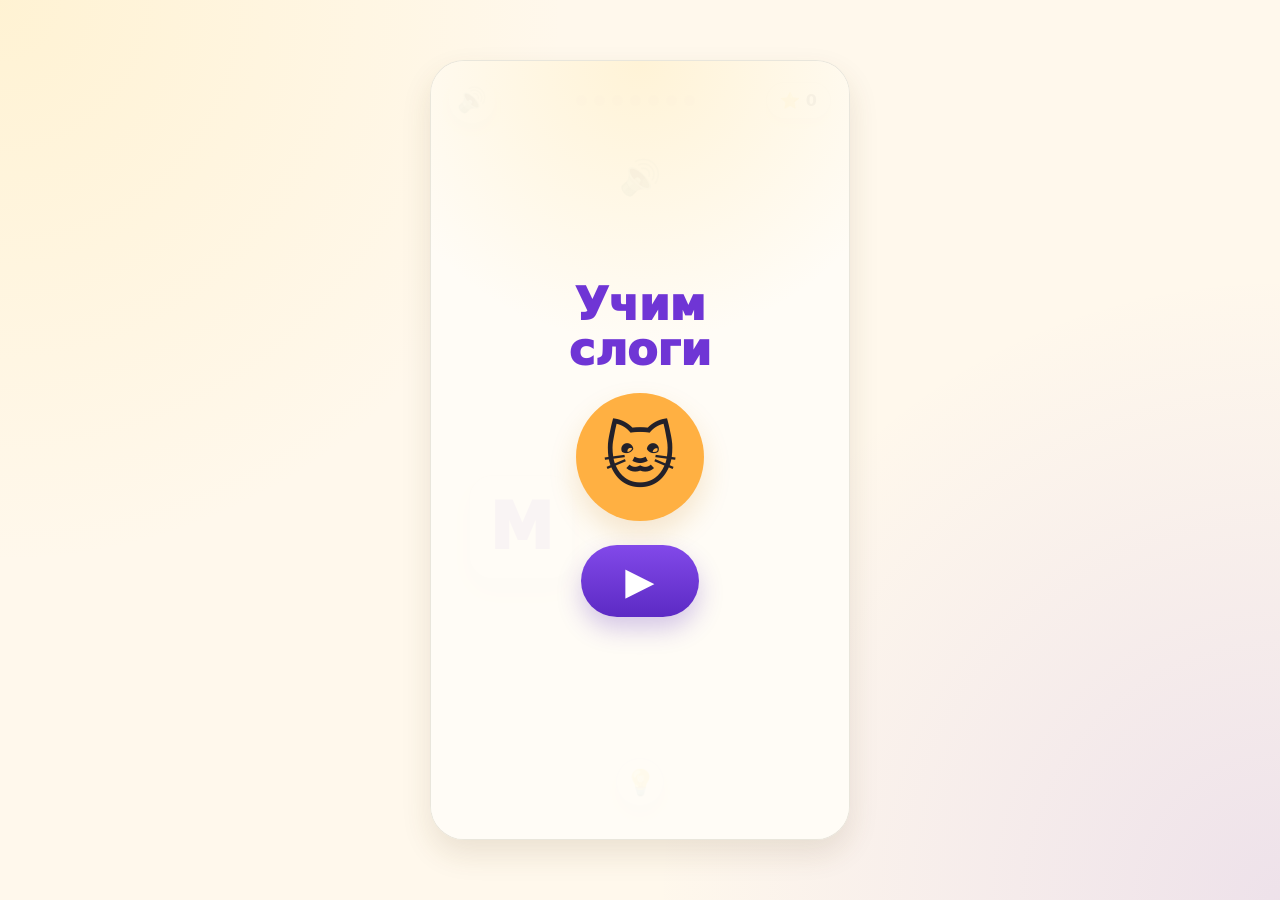
<file: index.html>
<!doctype html>
<html lang="ru">
<head>
  <meta charset="utf-8" />
  <meta name="viewport" content="width=device-width, initial-scale=1, viewport-fit=cover" />
  <title>Учим слоги — audio MVP v8</title>
  <link rel="stylesheet" href="css/styles.css" />
</head>

<body>
  <main class="app">
    <section class="screen" id="screen">
      <div class="topbar">
        <button class="round-btn" id="speakBtn" type="button" aria-label="Слушай / повторить задание"><span aria-hidden="true">🔊</span><span class="sr-only">Слушай / повторить задание</span></button>
        <div class="dots" id="dots" aria-hidden="true"></div>
        <div class="score" aria-label="Звёзды"><span>⭐</span><span id="score">0</span></div>
      </div>

      <div class="prompt" id="prompt">
        <div class="prompt-title" aria-label="Слушай"><span aria-hidden="true">🔊</span><span class="sr-only">Слушай</span></div>
      </div>

      <div class="playfield" id="playfield">
        <div class="source-wrap" id="sourceWrap">
          <div class="letter-card consonant" id="sourceLetter">М</div>
        </div>

        <div class="options" id="options"></div>

        <div class="hint" id="hint">
          <button class="hint-toggle" id="hintToggle" type="button" aria-label="Подсказка" aria-expanded="false"><span aria-hidden="true">💡</span><span class="sr-only">Подсказка</span></button>
          <div class="hint-answer" id="hintAnswer" hidden></div>
        </div>

        <div class="result-card" id="resultCard">
          <div>
            <div class="result-syllable" id="resultSyllable"></div>
            <div class="result-text" id="resultText"></div>
          </div>
        </div>

        <div class="star-burst" id="starBurst"></div>
      </div>

      <div class="start-screen" id="startScreen">
        <div>
          <h1 class="start-title">Учим<br>слоги</h1>
          <div class="cat">🐱</div>
          <button class="primary icon-only start-action" id="startBtn" type="button" aria-label="Начать"><span aria-hidden="true">▶</span><span class="sr-only">Начать</span></button>
        </div>
      </div>

      <div class="mini-pause" id="miniPause" hidden>
        <div class="finish-panel">
          <h2 class="pause-title sr-only">Молодец!</h2>

          <div class="finish-confetti" id="finishConfetti" aria-hidden="true">
            <span>⭐</span><span>✨</span><span>⭐</span><span>✨</span><span>⭐</span><span>✨</span>
          </div>

          <div class="finish-visual" aria-hidden="true">
            <div class="finish-rays"></div>
            <div class="finish-badge">🏆</div>
            <div class="finish-stars">
              <span>⭐</span><span>⭐</span><span>⭐</span>
            </div>
          </div>

          <div class="cat finish-cat" aria-hidden="true">🐱</div>
          <div class="pause-score" aria-label="Звёзды"><span>⭐</span><span id="pauseScore">0</span></div>
          <div class="secondary-row finish-actions" aria-label="Что дальше">
            <button class="secondary icon-only finish-action" id="againBtn" type="button" aria-label="Повторить круг"><span aria-hidden="true">↻</span><span class="sr-only">Повторить круг</span></button>
            <button class="primary icon-only finish-action" id="continueBtn" type="button" aria-label="Следующий круг"><span aria-hidden="true">➜</span><span class="sr-only">Следующий круг</span></button>
            <button class="secondary icon-only finish-action" id="homeBtn" type="button" aria-label="Домой"><span aria-hidden="true">🏠</span><span class="sr-only">Домой</span></button>
          </div>
        </div>
      </div>
    </section>
  </main>

  <script src="js/config.js"></script>
  <script src="js/audio.js"></script>
  <script src="js/game.js"></script>
  <script src="js/drag.js"></script>
  <script src="js/main.js"></script>
</body>
</html>
</file>
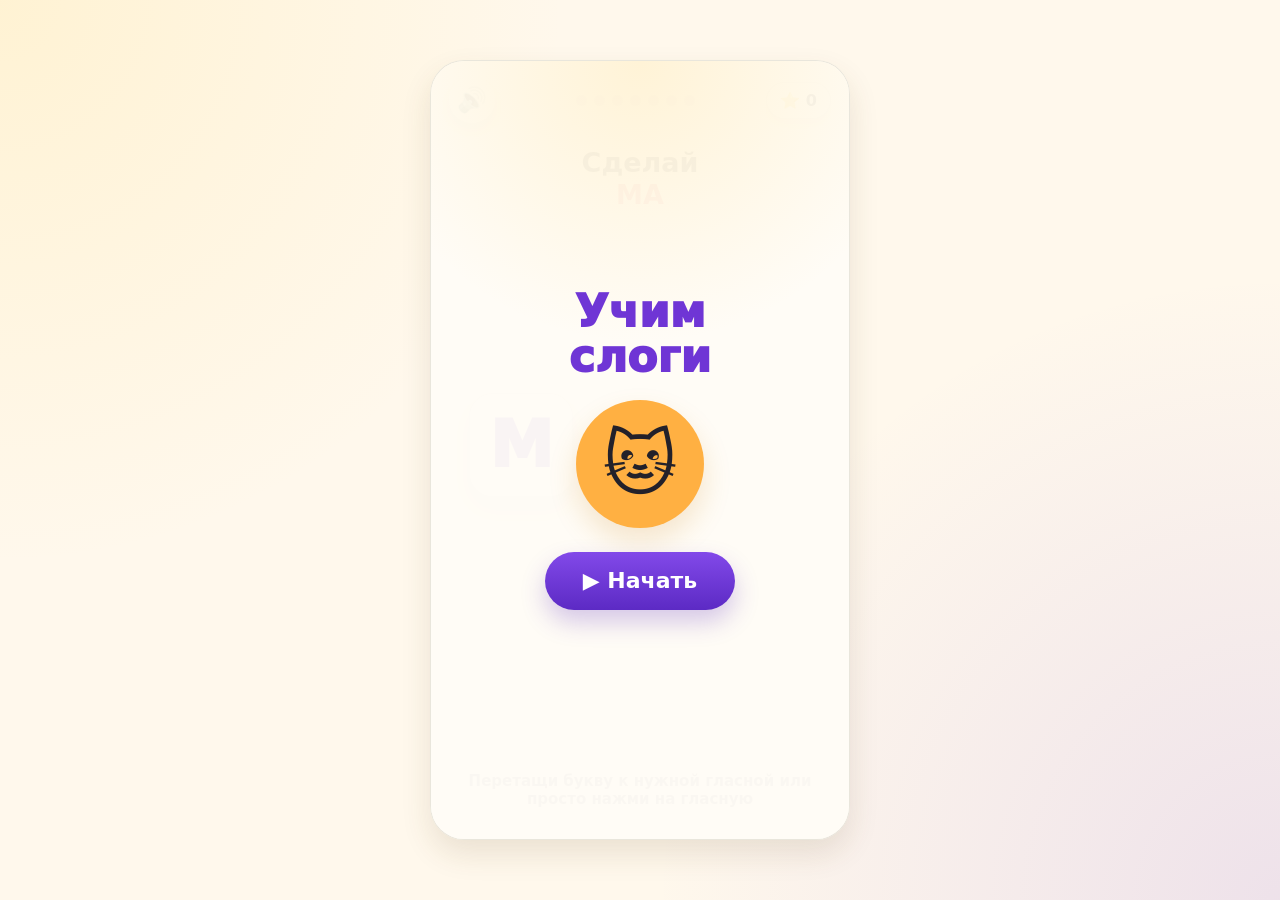
<file: syllable_trainer_audio_mvp.html>
<!doctype html>
<html lang="ru">
<head>
  <meta charset="utf-8" />
  <meta name="viewport" content="width=device-width, initial-scale=1, viewport-fit=cover" />
  <title>Учим слоги — audio MVP</title>
  <style>
    :root {
      --bg: #fff8ec;
      --card: #ffffff;
      --ink: #23212a;
      --muted: #8a8494;
      --purple: #6f35d5;
      --purple-dark: #4c21a2;
      --red: #f24a5b;
      --blue: #3495e7;
      --green: #30b864;
      --yellow: #ffc83d;
      --soft-shadow: 0 14px 30px rgba(92, 67, 25, .12);
      --border: rgba(75, 57, 24, .12);
    }

    * { box-sizing: border-box; -webkit-tap-highlight-color: transparent; }

    html, body {
      margin: 0;
      height: 100%;
      overflow: hidden;
      background:
        radial-gradient(circle at top left, rgba(255, 222, 123, .22), transparent 36%),
        radial-gradient(circle at bottom right, rgba(122, 75, 221, .13), transparent 40%),
        var(--bg);
      font-family: system-ui, -apple-system, BlinkMacSystemFont, "Segoe UI", sans-serif;
      color: var(--ink);
      user-select: none;
      touch-action: none;
    }

    button {
      font: inherit;
      border: 0;
      cursor: pointer;
      touch-action: manipulation;
    }

    .app {
      height: 100dvh;
      width: 100vw;
      display: grid;
      place-items: center;
      padding: 14px;
    }

    .screen {
      width: min(420px, 100%);
      height: min(780px, 100%);
      min-height: 620px;
      background: rgba(255, 254, 249, .86);
      border: 1px solid var(--border);
      border-radius: 34px;
      box-shadow: var(--soft-shadow);
      overflow: hidden;
      position: relative;
      display: flex;
      flex-direction: column;
    }

    .topbar {
      height: 72px;
      display: grid;
      grid-template-columns: 56px 1fr auto;
      align-items: center;
      gap: 10px;
      padding: 14px 18px 8px;
    }

    .round-btn {
      width: 46px;
      height: 46px;
      border-radius: 50%;
      background: var(--card);
      box-shadow: 0 7px 16px rgba(84, 49, 143, .14);
      color: var(--purple);
      font-size: 24px;
      display: grid;
      place-items: center;
    }

    .score {
      background: var(--card);
      border: 1px solid var(--border);
      border-radius: 999px;
      padding: 8px 13px;
      font-weight: 800;
      display: flex;
      align-items: center;
      gap: 6px;
      box-shadow: 0 7px 14px rgba(84, 49, 143, .08);
    }

    .dots {
      display: flex;
      justify-content: center;
      gap: 7px;
    }

    .dot {
      width: 11px;
      height: 11px;
      border-radius: 999px;
      background: #ded9e5;
    }
    .dot.done { background: var(--purple); }

    .prompt {
      text-align: center;
      font-size: 27px;
      line-height: 1.15;
      font-weight: 900;
      margin: 14px 22px 6px;
      min-height: 64px;
      display: grid;
      place-items: center;
    }

    .prompt .target {
      color: var(--red);
      display: inline-block;
      min-width: 54px;
    }

    .playfield {
      position: relative;
      flex: 1;
      min-height: 420px;
      padding: 10px 22px 20px;
    }

    .source-wrap {
      position: absolute;
      left: 34px;
      top: 172px;
      width: 112px;
      height: 112px;
      display: grid;
      place-items: center;
    }

    .letter-card {
      width: 104px;
      height: 104px;
      border-radius: 24px;
      background: var(--card);
      box-shadow: 0 12px 24px rgba(43, 25, 72, .13);
      border: 1px solid rgba(87, 65, 100, .08);
      display: grid;
      place-items: center;
      font-size: 64px;
      line-height: 1;
      font-weight: 950;
      cursor: grab;
      position: relative;
      z-index: 3;
    }

    .letter-card.dragging {
      cursor: grabbing;
      transform: scale(1.05);
      z-index: 30;
      box-shadow: 0 20px 40px rgba(43, 25, 72, .18);
    }

    .consonant { color: var(--purple); text-shadow: 0 2px 0 rgba(0,0,0,.04); }

    .options {
      position: absolute;
      right: 34px;
      top: 110px;
      display: grid;
      gap: 16px;
    }

    .option {
      width: 104px;
      height: 104px;
      border-radius: 24px;
      background: var(--card);
      box-shadow: 0 12px 24px rgba(43, 25, 72, .12);
      border: 2px solid transparent;
      display: grid;
      place-items: center;
      font-size: 64px;
      line-height: 1;
      font-weight: 950;
      transition: transform .12s ease, border-color .12s ease, background .12s ease;
    }

    .option:nth-child(1) { color: var(--red); }
    .option:nth-child(2) { color: var(--blue); }
    .option:nth-child(3) { color: var(--green); }

    .option.hot {
      transform: scale(1.06);
      border-color: rgba(111, 53, 213, .35);
      background: #fbf8ff;
    }

    .hint {
      position: absolute;
      left: 26px;
      right: 26px;
      bottom: 24px;
      min-height: 50px;
      display: grid;
      place-items: center;
      color: var(--muted);
      font-size: 15px;
      font-weight: 700;
      text-align: center;
    }

    .result-card {
      position: absolute;
      left: 50%;
      top: 135px;
      transform: translateX(-50%);
      min-width: 196px;
      min-height: 130px;
      padding: 20px 24px;
      border-radius: 26px;
      background: var(--card);
      box-shadow: 0 16px 32px rgba(43, 25, 72, .14);
      border: 1px solid rgba(87, 65, 100, .08);
      display: none;
      place-items: center;
      text-align: center;
      z-index: 50;
    }

    .result-card.show { display: grid; animation: pop .24s ease both; }

    .result-syllable {
      font-size: 74px;
      line-height: 1;
      font-weight: 950;
      letter-spacing: 3px;
      margin-bottom: 10px;
    }
    .result-syllable .c { color: var(--purple); }
    .result-syllable .v1 { color: var(--red); }
    .result-syllable .v2 { color: var(--blue); }
    .result-syllable .v3 { color: var(--green); }

    .result-text {
      font-size: 20px;
      font-weight: 850;
    }

    .result-text.good { color: var(--purple-dark); }
    .result-text.bad { color: #cc4150; }

    .star-burst {
      position: absolute;
      inset: 0;
      pointer-events: none;
      display: none;
      z-index: 49;
    }
    .star-burst.show { display: block; }
    .burst-star {
      position: absolute;
      font-size: 26px;
      animation: twinkle .65s ease both;
    }

    .mini-pause, .start-screen {
      position: absolute;
      inset: 0;
      z-index: 90;
      background:
        radial-gradient(circle at top, rgba(255, 211, 103, .22), transparent 35%),
        rgba(255, 252, 246, .96);
      display: grid;
      place-items: center;
      padding: 26px;
      text-align: center;
    }

    .mini-pause[hidden], .start-screen[hidden] { display: none; }

    .start-title, .pause-title {
      font-size: 44px;
      line-height: 1.02;
      font-weight: 950;
      color: var(--purple);
      margin: 0 0 20px;
    }

    .cat {
      width: 128px;
      height: 128px;
      border-radius: 50%;
      background: #ffb042;
      display: grid;
      place-items: center;
      font-size: 72px;
      margin: 8px auto 24px;
      box-shadow: 0 14px 28px rgba(198, 125, 17, .18);
    }

    .primary {
      min-width: 190px;
      min-height: 58px;
      border-radius: 999px;
      padding: 15px 28px;
      background: linear-gradient(180deg, #8249e9, #5c2ac4);
      color: white;
      font-size: 22px;
      font-weight: 850;
      box-shadow: 0 12px 24px rgba(89, 43, 189, .25);
    }

    .secondary-row {
      display: flex;
      gap: 12px;
      justify-content: center;
      flex-wrap: wrap;
    }

    .secondary {
      min-height: 48px;
      border-radius: 999px;
      padding: 12px 18px;
      background: var(--card);
      color: var(--purple-dark);
      font-weight: 850;
      box-shadow: 0 8px 18px rgba(84, 49, 143, .12);
    }

    .pause-score {
      display: inline-flex;
      align-items: center;
      justify-content: center;
      gap: 8px;
      background: white;
      border: 1px solid var(--border);
      border-radius: 26px;
      padding: 15px 24px;
      font-size: 34px;
      font-weight: 950;
      margin-bottom: 28px;
      box-shadow: 0 10px 22px rgba(43, 25, 72, .10);
    }

    .screen.shake { animation: shake .28s ease both; }

    @keyframes pop {
      from { opacity: 0; transform: translateX(-50%) scale(.86); }
      to { opacity: 1; transform: translateX(-50%) scale(1); }
    }

    @keyframes twinkle {
      from { opacity: 0; transform: scale(.4) translateY(10px); }
      45% { opacity: 1; }
      to { opacity: 0; transform: scale(1.25) translateY(-12px); }
    }

    @keyframes shake {
      0%, 100% { transform: translateX(0); }
      25% { transform: translateX(-5px); }
      50% { transform: translateX(5px); }
      75% { transform: translateX(-3px); }
    }

    @media (max-height: 680px) {
      .screen { min-height: 560px; }
      .prompt { margin-top: 4px; }
      .source-wrap { top: 145px; }
      .options { top: 92px; }
      .letter-card, .option { width: 92px; height: 92px; font-size: 58px; }
      .source-wrap { width: 96px; height: 96px; }
      .result-card { top: 104px; }
    }
  </style>
</head>

<body>
  <main class="app">
    <section class="screen" id="screen">
      <div class="topbar">
        <button class="round-btn" id="speakBtn" aria-label="Повторить задание">🔊</button>
        <div class="dots" id="dots" aria-hidden="true"></div>
        <div class="score" aria-label="Звёзды"><span>⭐</span><span id="score">0</span></div>
      </div>

      <div class="prompt" id="prompt">Сделай <span class="target">МА</span></div>

      <div class="playfield" id="playfield">
        <div class="source-wrap" id="sourceWrap">
          <div class="letter-card consonant" id="sourceLetter">М</div>
        </div>

        <div class="options" id="options"></div>

        <div class="hint" id="hint">Перетащи букву к нужной гласной или просто нажми на гласную</div>

        <div class="result-card" id="resultCard">
          <div>
            <div class="result-syllable" id="resultSyllable"></div>
            <div class="result-text" id="resultText"></div>
          </div>
        </div>

        <div class="star-burst" id="starBurst"></div>
      </div>

      <div class="start-screen" id="startScreen">
        <div>
          <h1 class="start-title">Учим<br>слоги</h1>
          <div class="cat">🐱</div>
          <button class="primary" id="startBtn">▶ Начать</button>
        </div>
      </div>

      <div class="mini-pause" id="miniPause" hidden>
        <div>
          <h2 class="pause-title">Молодец!</h2>
          <div class="cat">🐱</div>
          <div class="pause-score"><span>⭐</span><span id="pauseScore">0</span></div>
          <div class="secondary-row">
            <button class="secondary" id="againBtn">↻ Ещё раз</button>
            <button class="primary" id="continueBtn">Дальше</button>
          </div>
        </div>
      </div>
    </section>
  </main>

<script>
(() => {
  const consonants = ["М", "Б", "П", "Л", "С"];
  const vowels = ["А", "О", "У", "И"];
  const sessionLength = 7;

  // Файлы должны лежать рядом с HTML в папке audio/
  // Пример: index.html + audio/ma.mp3
  const audioMap = {
    make_syllable: "audio/make_syllable.mp3",
    need: "audio/need.mp3",

    "МА": "audio/ma.mp3",
    "МО": "audio/mo.mp3",
    "МУ": "audio/mu.mp3",
    "МИ": "audio/mi.mp3",

    "БА": "audio/ba.mp3",
    "БО": "audio/bo.mp3",
    "БУ": "audio/bu.mp3",
    "БИ": "audio/bi.mp3",

    "ПА": "audio/pa.mp3",
    "ПО": "audio/po.mp3",
    "ПУ": "audio/pu.mp3",
    "ПИ": "audio/pi.mp3",

    "ЛА": "audio/la.mp3",
    "ЛО": "audio/lo.mp3",
    "ЛУ": "audio/lu.mp3",
    "ЛИ": "audio/li.mp3",

    "СА": "audio/sa.mp3",
    "СО": "audio/so.mp3",
    "СУ": "audio/su.mp3",
    "СИ": "audio/si.mp3"
  };

  const state = {
    score: 0,
    step: 0,
    task: null,
    locked: false,
    drag: null,
    lastTaskKey: null,
    sequenceToken: 0,
    currentAudio: null,
  };

  const els = {
    screen: document.getElementById("screen"),
    speakBtn: document.getElementById("speakBtn"),
    dots: document.getElementById("dots"),
    score: document.getElementById("score"),
    prompt: document.getElementById("prompt"),
    sourceWrap: document.getElementById("sourceWrap"),
    sourceLetter: document.getElementById("sourceLetter"),
    options: document.getElementById("options"),
    resultCard: document.getElementById("resultCard"),
    resultSyllable: document.getElementById("resultSyllable"),
    resultText: document.getElementById("resultText"),
    starBurst: document.getElementById("starBurst"),
    startScreen: document.getElementById("startScreen"),
    startBtn: document.getElementById("startBtn"),
    miniPause: document.getElementById("miniPause"),
    pauseScore: document.getElementById("pauseScore"),
    continueBtn: document.getElementById("continueBtn"),
    againBtn: document.getElementById("againBtn"),
  };

  function shuffle(array) {
    const a = [...array];
    for (let i = a.length - 1; i > 0; i--) {
      const j = Math.floor(Math.random() * (i + 1));
      [a[i], a[j]] = [a[j], a[i]];
    }
    return a;
  }

  function pickDifferent(list, except) {
    const filtered = list.filter(x => x !== except);
    return filtered[Math.floor(Math.random() * filtered.length)];
  }

  function generateTask() {
    let consonant, correct, wrong, key;

    // Небольшая защита от полного повтора предыдущего задания
    for (let i = 0; i < 10; i++) {
      consonant = consonants[Math.floor(Math.random() * consonants.length)];
      correct = vowels[Math.floor(Math.random() * vowels.length)];
      wrong = pickDifferent(vowels, correct);
      key = consonant + correct + wrong;
      if (key !== state.lastTaskKey) break;
    }

    state.lastTaskKey = key;

    // Иногда 3 варианта, чаще 2.
    let options = [correct, wrong];
    if (Math.random() < 0.25) {
      const third = vowels.find(v => v !== correct && v !== wrong);
      options.push(third);
    }

    return {
      consonant,
      correct,
      target: consonant + correct,
      options: shuffle(options)
    };
  }

  function renderDots() {
    els.dots.innerHTML = "";
    for (let i = 0; i < sessionLength; i++) {
      const dot = document.createElement("div");
      dot.className = "dot" + (i < state.step ? " done" : "");
      els.dots.appendChild(dot);
    }
  }

  function renderTask(task) {
    state.task = task;
    state.locked = false;

    els.prompt.innerHTML = `Сделай <span class="target">${task.target}</span>`;
    els.sourceLetter.textContent = task.consonant;
    resetSourcePosition();

    els.options.innerHTML = "";
    task.options.forEach(vowel => {
      const btn = document.createElement("button");
      btn.className = "option";
      btn.type = "button";
      btn.textContent = vowel;
      btn.dataset.vowel = vowel;
      btn.addEventListener("click", () => choose(vowel));
      els.options.appendChild(btn);
    });

    els.resultCard.classList.remove("show");
    els.starBurst.classList.remove("show");
    renderDots();
    playTaskAudio(task.target);
  }


  function wait(ms) {
    return new Promise(resolve => setTimeout(resolve, ms));
  }

  function stopAudioSequence() {
    state.sequenceToken++;
    if (state.currentAudio) {
      try {
        state.currentAudio.pause();
        state.currentAudio.currentTime = 0;
      } catch (e) {}
      state.currentAudio = null;
    }
  }

  function playAudio(key) {
    const src = audioMap[key];

    if (!src) {
      console.warn("No audio source for key:", key);
      return Promise.resolve();
    }

    return new Promise(resolve => {
      const audio = new Audio(src);
      audio.preload = "auto";
      state.currentAudio = audio;

      const finish = () => {
        if (state.currentAudio === audio) state.currentAudio = null;
        resolve();
      };

      audio.addEventListener("ended", finish, { once: true });
      audio.addEventListener("error", () => {
        console.warn("Audio failed:", key, src);
        finish();
      }, { once: true });

      const playPromise = audio.play();
      if (playPromise && typeof playPromise.catch === "function") {
        playPromise.catch(err => {
          console.warn("Audio play blocked/failed:", key, err);
          finish();
        });
      }
    });
  }

  async function playSequence(keys, pauseMs = 120) {
    const token = ++state.sequenceToken;

    for (const key of keys) {
      if (token !== state.sequenceToken) return;
      await playAudio(key);
      if (token !== state.sequenceToken) return;
      await wait(pauseMs);
    }
  }

  function playTaskAudio(target) {
    return playSequence(["make_syllable", target], 130);
  }

  function playSuccessAudio(syllable) {
    return playSequence([syllable], 0);
  }

  function playErrorAudio(actual, target) {
    // "МИ. Нужно МА."
    return playSequence([actual, "need", target], 170);
  }

  function preloadAudio() {
    Object.values(audioMap).forEach(src => {
      const audio = new Audio(src);
      audio.preload = "auto";
      audio.load();
    });
  }

  function coloredSyllable(consonant, vowel) {
    const optionIndex = state.task.options.indexOf(vowel);
    const cls = optionIndex === 0 ? "v1" : optionIndex === 1 ? "v2" : "v3";
    return `<span class="c">${consonant}</span><span class="${cls}">${vowel}</span>`;
  }

  function choose(vowel) {
    if (state.locked) return;
    state.locked = true;
    stopAudioSequence();

    clearHotOptions();

    const syllable = state.task.consonant + vowel;
    const isCorrect = vowel === state.task.correct;

    els.resultSyllable.innerHTML = coloredSyllable(state.task.consonant, vowel);
    els.resultCard.classList.add("show");

    if (isCorrect) {
      els.resultText.className = "result-text good";
      els.resultText.textContent = syllable;
      state.score += 1;
      state.step += 1;
      els.score.textContent = state.score;
      burst();
      playSuccessAudio(syllable);

      setTimeout(() => {
        if (state.step >= sessionLength) {
          showPause();
        } else {
          renderTask(generateTask());
        }
      }, 850);
    } else {
      els.resultText.className = "result-text bad";
      els.resultText.textContent = `Нужно ${state.task.target}`;
      els.screen.classList.add("shake");
      playErrorAudio(syllable, state.task.target);

      setTimeout(() => {
        els.screen.classList.remove("shake");
        els.resultCard.classList.remove("show");
        resetSourcePosition();
        state.locked = false;
        playTaskAudio(state.task.target);
      }, 1500);
    }
  }

  function burst() {
    els.starBurst.innerHTML = "";
    const positions = [
      [20, 24], [72, 20], [18, 58], [78, 56], [48, 16], [52, 64]
    ];
    positions.forEach(([x, y], i) => {
      const star = document.createElement("div");
      star.className = "burst-star";
      star.textContent = "⭐";
      star.style.left = `${x}%`;
      star.style.top = `${y}%`;
      star.style.animationDelay = `${i * 45}ms`;
      els.starBurst.appendChild(star);
    });
    els.starBurst.classList.add("show");
    setTimeout(() => els.starBurst.classList.remove("show"), 750);
  }

  function showPause() {
    renderDots();
    els.pauseScore.textContent = state.score;
    els.miniPause.hidden = false;
    speak("Молодец!");
  }

  function newSession(resetScore = false) {
    if (resetScore) state.score = 0;
    state.step = 0;
    els.score.textContent = state.score;
    els.miniPause.hidden = true;
    renderTask(generateTask());
  }

  function resetSourcePosition() {
    els.sourceLetter.style.transform = "";
    els.sourceLetter.classList.remove("dragging");
  }

  function clearHotOptions() {
    els.options.querySelectorAll(".option").forEach(o => o.classList.remove("hot"));
  }

  function optionAtPoint(x, y) {
    const options = [...els.options.querySelectorAll(".option")];
    return options.find(el => {
      const r = el.getBoundingClientRect();
      return x >= r.left && x <= r.right && y >= r.top && y <= r.bottom;
    });
  }

  function onPointerDown(e) {
    if (state.locked) return;
    e.preventDefault();

    const r = els.sourceLetter.getBoundingClientRect();
    state.drag = {
      pointerId: e.pointerId,
      startX: e.clientX,
      startY: e.clientY,
      baseLeft: r.left,
      baseTop: r.top,
    };

    els.sourceLetter.setPointerCapture(e.pointerId);
    els.sourceLetter.classList.add("dragging");
  }

  function onPointerMove(e) {
    if (!state.drag || state.drag.pointerId !== e.pointerId || state.locked) return;
    e.preventDefault();

    const dx = e.clientX - state.drag.startX;
    const dy = e.clientY - state.drag.startY;

    els.sourceLetter.style.transform = `translate(${dx}px, ${dy}px) scale(1.05)`;

    clearHotOptions();
    const hot = optionAtPoint(e.clientX, e.clientY);
    if (hot) hot.classList.add("hot");
  }

  function onPointerUp(e) {
    if (!state.drag || state.drag.pointerId !== e.pointerId || state.locked) return;
    e.preventDefault();

    const target = optionAtPoint(e.clientX, e.clientY);
    state.drag = null;
    els.sourceLetter.classList.remove("dragging");

    if (target) {
      choose(target.dataset.vowel);
    } else {
      resetSourcePosition();
      clearHotOptions();
    }
  }

  els.sourceLetter.addEventListener("pointerdown", onPointerDown);
  els.sourceLetter.addEventListener("pointermove", onPointerMove);
  els.sourceLetter.addEventListener("pointerup", onPointerUp);
  els.sourceLetter.addEventListener("pointercancel", onPointerUp);

  els.speakBtn.addEventListener("click", () => {
    if (state.task) {
      stopAudioSequence();
      playTaskAudio(state.task.target);
    }
  });

  els.startBtn.addEventListener("click", () => {
    preloadAudio();
    els.startScreen.hidden = true;
    newSession(true);
  });

  els.continueBtn.addEventListener("click", () => newSession(false));
  els.againBtn.addEventListener("click", () => newSession(true));

  renderDots();
})();
</script>
</body>
</html>
</file>
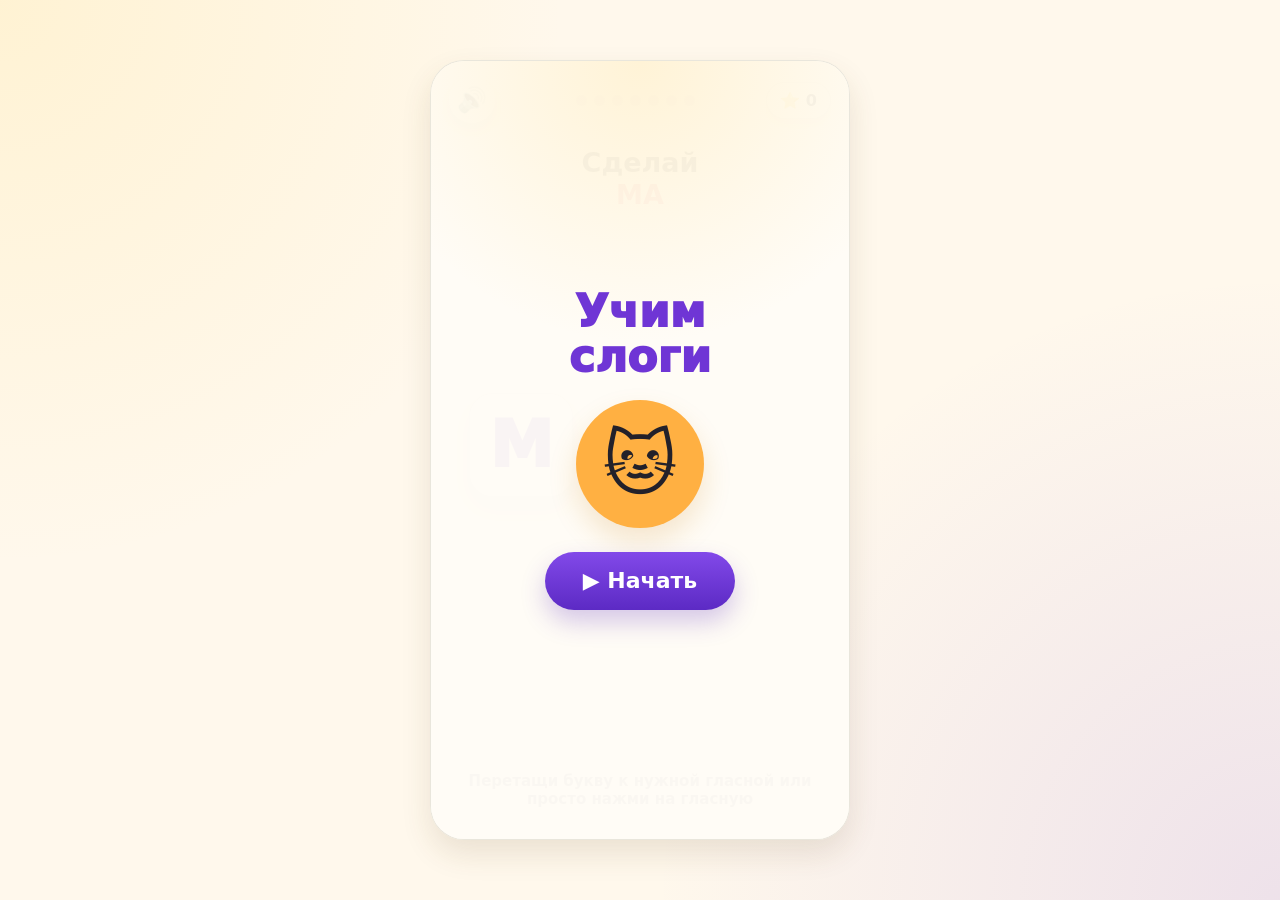
<file: syllable_trainer_audio_mvp_v2_sequential.html>
<!doctype html>
<html lang="ru">
<head>
  <meta charset="utf-8" />
  <meta name="viewport" content="width=device-width, initial-scale=1, viewport-fit=cover" />
  <title>Учим слоги — audio MVP</title>
  <style>
    :root {
      --bg: #fff8ec;
      --card: #ffffff;
      --ink: #23212a;
      --muted: #8a8494;
      --purple: #6f35d5;
      --purple-dark: #4c21a2;
      --red: #f24a5b;
      --blue: #3495e7;
      --green: #30b864;
      --yellow: #ffc83d;
      --soft-shadow: 0 14px 30px rgba(92, 67, 25, .12);
      --border: rgba(75, 57, 24, .12);
    }

    * { box-sizing: border-box; -webkit-tap-highlight-color: transparent; }

    html, body {
      margin: 0;
      height: 100%;
      overflow: hidden;
      background:
        radial-gradient(circle at top left, rgba(255, 222, 123, .22), transparent 36%),
        radial-gradient(circle at bottom right, rgba(122, 75, 221, .13), transparent 40%),
        var(--bg);
      font-family: system-ui, -apple-system, BlinkMacSystemFont, "Segoe UI", sans-serif;
      color: var(--ink);
      user-select: none;
      touch-action: none;
    }

    button {
      font: inherit;
      border: 0;
      cursor: pointer;
      touch-action: manipulation;
    }

    .app {
      height: 100dvh;
      width: 100vw;
      display: grid;
      place-items: center;
      padding: 14px;
    }

    .screen {
      width: min(420px, 100%);
      height: min(780px, 100%);
      min-height: 620px;
      background: rgba(255, 254, 249, .86);
      border: 1px solid var(--border);
      border-radius: 34px;
      box-shadow: var(--soft-shadow);
      overflow: hidden;
      position: relative;
      display: flex;
      flex-direction: column;
    }

    .topbar {
      height: 72px;
      display: grid;
      grid-template-columns: 56px 1fr auto;
      align-items: center;
      gap: 10px;
      padding: 14px 18px 8px;
    }

    .round-btn {
      width: 46px;
      height: 46px;
      border-radius: 50%;
      background: var(--card);
      box-shadow: 0 7px 16px rgba(84, 49, 143, .14);
      color: var(--purple);
      font-size: 24px;
      display: grid;
      place-items: center;
    }

    .score {
      background: var(--card);
      border: 1px solid var(--border);
      border-radius: 999px;
      padding: 8px 13px;
      font-weight: 800;
      display: flex;
      align-items: center;
      gap: 6px;
      box-shadow: 0 7px 14px rgba(84, 49, 143, .08);
    }

    .dots {
      display: flex;
      justify-content: center;
      gap: 7px;
    }

    .dot {
      width: 11px;
      height: 11px;
      border-radius: 999px;
      background: #ded9e5;
    }
    .dot.done { background: var(--purple); }

    .prompt {
      text-align: center;
      font-size: 27px;
      line-height: 1.15;
      font-weight: 900;
      margin: 14px 22px 6px;
      min-height: 64px;
      display: grid;
      place-items: center;
    }

    .prompt .target {
      color: var(--red);
      display: inline-block;
      min-width: 54px;
    }

    .playfield {
      position: relative;
      flex: 1;
      min-height: 420px;
      padding: 10px 22px 20px;
    }

    .source-wrap {
      position: absolute;
      left: 34px;
      top: 172px;
      width: 112px;
      height: 112px;
      display: grid;
      place-items: center;
    }

    .letter-card {
      width: 104px;
      height: 104px;
      border-radius: 24px;
      background: var(--card);
      box-shadow: 0 12px 24px rgba(43, 25, 72, .13);
      border: 1px solid rgba(87, 65, 100, .08);
      display: grid;
      place-items: center;
      font-size: 64px;
      line-height: 1;
      font-weight: 950;
      cursor: grab;
      position: relative;
      z-index: 3;
    }

    .letter-card.dragging {
      cursor: grabbing;
      transform: scale(1.05);
      z-index: 30;
      box-shadow: 0 20px 40px rgba(43, 25, 72, .18);
    }

    .consonant { color: var(--purple); text-shadow: 0 2px 0 rgba(0,0,0,.04); }

    .options {
      position: absolute;
      right: 34px;
      top: 110px;
      display: grid;
      gap: 16px;
    }

    .option {
      width: 104px;
      height: 104px;
      border-radius: 24px;
      background: var(--card);
      box-shadow: 0 12px 24px rgba(43, 25, 72, .12);
      border: 2px solid transparent;
      display: grid;
      place-items: center;
      font-size: 64px;
      line-height: 1;
      font-weight: 950;
      transition: transform .12s ease, border-color .12s ease, background .12s ease;
    }

    .option:nth-child(1) { color: var(--red); }
    .option:nth-child(2) { color: var(--blue); }
    .option:nth-child(3) { color: var(--green); }

    .option.hot {
      transform: scale(1.06);
      border-color: rgba(111, 53, 213, .35);
      background: #fbf8ff;
    }

    .hint {
      position: absolute;
      left: 26px;
      right: 26px;
      bottom: 24px;
      min-height: 50px;
      display: grid;
      place-items: center;
      color: var(--muted);
      font-size: 15px;
      font-weight: 700;
      text-align: center;
    }

    .result-card {
      position: absolute;
      left: 50%;
      top: 135px;
      transform: translateX(-50%);
      min-width: 196px;
      min-height: 130px;
      padding: 20px 24px;
      border-radius: 26px;
      background: var(--card);
      box-shadow: 0 16px 32px rgba(43, 25, 72, .14);
      border: 1px solid rgba(87, 65, 100, .08);
      display: none;
      place-items: center;
      text-align: center;
      z-index: 50;
    }

    .result-card.show { display: grid; animation: pop .24s ease both; }

    .result-syllable {
      font-size: 74px;
      line-height: 1;
      font-weight: 950;
      letter-spacing: 3px;
      margin-bottom: 10px;
    }
    .result-syllable .c { color: var(--purple); }
    .result-syllable .v1 { color: var(--red); }
    .result-syllable .v2 { color: var(--blue); }
    .result-syllable .v3 { color: var(--green); }

    .result-text {
      font-size: 20px;
      font-weight: 850;
    }

    .result-text.good { color: var(--purple-dark); }
    .result-text.bad { color: #cc4150; }

    .star-burst {
      position: absolute;
      inset: 0;
      pointer-events: none;
      display: none;
      z-index: 49;
    }
    .star-burst.show { display: block; }
    .burst-star {
      position: absolute;
      font-size: 26px;
      animation: twinkle .65s ease both;
    }

    .mini-pause, .start-screen {
      position: absolute;
      inset: 0;
      z-index: 90;
      background:
        radial-gradient(circle at top, rgba(255, 211, 103, .22), transparent 35%),
        rgba(255, 252, 246, .96);
      display: grid;
      place-items: center;
      padding: 26px;
      text-align: center;
    }

    .mini-pause[hidden], .start-screen[hidden] { display: none; }

    .start-title, .pause-title {
      font-size: 44px;
      line-height: 1.02;
      font-weight: 950;
      color: var(--purple);
      margin: 0 0 20px;
    }

    .cat {
      width: 128px;
      height: 128px;
      border-radius: 50%;
      background: #ffb042;
      display: grid;
      place-items: center;
      font-size: 72px;
      margin: 8px auto 24px;
      box-shadow: 0 14px 28px rgba(198, 125, 17, .18);
    }

    .primary {
      min-width: 190px;
      min-height: 58px;
      border-radius: 999px;
      padding: 15px 28px;
      background: linear-gradient(180deg, #8249e9, #5c2ac4);
      color: white;
      font-size: 22px;
      font-weight: 850;
      box-shadow: 0 12px 24px rgba(89, 43, 189, .25);
    }

    .secondary-row {
      display: flex;
      gap: 12px;
      justify-content: center;
      flex-wrap: wrap;
    }

    .secondary {
      min-height: 48px;
      border-radius: 999px;
      padding: 12px 18px;
      background: var(--card);
      color: var(--purple-dark);
      font-weight: 850;
      box-shadow: 0 8px 18px rgba(84, 49, 143, .12);
    }

    .pause-score {
      display: inline-flex;
      align-items: center;
      justify-content: center;
      gap: 8px;
      background: white;
      border: 1px solid var(--border);
      border-radius: 26px;
      padding: 15px 24px;
      font-size: 34px;
      font-weight: 950;
      margin-bottom: 28px;
      box-shadow: 0 10px 22px rgba(43, 25, 72, .10);
    }

    .screen.shake { animation: shake .28s ease both; }

    @keyframes pop {
      from { opacity: 0; transform: translateX(-50%) scale(.86); }
      to { opacity: 1; transform: translateX(-50%) scale(1); }
    }

    @keyframes twinkle {
      from { opacity: 0; transform: scale(.4) translateY(10px); }
      45% { opacity: 1; }
      to { opacity: 0; transform: scale(1.25) translateY(-12px); }
    }

    @keyframes shake {
      0%, 100% { transform: translateX(0); }
      25% { transform: translateX(-5px); }
      50% { transform: translateX(5px); }
      75% { transform: translateX(-3px); }
    }

    @media (max-height: 680px) {
      .screen { min-height: 560px; }
      .prompt { margin-top: 4px; }
      .source-wrap { top: 145px; }
      .options { top: 92px; }
      .letter-card, .option { width: 92px; height: 92px; font-size: 58px; }
      .source-wrap { width: 96px; height: 96px; }
      .result-card { top: 104px; }
    }
  </style>
</head>

<body>
  <main class="app">
    <section class="screen" id="screen">
      <div class="topbar">
        <button class="round-btn" id="speakBtn" aria-label="Повторить задание">🔊</button>
        <div class="dots" id="dots" aria-hidden="true"></div>
        <div class="score" aria-label="Звёзды"><span>⭐</span><span id="score">0</span></div>
      </div>

      <div class="prompt" id="prompt">Сделай <span class="target">МА</span></div>

      <div class="playfield" id="playfield">
        <div class="source-wrap" id="sourceWrap">
          <div class="letter-card consonant" id="sourceLetter">М</div>
        </div>

        <div class="options" id="options"></div>

        <div class="hint" id="hint">Перетащи букву к нужной гласной или просто нажми на гласную</div>

        <div class="result-card" id="resultCard">
          <div>
            <div class="result-syllable" id="resultSyllable"></div>
            <div class="result-text" id="resultText"></div>
          </div>
        </div>

        <div class="star-burst" id="starBurst"></div>
      </div>

      <div class="start-screen" id="startScreen">
        <div>
          <h1 class="start-title">Учим<br>слоги</h1>
          <div class="cat">🐱</div>
          <button class="primary" id="startBtn">▶ Начать</button>
        </div>
      </div>

      <div class="mini-pause" id="miniPause" hidden>
        <div>
          <h2 class="pause-title">Молодец!</h2>
          <div class="cat">🐱</div>
          <div class="pause-score"><span>⭐</span><span id="pauseScore">0</span></div>
          <div class="secondary-row">
            <button class="secondary" id="againBtn">↻ Ещё раз</button>
            <button class="primary" id="continueBtn">Дальше</button>
          </div>
        </div>
      </div>
    </section>
  </main>

<script>
(() => {
  const consonants = ["М", "Б", "П", "Л", "С"];
  const vowels = ["А", "О", "У", "И"];
  const sessionLength = 7;

  // Файлы должны лежать рядом с HTML в папке audio/
  // Пример: index.html + audio/ma.mp3
  const audioMap = {
    make_syllable: "audio/make_syllable.mp3",
    need: "audio/need.mp3",

    "МА": "audio/ma.mp3",
    "МО": "audio/mo.mp3",
    "МУ": "audio/mu.mp3",
    "МИ": "audio/mi.mp3",

    "БА": "audio/ba.mp3",
    "БО": "audio/bo.mp3",
    "БУ": "audio/bu.mp3",
    "БИ": "audio/bi.mp3",

    "ПА": "audio/pa.mp3",
    "ПО": "audio/po.mp3",
    "ПУ": "audio/pu.mp3",
    "ПИ": "audio/pi.mp3",

    "ЛА": "audio/la.mp3",
    "ЛО": "audio/lo.mp3",
    "ЛУ": "audio/lu.mp3",
    "ЛИ": "audio/li.mp3",

    "СА": "audio/sa.mp3",
    "СО": "audio/so.mp3",
    "СУ": "audio/su.mp3",
    "СИ": "audio/si.mp3"
  };

  const state = {
    score: 0,
    step: 0,
    task: null,
    locked: false,
    drag: null,
    lastTaskKey: null,
    sequenceToken: 0,
    currentAudio: null,
  };

  const els = {
    screen: document.getElementById("screen"),
    speakBtn: document.getElementById("speakBtn"),
    dots: document.getElementById("dots"),
    score: document.getElementById("score"),
    prompt: document.getElementById("prompt"),
    sourceWrap: document.getElementById("sourceWrap"),
    sourceLetter: document.getElementById("sourceLetter"),
    options: document.getElementById("options"),
    resultCard: document.getElementById("resultCard"),
    resultSyllable: document.getElementById("resultSyllable"),
    resultText: document.getElementById("resultText"),
    starBurst: document.getElementById("starBurst"),
    startScreen: document.getElementById("startScreen"),
    startBtn: document.getElementById("startBtn"),
    miniPause: document.getElementById("miniPause"),
    pauseScore: document.getElementById("pauseScore"),
    continueBtn: document.getElementById("continueBtn"),
    againBtn: document.getElementById("againBtn"),
  };

  function shuffle(array) {
    const a = [...array];
    for (let i = a.length - 1; i > 0; i--) {
      const j = Math.floor(Math.random() * (i + 1));
      [a[i], a[j]] = [a[j], a[i]];
    }
    return a;
  }

  function pickDifferent(list, except) {
    const filtered = list.filter(x => x !== except);
    return filtered[Math.floor(Math.random() * filtered.length)];
  }

  function generateTask() {
    let consonant, correct, wrong, key;

    // Небольшая защита от полного повтора предыдущего задания
    for (let i = 0; i < 10; i++) {
      consonant = consonants[Math.floor(Math.random() * consonants.length)];
      correct = vowels[Math.floor(Math.random() * vowels.length)];
      wrong = pickDifferent(vowels, correct);
      key = consonant + correct + wrong;
      if (key !== state.lastTaskKey) break;
    }

    state.lastTaskKey = key;

    // Иногда 3 варианта, чаще 2.
    let options = [correct, wrong];
    if (Math.random() < 0.25) {
      const third = vowels.find(v => v !== correct && v !== wrong);
      options.push(third);
    }

    return {
      consonant,
      correct,
      target: consonant + correct,
      options: shuffle(options)
    };
  }

  function renderDots() {
    els.dots.innerHTML = "";
    for (let i = 0; i < sessionLength; i++) {
      const dot = document.createElement("div");
      dot.className = "dot" + (i < state.step ? " done" : "");
      els.dots.appendChild(dot);
    }
  }

  function renderTask(task) {
    state.task = task;
    state.locked = false;

    els.prompt.innerHTML = `Сделай <span class="target">${task.target}</span>`;
    els.sourceLetter.textContent = task.consonant;
    resetSourcePosition();

    els.options.innerHTML = "";
    task.options.forEach(vowel => {
      const btn = document.createElement("button");
      btn.className = "option";
      btn.type = "button";
      btn.textContent = vowel;
      btn.dataset.vowel = vowel;
      btn.addEventListener("click", () => choose(vowel));
      els.options.appendChild(btn);
    });

    els.resultCard.classList.remove("show");
    els.starBurst.classList.remove("show");
    renderDots();
    playTaskAudio(task.target);
  }


  function wait(ms) {
    return new Promise(resolve => setTimeout(resolve, ms));
  }

  function stopAudioSequence() {
    state.sequenceToken++;
    if (state.currentAudio) {
      try {
        state.currentAudio.pause();
        state.currentAudio.currentTime = 0;
      } catch (e) {}
      state.currentAudio = null;
    }
  }

  function playAudio(key) {
    const src = audioMap[key];

    if (!src) {
      console.warn("No audio source for key:", key);
      return Promise.resolve();
    }

    return new Promise(resolve => {
      const audio = new Audio(src);
      audio.preload = "auto";
      state.currentAudio = audio;

      let done = false;
      const finish = () => {
        if (done) return;
        done = true;
        clearTimeout(fallbackTimer);
        if (state.currentAudio === audio) state.currentAudio = null;
        resolve();
      };

      // Нормальная логика ждёт ended/error. Таймер — только страховка,
      // чтобы приложение не зависло, если браузер не отдаст событие.
      const fallbackTimer = setTimeout(finish, 5000);

      audio.addEventListener("ended", finish, { once: true });
      audio.addEventListener("error", () => {
        console.warn("Audio failed:", key, src);
        finish();
      }, { once: true });

      const playPromise = audio.play();
      if (playPromise && typeof playPromise.catch === "function") {
        playPromise.catch(err => {
          console.warn("Audio play blocked/failed:", key, err);
          finish();
        });
      }
    });
  }

  async function playSequence(keys, pauseMs = 120) {
    const token = ++state.sequenceToken;

    for (const key of keys) {
      if (token !== state.sequenceToken) return;
      await playAudio(key);
      if (token !== state.sequenceToken) return;
      await wait(pauseMs);
    }
  }

  function playTaskAudio(target) {
    return playSequence(["make_syllable", target], 130);
  }

  function playSuccessAudio(syllable) {
    return playSequence([syllable], 0);
  }

  function playErrorAudio(actual, target) {
    // "МИ. Нужно МА."
    return playSequence([actual, "need", target], 170);
  }

  function preloadAudio() {
    Object.values(audioMap).forEach(src => {
      const audio = new Audio(src);
      audio.preload = "auto";
      audio.load();
    });
  }

  function coloredSyllable(consonant, vowel) {
    const optionIndex = state.task.options.indexOf(vowel);
    const cls = optionIndex === 0 ? "v1" : optionIndex === 1 ? "v2" : "v3";
    return `<span class="c">${consonant}</span><span class="${cls}">${vowel}</span>`;
  }

  async function choose(vowel) {
    if (state.locked) return;
    state.locked = true;
    stopAudioSequence();

    clearHotOptions();

    const syllable = state.task.consonant + vowel;
    const target = state.task.target;
    const isCorrect = vowel === state.task.correct;

    els.resultSyllable.innerHTML = coloredSyllable(state.task.consonant, vowel);
    els.resultCard.classList.add("show");

    if (isCorrect) {
      els.resultText.className = "result-text good";
      els.resultText.textContent = syllable;
      state.score += 1;
      state.step += 1;
      els.score.textContent = state.score;
      burst();

      // Ждём фактического окончания файла слога.
      await playSuccessAudio(syllable);
      await wait(250);

      if (state.step >= sessionLength) {
        showPause();
      } else {
        renderTask(generateTask());
      }
    } else {
      els.resultText.className = "result-text bad";
      els.resultText.textContent = `Нужно ${target}`;
      els.screen.classList.add("shake");

      // Ждём полную цепочку: [ошибочный слог] → [need] → [цель].
      // Никаких фиксированных 1500 мс.
      await playErrorAudio(syllable, target);
      await wait(250);

      els.screen.classList.remove("shake");
      els.resultCard.classList.remove("show");
      resetSourcePosition();
      state.locked = false;

      // Повтор задания начинается только после полного окончания ошибки.
      await playTaskAudio(target);
    }
  }

  function burst() {
    els.starBurst.innerHTML = "";
    const positions = [
      [20, 24], [72, 20], [18, 58], [78, 56], [48, 16], [52, 64]
    ];
    positions.forEach(([x, y], i) => {
      const star = document.createElement("div");
      star.className = "burst-star";
      star.textContent = "⭐";
      star.style.left = `${x}%`;
      star.style.top = `${y}%`;
      star.style.animationDelay = `${i * 45}ms`;
      els.starBurst.appendChild(star);
    });
    els.starBurst.classList.add("show");
    setTimeout(() => els.starBurst.classList.remove("show"), 750);
  }

  function showPause() {
    renderDots();
    els.pauseScore.textContent = state.score;
    els.miniPause.hidden = false;
    speak("Молодец!");
  }

  function newSession(resetScore = false) {
    if (resetScore) state.score = 0;
    state.step = 0;
    els.score.textContent = state.score;
    els.miniPause.hidden = true;
    renderTask(generateTask());
  }

  function resetSourcePosition() {
    els.sourceLetter.style.transform = "";
    els.sourceLetter.classList.remove("dragging");
  }

  function clearHotOptions() {
    els.options.querySelectorAll(".option").forEach(o => o.classList.remove("hot"));
  }

  function optionAtPoint(x, y) {
    const options = [...els.options.querySelectorAll(".option")];
    return options.find(el => {
      const r = el.getBoundingClientRect();
      return x >= r.left && x <= r.right && y >= r.top && y <= r.bottom;
    });
  }

  function onPointerDown(e) {
    if (state.locked) return;
    e.preventDefault();

    const r = els.sourceLetter.getBoundingClientRect();
    state.drag = {
      pointerId: e.pointerId,
      startX: e.clientX,
      startY: e.clientY,
      baseLeft: r.left,
      baseTop: r.top,
    };

    els.sourceLetter.setPointerCapture(e.pointerId);
    els.sourceLetter.classList.add("dragging");
  }

  function onPointerMove(e) {
    if (!state.drag || state.drag.pointerId !== e.pointerId || state.locked) return;
    e.preventDefault();

    const dx = e.clientX - state.drag.startX;
    const dy = e.clientY - state.drag.startY;

    els.sourceLetter.style.transform = `translate(${dx}px, ${dy}px) scale(1.05)`;

    clearHotOptions();
    const hot = optionAtPoint(e.clientX, e.clientY);
    if (hot) hot.classList.add("hot");
  }

  function onPointerUp(e) {
    if (!state.drag || state.drag.pointerId !== e.pointerId || state.locked) return;
    e.preventDefault();

    const target = optionAtPoint(e.clientX, e.clientY);
    state.drag = null;
    els.sourceLetter.classList.remove("dragging");

    if (target) {
      choose(target.dataset.vowel);
    } else {
      resetSourcePosition();
      clearHotOptions();
    }
  }

  els.sourceLetter.addEventListener("pointerdown", onPointerDown);
  els.sourceLetter.addEventListener("pointermove", onPointerMove);
  els.sourceLetter.addEventListener("pointerup", onPointerUp);
  els.sourceLetter.addEventListener("pointercancel", onPointerUp);

  els.speakBtn.addEventListener("click", () => {
    if (state.task) {
      stopAudioSequence();
      playTaskAudio(state.task.target);
    }
  });

  els.startBtn.addEventListener("click", () => {
    preloadAudio();
    els.startScreen.hidden = true;
    newSession(true);
  });

  els.continueBtn.addEventListener("click", () => newSession(false));
  els.againBtn.addEventListener("click", () => newSession(true));

  renderDots();
})();
</script>
</body>
</html>
</file>
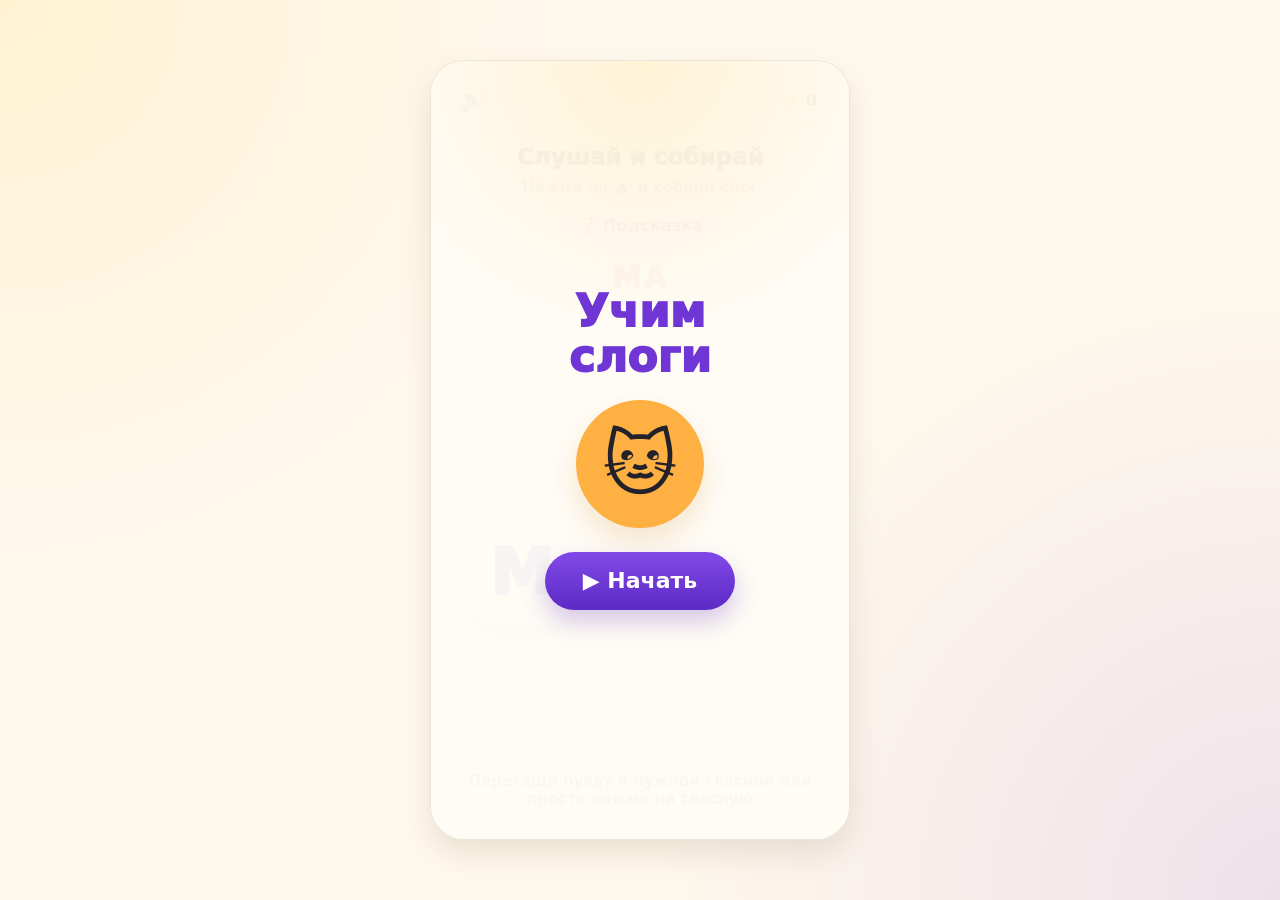
<file: syllable_trainer_audio_mvp_v4_hint_success.html>
<!doctype html>
<html lang="ru">
<head>
  <meta charset="utf-8" />
  <meta name="viewport" content="width=device-width, initial-scale=1, viewport-fit=cover" />
  <title>Учим слоги — audio MVP</title>
  <style>
    :root {
      --bg: #fff8ec;
      --card: #ffffff;
      --ink: #23212a;
      --muted: #8a8494;
      --purple: #6f35d5;
      --purple-dark: #4c21a2;
      --red: #f24a5b;
      --blue: #3495e7;
      --green: #30b864;
      --yellow: #ffc83d;
      --soft-shadow: 0 14px 30px rgba(92, 67, 25, .12);
      --border: rgba(75, 57, 24, .12);
    }

    * { box-sizing: border-box; -webkit-tap-highlight-color: transparent; }

    html, body {
      margin: 0;
      height: 100%;
      overflow: hidden;
      background:
        radial-gradient(circle at top left, rgba(255, 222, 123, .22), transparent 36%),
        radial-gradient(circle at bottom right, rgba(122, 75, 221, .13), transparent 40%),
        var(--bg);
      font-family: system-ui, -apple-system, BlinkMacSystemFont, "Segoe UI", sans-serif;
      color: var(--ink);
      user-select: none;
      touch-action: none;
    }

    button {
      font: inherit;
      border: 0;
      cursor: pointer;
      touch-action: manipulation;
    }

    .app {
      height: 100dvh;
      width: 100vw;
      display: grid;
      place-items: center;
      padding: 14px;
    }

    .screen {
      width: min(420px, 100%);
      height: min(780px, 100%);
      min-height: 620px;
      background: rgba(255, 254, 249, .86);
      border: 1px solid var(--border);
      border-radius: 34px;
      box-shadow: var(--soft-shadow);
      overflow: hidden;
      position: relative;
      display: flex;
      flex-direction: column;
    }

    .topbar {
      height: 72px;
      display: grid;
      grid-template-columns: 56px 1fr auto;
      align-items: center;
      gap: 10px;
      padding: 14px 18px 8px;
    }

    .round-btn {
      width: 46px;
      height: 46px;
      border-radius: 50%;
      background: var(--card);
      box-shadow: 0 7px 16px rgba(84, 49, 143, .14);
      color: var(--purple);
      font-size: 24px;
      display: grid;
      place-items: center;
    }

    .score {
      background: var(--card);
      border: 1px solid var(--border);
      border-radius: 999px;
      padding: 8px 13px;
      font-weight: 800;
      display: flex;
      align-items: center;
      gap: 6px;
      box-shadow: 0 7px 14px rgba(84, 49, 143, .08);
    }

    .dots {
      display: flex;
      justify-content: center;
      gap: 7px;
    }

    .dot {
      width: 11px;
      height: 11px;
      border-radius: 999px;
      background: #ded9e5;
    }
    .dot.done { background: var(--purple); }

    .prompt {
      text-align: center;
      margin: 12px 22px 4px;
      min-height: 118px;
      display: grid;
      place-items: center;
      gap: 8px;
    }

    .prompt-title {
      font-size: 23px;
      line-height: 1.1;
      font-weight: 950;
      color: var(--ink);
    }

    .prompt-subtitle {
      font-size: 15px;
      line-height: 1.2;
      color: var(--muted);
      font-weight: 700;
    }

    .hint-toggle {
      min-height: 42px;
      border-radius: 999px;
      padding: 10px 16px;
      background: rgba(111, 53, 213, .08);
      color: var(--purple);
      border: 1px solid rgba(111, 53, 213, .14);
      font-weight: 850;
      display: inline-flex;
      align-items: center;
      justify-content: center;
      gap: 8px;
      box-shadow: 0 8px 16px rgba(84, 49, 143, .08);
    }

    .hint-answer {
      min-width: 86px;
      min-height: 44px;
      padding: 8px 18px;
      border-radius: 16px;
      background: var(--card);
      color: var(--red);
      border: 1px solid rgba(87, 65, 100, .08);
      box-shadow: 0 10px 18px rgba(43, 25, 72, .08);
      font-size: 30px;
      line-height: 1;
      font-weight: 950;
      letter-spacing: 2px;
      display: grid;
      place-items: center;
    }


    .playfield {
      position: relative;
      flex: 1;
      min-height: 420px;
      padding: 10px 22px 20px;
    }

    .source-wrap {
      position: absolute;
      left: 34px;
      top: 50%;
      transform: translateY(-50%);
      width: 112px;
      height: 112px;
      display: grid;
      place-items: center;
    }

    .letter-card {
      width: 104px;
      height: 104px;
      border-radius: 24px;
      background: var(--card);
      box-shadow: 0 12px 24px rgba(43, 25, 72, .13);
      border: 1px solid rgba(87, 65, 100, .08);
      display: grid;
      place-items: center;
      font-size: 64px;
      line-height: 1;
      font-weight: 950;
      cursor: grab;
      position: relative;
      z-index: 3;
    }

    .letter-card.dragging {
      cursor: grabbing;
      transform: scale(1.05);
      z-index: 30;
      box-shadow: 0 20px 40px rgba(43, 25, 72, .18);
    }

    .consonant { color: var(--purple); text-shadow: 0 2px 0 rgba(0,0,0,.04); }

    .options {
      position: absolute;
      right: 34px;
      top: 50%;
      transform: translateY(-50%);
      display: grid;
      gap: 16px;
      align-content: center;
    }

    .option {
      width: 104px;
      height: 104px;
      border-radius: 24px;
      background: var(--card);
      box-shadow: 0 12px 24px rgba(43, 25, 72, .12);
      border: 2px solid transparent;
      display: grid;
      place-items: center;
      font-size: 64px;
      line-height: 1;
      font-weight: 950;
      transition: transform .12s ease, border-color .12s ease, background .12s ease;
    }

    .option:nth-child(1) { color: var(--red); }
    .option:nth-child(2) { color: var(--blue); }
    .option:nth-child(3) { color: var(--green); }

    .option.hot {
      transform: scale(1.06);
      border-color: rgba(111, 53, 213, .35);
      background: #fbf8ff;
    }

    .hint {
      position: absolute;
      left: 26px;
      right: 26px;
      bottom: 24px;
      min-height: 50px;
      display: grid;
      place-items: center;
      color: var(--muted);
      font-size: 15px;
      font-weight: 700;
      text-align: center;
    }

    .result-card {
      position: absolute;
      left: 50%;
      top: 135px;
      transform: translateX(-50%);
      min-width: 196px;
      min-height: 130px;
      padding: 20px 24px;
      border-radius: 26px;
      background: var(--card);
      box-shadow: 0 16px 32px rgba(43, 25, 72, .14);
      border: 1px solid rgba(87, 65, 100, .08);
      display: none;
      place-items: center;
      text-align: center;
      z-index: 50;
    }

    .result-card.show { display: grid; animation: pop .24s ease both; }

    .result-syllable {
      font-size: 74px;
      line-height: 1;
      font-weight: 950;
      letter-spacing: 3px;
      margin-bottom: 10px;
    }
    .result-syllable .c { color: var(--purple); }
    .result-syllable .v1 { color: var(--red); }
    .result-syllable .v2 { color: var(--blue); }
    .result-syllable .v3 { color: var(--green); }

    .result-text {
      font-size: 20px;
      font-weight: 850;
    }

    .result-text.good { color: var(--purple-dark); }
    .result-text.bad { color: #cc4150; }

    .star-burst {
      position: absolute;
      inset: 0;
      pointer-events: none;
      display: none;
      z-index: 49;
    }
    .star-burst.show { display: block; }
    .burst-star {
      position: absolute;
      font-size: 26px;
      animation: twinkle .65s ease both;
    }

    .mini-pause, .start-screen {
      position: absolute;
      inset: 0;
      z-index: 90;
      background:
        radial-gradient(circle at top, rgba(255, 211, 103, .22), transparent 35%),
        rgba(255, 252, 246, .96);
      display: grid;
      place-items: center;
      padding: 26px;
      text-align: center;
    }

    .mini-pause[hidden], .start-screen[hidden] { display: none; }

    .start-title, .pause-title {
      font-size: 44px;
      line-height: 1.02;
      font-weight: 950;
      color: var(--purple);
      margin: 0 0 20px;
    }

    .cat {
      width: 128px;
      height: 128px;
      border-radius: 50%;
      background: #ffb042;
      display: grid;
      place-items: center;
      font-size: 72px;
      margin: 8px auto 24px;
      box-shadow: 0 14px 28px rgba(198, 125, 17, .18);
    }

    .primary {
      min-width: 190px;
      min-height: 58px;
      border-radius: 999px;
      padding: 15px 28px;
      background: linear-gradient(180deg, #8249e9, #5c2ac4);
      color: white;
      font-size: 22px;
      font-weight: 850;
      box-shadow: 0 12px 24px rgba(89, 43, 189, .25);
    }

    .secondary-row {
      display: flex;
      gap: 12px;
      justify-content: center;
      flex-wrap: wrap;
    }

    .secondary {
      min-height: 48px;
      border-radius: 999px;
      padding: 12px 18px;
      background: var(--card);
      color: var(--purple-dark);
      font-weight: 850;
      box-shadow: 0 8px 18px rgba(84, 49, 143, .12);
    }

    .pause-score {
      display: inline-flex;
      align-items: center;
      justify-content: center;
      gap: 8px;
      background: white;
      border: 1px solid var(--border);
      border-radius: 26px;
      padding: 15px 24px;
      font-size: 34px;
      font-weight: 950;
      margin-bottom: 28px;
      box-shadow: 0 10px 22px rgba(43, 25, 72, .10);
    }

    .screen.shake { animation: shake .28s ease both; }

    @keyframes pop {
      from { opacity: 0; transform: translateX(-50%) scale(.86); }
      to { opacity: 1; transform: translateX(-50%) scale(1); }
    }

    @keyframes twinkle {
      from { opacity: 0; transform: scale(.4) translateY(10px); }
      45% { opacity: 1; }
      to { opacity: 0; transform: scale(1.25) translateY(-12px); }
    }

    @keyframes shake {
      0%, 100% { transform: translateX(0); }
      25% { transform: translateX(-5px); }
      50% { transform: translateX(5px); }
      75% { transform: translateX(-3px); }
    }

    @media (max-height: 680px) {
      .screen { min-height: 560px; }
      .prompt { margin-top: 4px; min-height: 104px; }
      .prompt-title { font-size: 21px; }
      .letter-card, .option { width: 92px; height: 92px; font-size: 58px; }
      .source-wrap { width: 96px; height: 96px; }
      .result-card { top: 104px; }
    }
  </style>
</head>

<body>
  <main class="app">
    <section class="screen" id="screen">
      <div class="topbar">
        <button class="round-btn" id="speakBtn" aria-label="Повторить задание">🔊</button>
        <div class="dots" id="dots" aria-hidden="true"></div>
        <div class="score" aria-label="Звёзды"><span>⭐</span><span id="score">0</span></div>
      </div>

      <div class="prompt" id="prompt">
        <div class="prompt-title">Слушай и собирай</div>
        <div class="prompt-subtitle">Нажми на 🔊 и собери слог</div>
        <button class="hint-toggle" id="hintToggle" type="button">❓ Подсказка</button>
        <div class="hint-answer" id="hintAnswer" hidden>МА</div>
      </div>

      <div class="playfield" id="playfield">
        <div class="source-wrap" id="sourceWrap">
          <div class="letter-card consonant" id="sourceLetter">М</div>
        </div>

        <div class="options" id="options"></div>

        <div class="hint" id="hint">Перетащи букву к нужной гласной или просто нажми на гласную</div>

        <div class="result-card" id="resultCard">
          <div>
            <div class="result-syllable" id="resultSyllable"></div>
            <div class="result-text" id="resultText"></div>
          </div>
        </div>

        <div class="star-burst" id="starBurst"></div>
      </div>

      <div class="start-screen" id="startScreen">
        <div>
          <h1 class="start-title">Учим<br>слоги</h1>
          <div class="cat">🐱</div>
          <button class="primary" id="startBtn">▶ Начать</button>
        </div>
      </div>

      <div class="mini-pause" id="miniPause" hidden>
        <div>
          <h2 class="pause-title">Молодец!</h2>
          <div class="cat">🐱</div>
          <div class="pause-score"><span>⭐</span><span id="pauseScore">0</span></div>
          <div class="secondary-row">
            <button class="secondary" id="againBtn">↻ Ещё раз</button>
            <button class="primary" id="continueBtn">Дальше</button>
          </div>
        </div>
      </div>
    </section>
  </main>

<script>
(() => {
  const consonants = ["М", "Б", "П", "Л", "С"];
  const vowels = ["А", "О", "У", "И"];
  const sessionLength = 7;

  // Файлы должны лежать рядом с HTML в папке audio/
  // Пример: index.html + audio/ma.mp3
  const audioMap = {
    make_syllable: "audio/make_syllable.mp3",
    need: "audio/need.mp3",
    success: "audio/success.mp3",

    "МА": "audio/ma.mp3",
    "МО": "audio/mo.mp3",
    "МУ": "audio/mu.mp3",
    "МИ": "audio/mi.mp3",

    "БА": "audio/ba.mp3",
    "БО": "audio/bo.mp3",
    "БУ": "audio/bu.mp3",
    "БИ": "audio/bi.mp3",

    "ПА": "audio/pa.mp3",
    "ПО": "audio/po.mp3",
    "ПУ": "audio/pu.mp3",
    "ПИ": "audio/pi.mp3",

    "ЛА": "audio/la.mp3",
    "ЛО": "audio/lo.mp3",
    "ЛУ": "audio/lu.mp3",
    "ЛИ": "audio/li.mp3",

    "СА": "audio/sa.mp3",
    "СО": "audio/so.mp3",
    "СУ": "audio/su.mp3",
    "СИ": "audio/si.mp3"
  };

  const state = {
    score: 0,
    step: 0,
    task: null,
    locked: false,
    drag: null,
    lastTaskKey: null,
    sequenceToken: 0,
    currentAudio: null,
    hintOpen: false,
  };

  const els = {
    screen: document.getElementById("screen"),
    speakBtn: document.getElementById("speakBtn"),
    dots: document.getElementById("dots"),
    score: document.getElementById("score"),
    prompt: document.getElementById("prompt"),
    hintToggle: document.getElementById("hintToggle"),
    hintAnswer: document.getElementById("hintAnswer"),
    sourceWrap: document.getElementById("sourceWrap"),
    sourceLetter: document.getElementById("sourceLetter"),
    options: document.getElementById("options"),
    resultCard: document.getElementById("resultCard"),
    resultSyllable: document.getElementById("resultSyllable"),
    resultText: document.getElementById("resultText"),
    starBurst: document.getElementById("starBurst"),
    startScreen: document.getElementById("startScreen"),
    startBtn: document.getElementById("startBtn"),
    miniPause: document.getElementById("miniPause"),
    pauseScore: document.getElementById("pauseScore"),
    continueBtn: document.getElementById("continueBtn"),
    againBtn: document.getElementById("againBtn"),
  };

  function shuffle(array) {
    const a = [...array];
    for (let i = a.length - 1; i > 0; i--) {
      const j = Math.floor(Math.random() * (i + 1));
      [a[i], a[j]] = [a[j], a[i]];
    }
    return a;
  }

  function pickDifferent(list, except) {
    const filtered = list.filter(x => x !== except);
    return filtered[Math.floor(Math.random() * filtered.length)];
  }

  function generateTask() {
    let consonant, correct, wrong, key;

    // Небольшая защита от полного повтора предыдущего задания
    for (let i = 0; i < 10; i++) {
      consonant = consonants[Math.floor(Math.random() * consonants.length)];
      correct = vowels[Math.floor(Math.random() * vowels.length)];
      wrong = pickDifferent(vowels, correct);
      key = consonant + correct + wrong;
      if (key !== state.lastTaskKey) break;
    }

    state.lastTaskKey = key;

    // Иногда 3 варианта, чаще 2.
    let options = [correct, wrong];
    if (Math.random() < 0.25) {
      const third = vowels.find(v => v !== correct && v !== wrong);
      options.push(third);
    }

    return {
      consonant,
      correct,
      target: consonant + correct,
      options: shuffle(options)
    };
  }

  function renderDots() {
    els.dots.innerHTML = "";
    for (let i = 0; i < sessionLength; i++) {
      const dot = document.createElement("div");
      dot.className = "dot" + (i < state.step ? " done" : "");
      els.dots.appendChild(dot);
    }
  }


  function resetHint(target) {
    state.hintOpen = false;
    els.hintAnswer.hidden = true;
    els.hintAnswer.textContent = target;
    els.hintToggle.innerHTML = "❓ Подсказка";
    els.hintToggle.setAttribute("aria-expanded", "false");
  }

  function toggleHint() {
    if (!state.task) return;
    state.hintOpen = !state.hintOpen;
    els.hintAnswer.hidden = !state.hintOpen;
    els.hintAnswer.textContent = state.task.target;
    els.hintToggle.innerHTML = state.hintOpen ? "❓ Скрыть подсказку" : "❓ Подсказка";
    els.hintToggle.setAttribute("aria-expanded", state.hintOpen ? "true" : "false");
  }

  function renderTask(task) {
    state.task = task;
    state.locked = false;

    resetHint(task.target);
    els.sourceLetter.textContent = task.consonant;
    resetSourcePosition();

    els.options.innerHTML = "";
    task.options.forEach(vowel => {
      const btn = document.createElement("button");
      btn.className = "option";
      btn.type = "button";
      btn.textContent = vowel;
      btn.dataset.vowel = vowel;
      btn.addEventListener("click", () => choose(vowel));
      els.options.appendChild(btn);
    });

    els.resultCard.classList.remove("show");
    els.starBurst.classList.remove("show");
    renderDots();
    playTaskAudio(task.target);
  }


  function wait(ms) {
    return new Promise(resolve => setTimeout(resolve, ms));
  }

  function stopAudioSequence() {
    state.sequenceToken++;
    if (state.currentAudio) {
      try {
        state.currentAudio.pause();
        state.currentAudio.currentTime = 0;
      } catch (e) {}
      state.currentAudio = null;
    }
  }

  function playAudio(key) {
    const src = audioMap[key];

    if (!src) {
      console.warn("No audio source for key:", key);
      return Promise.resolve();
    }

    return new Promise(resolve => {
      const audio = new Audio(src);
      audio.preload = "auto";
      state.currentAudio = audio;

      let done = false;
      const finish = () => {
        if (done) return;
        done = true;
        clearTimeout(fallbackTimer);
        if (state.currentAudio === audio) state.currentAudio = null;
        resolve();
      };

      // Нормальная логика ждёт ended/error. Таймер — только страховка,
      // чтобы приложение не зависло, если браузер не отдаст событие.
      const fallbackTimer = setTimeout(finish, 5000);

      audio.addEventListener("ended", finish, { once: true });
      audio.addEventListener("error", () => {
        console.warn("Audio failed:", key, src);
        finish();
      }, { once: true });

      const playPromise = audio.play();
      if (playPromise && typeof playPromise.catch === "function") {
        playPromise.catch(err => {
          console.warn("Audio play blocked/failed:", key, err);
          finish();
        });
      }
    });
  }

  async function playSequence(keys, pauseMs = 120) {
    const token = ++state.sequenceToken;

    for (const key of keys) {
      if (token !== state.sequenceToken) return;
      await playAudio(key);
      if (token !== state.sequenceToken) return;
      await wait(pauseMs);
    }
  }

  function playTaskAudio(target) {
    return playSequence(["make_syllable", target], 130);
  }

  function playSuccessAudio(syllable) {
    return playSequence([syllable], 0);
  }

  function playErrorAudio(actual, target) {
    // "МИ. Нужно МА."
    return playSequence([actual, "need", target], 170);
  }

  function preloadAudio() {
    Object.values(audioMap).forEach(src => {
      const audio = new Audio(src);
      audio.preload = "auto";
      audio.load();
    });
  }

  function coloredSyllable(consonant, vowel) {
    const optionIndex = state.task.options.indexOf(vowel);
    const cls = optionIndex === 0 ? "v1" : optionIndex === 1 ? "v2" : "v3";
    return `<span class="c">${consonant}</span><span class="${cls}">${vowel}</span>`;
  }

  async function choose(vowel) {
    if (state.locked) return;
    state.locked = true;
    stopAudioSequence();

    clearHotOptions();

    const syllable = state.task.consonant + vowel;
    const target = state.task.target;
    const isCorrect = vowel === state.task.correct;

    els.resultSyllable.innerHTML = coloredSyllable(state.task.consonant, vowel);
    els.resultCard.classList.add("show");

    if (isCorrect) {
      els.resultText.className = "result-text good";
      els.resultText.textContent = syllable;
      state.score += 1;
      state.step += 1;
      els.score.textContent = state.score;
      burst();

      // Ждём фактического окончания файла слога.
      await playSuccessAudio(syllable);
      await wait(250);

      if (state.step >= sessionLength) {
        showPause();
        await playAudio("success");
      } else {
        renderTask(generateTask());
      }
    } else {
      els.resultText.className = "result-text bad";
      els.resultText.textContent = `Нужно ${target}`;
      els.screen.classList.add("shake");

      // Ждём полную цепочку: [ошибочный слог] → [need] → [цель].
      // Никаких фиксированных 1500 мс.
      await playErrorAudio(syllable, target);
      await wait(250);

      els.screen.classList.remove("shake");
      els.resultCard.classList.remove("show");
      resetSourcePosition();
      state.locked = false;

      // Повтор задания начинается только после полного окончания ошибки.
      await playTaskAudio(target);
    }
  }

  function burst() {
    els.starBurst.innerHTML = "";
    const positions = [
      [20, 24], [72, 20], [18, 58], [78, 56], [48, 16], [52, 64]
    ];
    positions.forEach(([x, y], i) => {
      const star = document.createElement("div");
      star.className = "burst-star";
      star.textContent = "⭐";
      star.style.left = `${x}%`;
      star.style.top = `${y}%`;
      star.style.animationDelay = `${i * 45}ms`;
      els.starBurst.appendChild(star);
    });
    els.starBurst.classList.add("show");
    setTimeout(() => els.starBurst.classList.remove("show"), 750);
  }

  function showPause() {
    renderDots();
    els.pauseScore.textContent = state.score;
    els.miniPause.hidden = false;
  }

  function newSession(resetScore = false) {
    if (resetScore) state.score = 0;
    state.step = 0;
    els.score.textContent = state.score;
    els.miniPause.hidden = true;
    renderTask(generateTask());
  }

  function resetSourcePosition() {
    els.sourceLetter.style.transform = "";
    els.sourceLetter.classList.remove("dragging");
  }

  function clearHotOptions() {
    els.options.querySelectorAll(".option").forEach(o => o.classList.remove("hot"));
  }

  function optionAtPoint(x, y) {
    const options = [...els.options.querySelectorAll(".option")];
    return options.find(el => {
      const r = el.getBoundingClientRect();
      return x >= r.left && x <= r.right && y >= r.top && y <= r.bottom;
    });
  }

  function getClientPoint(e) {
    const touch = e.changedTouches && e.changedTouches[0];
    if (touch) return { x: touch.clientX, y: touch.clientY };
    return { x: e.clientX, y: e.clientY };
  }

  function beginDrag(x, y, pointerId = "touch") {
    if (state.locked) return;

    const r = els.sourceLetter.getBoundingClientRect();
    state.drag = {
      pointerId,
      startX: x,
      startY: y,
      baseLeft: r.left,
      baseTop: r.top,
    };

    els.sourceLetter.classList.add("dragging");
  }

  function moveDrag(x, y, pointerId = "touch") {
    if (!state.drag || state.drag.pointerId !== pointerId || state.locked) return;

    const dx = x - state.drag.startX;
    const dy = y - state.drag.startY;

    els.sourceLetter.style.transform = `translate(${dx}px, ${dy}px) scale(1.05)`;

    clearHotOptions();
    const hot = optionAtPoint(x, y);
    if (hot) hot.classList.add("hot");
  }

  function endDrag(x, y, pointerId = "touch") {
    if (!state.drag || state.drag.pointerId !== pointerId || state.locked) return;

    const target = optionAtPoint(x, y);
    state.drag = null;
    els.sourceLetter.classList.remove("dragging");

    if (target) {
      // Важно: на iOS Safari этот вызов происходит прямо внутри touchend.
      // Так audio.play() чаще считается результатом пользовательского действия.
      choose(target.dataset.vowel);
    } else {
      resetSourcePosition();
      clearHotOptions();
    }
  }

  function onPointerDown(e) {
    // На iOS Safari есть отдельные touch handlers ниже.
    // Чтобы не было двойной обработки, pointer-ветку используем в основном для мыши/стилуса/desktop.
    if (e.pointerType === "touch") return;
    if (state.locked) return;
    e.preventDefault();

    beginDrag(e.clientX, e.clientY, e.pointerId);
    els.sourceLetter.setPointerCapture(e.pointerId);
  }

  function onPointerMove(e) {
    if (e.pointerType === "touch") return;
    if (!state.drag || state.drag.pointerId !== e.pointerId || state.locked) return;
    e.preventDefault();

    moveDrag(e.clientX, e.clientY, e.pointerId);
  }

  function onPointerUp(e) {
    if (e.pointerType === "touch") return;
    if (!state.drag || state.drag.pointerId !== e.pointerId || state.locked) return;
    e.preventDefault();

    endDrag(e.clientX, e.clientY, e.pointerId);
  }

  function onTouchStart(e) {
    if (state.locked) return;
    e.preventDefault();

    const p = getClientPoint(e);
    beginDrag(p.x, p.y, "touch");
  }

  function onTouchMove(e) {
    if (!state.drag || state.drag.pointerId !== "touch" || state.locked) return;
    e.preventDefault();

    const p = getClientPoint(e);
    moveDrag(p.x, p.y, "touch");
  }

  function onTouchEnd(e) {
    if (!state.drag || state.drag.pointerId !== "touch" || state.locked) return;
    e.preventDefault();

    const p = getClientPoint(e);
    endDrag(p.x, p.y, "touch");
  }

  els.sourceLetter.addEventListener("pointerdown", onPointerDown);
  els.sourceLetter.addEventListener("pointermove", onPointerMove);
  els.sourceLetter.addEventListener("pointerup", onPointerUp);
  els.sourceLetter.addEventListener("pointercancel", onPointerUp);

  // iOS Safari надёжнее считает touchend прямым пользовательским действием для аудио.
  els.sourceLetter.addEventListener("touchstart", onTouchStart, { passive: false });
  els.sourceLetter.addEventListener("touchmove", onTouchMove, { passive: false });
  els.sourceLetter.addEventListener("touchend", onTouchEnd, { passive: false });
  els.sourceLetter.addEventListener("touchcancel", onTouchEnd, { passive: false });

  els.speakBtn.addEventListener("click", () => {
    if (state.task) {
      stopAudioSequence();
      playTaskAudio(state.task.target);
    }
  });

  els.hintToggle.addEventListener("click", () => {
    toggleHint();
  });

  els.startBtn.addEventListener("click", () => {
    preloadAudio();
    els.startScreen.hidden = true;
    newSession(true);
  });

  els.continueBtn.addEventListener("click", () => newSession(false));
  els.againBtn.addEventListener("click", () => newSession(true));

  renderDots();
})();
</script>
</body>
</html>
</file>
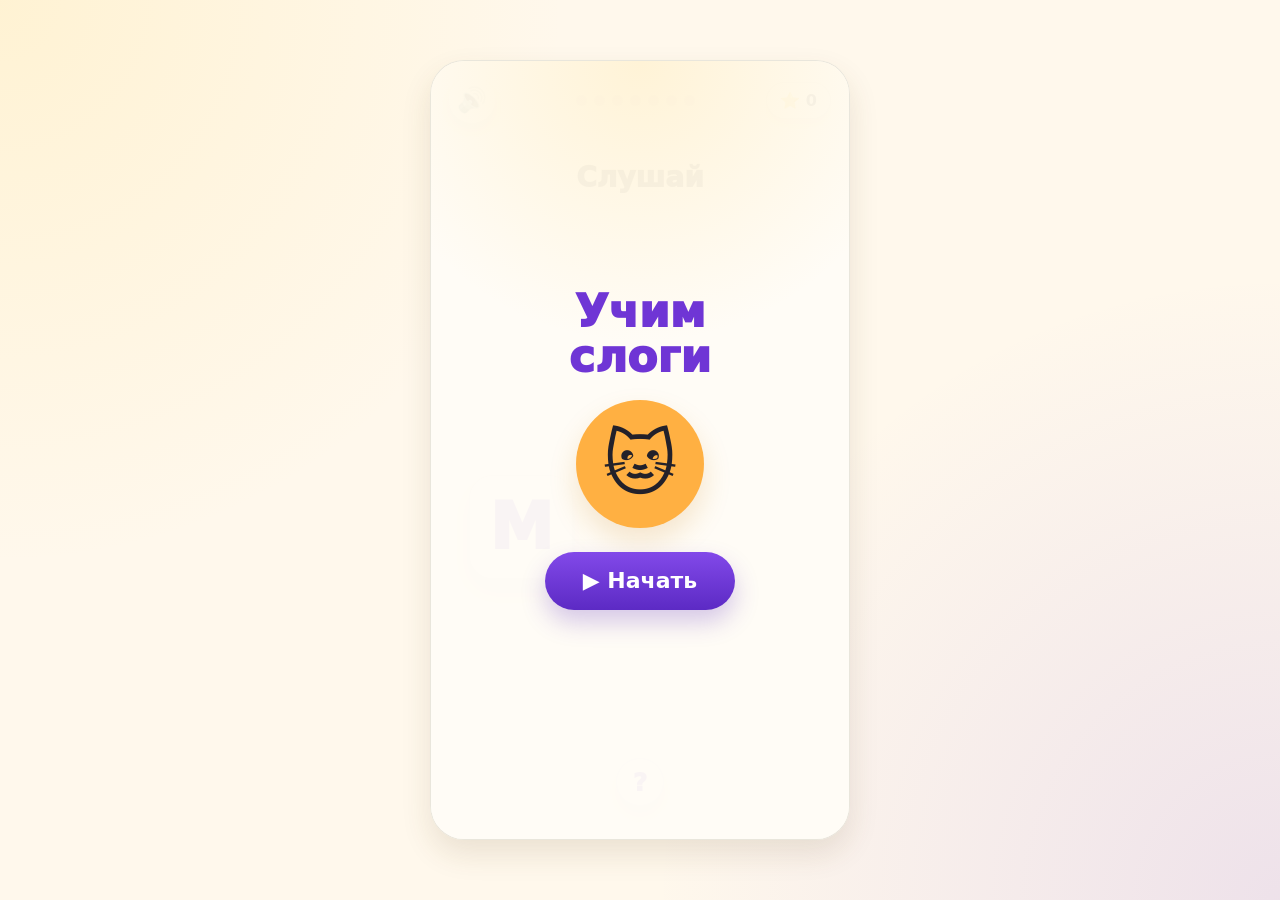
<file: syllable_trainer_audio_mvp_v6_hint_flash.html>
<!doctype html>
<html lang="ru">
<head>
  <meta charset="utf-8" />
  <meta name="viewport" content="width=device-width, initial-scale=1, viewport-fit=cover" />
  <title>Учим слоги — audio MVP</title>
  <style>
    :root {
      --bg: #fff8ec;
      --card: #ffffff;
      --ink: #23212a;
      --muted: #8a8494;
      --purple: #6f35d5;
      --purple-dark: #4c21a2;
      --red: #f24a5b;
      --blue: #3495e7;
      --green: #30b864;
      --yellow: #ffc83d;
      --soft-shadow: 0 14px 30px rgba(92, 67, 25, .12);
      --border: rgba(75, 57, 24, .12);
    }

    * { box-sizing: border-box; -webkit-tap-highlight-color: transparent; }

    html, body {
      margin: 0;
      height: 100%;
      overflow: hidden;
      background:
        radial-gradient(circle at top left, rgba(255, 222, 123, .22), transparent 36%),
        radial-gradient(circle at bottom right, rgba(122, 75, 221, .13), transparent 40%),
        var(--bg);
      font-family: system-ui, -apple-system, BlinkMacSystemFont, "Segoe UI", sans-serif;
      color: var(--ink);
      user-select: none;
      touch-action: none;
    }

    button {
      font: inherit;
      border: 0;
      cursor: pointer;
      touch-action: manipulation;
    }

    .app {
      height: 100dvh;
      width: 100vw;
      display: grid;
      place-items: center;
      padding: 14px;
    }

    .screen {
      width: min(420px, 100%);
      height: min(780px, 100%);
      min-height: 620px;
      background: rgba(255, 254, 249, .86);
      border: 1px solid var(--border);
      border-radius: 34px;
      box-shadow: var(--soft-shadow);
      overflow: hidden;
      position: relative;
      display: flex;
      flex-direction: column;
    }

    .topbar {
      height: 72px;
      display: grid;
      grid-template-columns: 56px 1fr auto;
      align-items: center;
      gap: 10px;
      padding: 14px 18px 8px;
    }

    .round-btn {
      width: 46px;
      height: 46px;
      border-radius: 50%;
      background: var(--card);
      box-shadow: 0 7px 16px rgba(84, 49, 143, .14);
      color: var(--purple);
      font-size: 24px;
      display: grid;
      place-items: center;
    }

    .score {
      background: var(--card);
      border: 1px solid var(--border);
      border-radius: 999px;
      padding: 8px 13px;
      font-weight: 800;
      display: flex;
      align-items: center;
      gap: 6px;
      box-shadow: 0 7px 14px rgba(84, 49, 143, .08);
    }

    .dots {
      display: flex;
      justify-content: center;
      gap: 7px;
    }

    .dot {
      width: 11px;
      height: 11px;
      border-radius: 999px;
      background: #ded9e5;
    }
    .dot.done { background: var(--purple); }

    .prompt {
      text-align: center;
      margin: 8px 22px 0;
      min-height: 74px;
      display: grid;
      place-items: center;
    }

    .prompt-title {
      font-size: 28px;
      line-height: 1.1;
      font-weight: 950;
      color: var(--ink);
    }


    .playfield {
      position: relative;
      flex: 1;
      min-height: 420px;
      padding: 10px 22px 20px;
    }

    .source-wrap {
      position: absolute;
      left: 34px;
      top: 50%;
      transform: translateY(-50%);
      width: 112px;
      height: 112px;
      display: grid;
      place-items: center;
      z-index: 20;
    }

    .source-wrap.dragging {
      z-index: 80;
    }

    .letter-card {
      width: 104px;
      height: 104px;
      border-radius: 24px;
      background: var(--card);
      box-shadow: 0 12px 24px rgba(43, 25, 72, .13);
      border: 1px solid rgba(87, 65, 100, .08);
      display: grid;
      place-items: center;
      font-size: 64px;
      line-height: 1;
      font-weight: 950;
      cursor: grab;
      position: relative;
      z-index: 3;
    }

    .letter-card.dragging {
      cursor: grabbing;
      transform: scale(1.05);
      z-index: 30;
      box-shadow: 0 20px 40px rgba(43, 25, 72, .18);
    }

    .consonant { color: var(--purple); text-shadow: 0 2px 0 rgba(0,0,0,.04); }

    .options {
      position: absolute;
      right: 34px;
      top: 50%;
      transform: translateY(-50%);
      display: grid;
      gap: 16px;
      align-content: center;
      z-index: 10;
    }

    .options.three {
      gap: 10px;
    }

    .option {
      width: 104px;
      height: 104px;
      border-radius: 24px;
      background: var(--card);
      box-shadow: 0 12px 24px rgba(43, 25, 72, .12);
      border: 2px solid transparent;
      display: grid;
      place-items: center;
      font-size: 64px;
      line-height: 1;
      font-weight: 950;
      transition: transform .12s ease, border-color .12s ease, background .12s ease;
    }

    .option:nth-child(1) { color: var(--red); }
    .option:nth-child(2) { color: var(--blue); }
    .option:nth-child(3) { color: var(--green); }

    .options.three .option {
      width: 94px;
      height: 94px;
      font-size: 58px;
    }

    .option.hot {
      transform: scale(1.06);
      border-color: rgba(111, 53, 213, .35);
      background: #fbf8ff;
    }

    .option.hint-hot {
      transform: scale(1.08);
      border-color: rgba(255, 200, 61, .95);
      background: #fff7d6;
      box-shadow: 0 16px 30px rgba(255, 200, 61, .24);
    }

    .hint {
      position: absolute;
      left: 26px;
      right: 26px;
      bottom: 20px;
      min-height: 74px;
      display: grid;
      place-items: center;
      pointer-events: none;
      z-index: 70;
    }

    .hint-toggle {
      width: 48px;
      height: 48px;
      border-radius: 50%;
      background: var(--card);
      color: var(--purple);
      border: 1px solid rgba(111, 53, 213, .16);
      font-size: 25px;
      line-height: 1;
      font-weight: 950;
      display: grid;
      place-items: center;
      box-shadow: 0 10px 20px rgba(84, 49, 143, .12);
      pointer-events: auto;
      transition: transform .12s ease, background .12s ease, box-shadow .12s ease;
    }

    .hint-toggle:active,
    .hint-toggle.hint-active {
      transform: scale(.95);
      background: #fbf8ff;
      box-shadow: 0 6px 14px rgba(84, 49, 143, .10);
    }

    .hint-answer {
      position: absolute;
      left: 50%;
      bottom: 60px;
      transform: translateX(-50%);
      min-width: 86px;
      min-height: 50px;
      padding: 9px 18px;
      border-radius: 18px;
      background: var(--card);
      color: var(--purple-dark);
      border: 1px solid rgba(87, 65, 100, .08);
      box-shadow: 0 14px 28px rgba(43, 25, 72, .12);
      font-size: 32px;
      line-height: 1;
      font-weight: 950;
      letter-spacing: 2px;
      display: grid;
      place-items: center;
      pointer-events: none;
    }

    .hint-answer[hidden] {
      display: none !important;
    }

    .hint-answer.flash {
      animation: hintFlash 1.35s ease both;
    }

    .result-card {
      position: absolute;
      left: 50%;
      top: 135px;
      transform: translateX(-50%);
      min-width: 196px;
      min-height: 130px;
      padding: 20px 24px;
      border-radius: 26px;
      background: var(--card);
      box-shadow: 0 16px 32px rgba(43, 25, 72, .14);
      border: 1px solid rgba(87, 65, 100, .08);
      display: none;
      place-items: center;
      text-align: center;
      z-index: 50;
    }

    .result-card.show { display: grid; animation: pop .24s ease both; }

    .result-syllable {
      font-size: 74px;
      line-height: 1;
      font-weight: 950;
      letter-spacing: 3px;
      margin-bottom: 10px;
    }
    .result-syllable .c { color: var(--purple); }
    .result-syllable .v1 { color: var(--red); }
    .result-syllable .v2 { color: var(--blue); }
    .result-syllable .v3 { color: var(--green); }

    .result-text {
      font-size: 20px;
      font-weight: 850;
    }

    .result-text.good { color: var(--purple-dark); }
    .result-text.bad { color: #cc4150; }

    .star-burst {
      position: absolute;
      inset: 0;
      pointer-events: none;
      display: none;
      z-index: 49;
    }
    .star-burst.show { display: block; }
    .burst-star {
      position: absolute;
      font-size: 26px;
      animation: twinkle .65s ease both;
    }

    .mini-pause, .start-screen {
      position: absolute;
      inset: 0;
      z-index: 90;
      background:
        radial-gradient(circle at top, rgba(255, 211, 103, .22), transparent 35%),
        rgba(255, 252, 246, .96);
      display: grid;
      place-items: center;
      padding: 26px;
      text-align: center;
    }

    .mini-pause[hidden], .start-screen[hidden] { display: none; }

    .start-title, .pause-title {
      font-size: 44px;
      line-height: 1.02;
      font-weight: 950;
      color: var(--purple);
      margin: 0 0 20px;
    }

    .cat {
      width: 128px;
      height: 128px;
      border-radius: 50%;
      background: #ffb042;
      display: grid;
      place-items: center;
      font-size: 72px;
      margin: 8px auto 24px;
      box-shadow: 0 14px 28px rgba(198, 125, 17, .18);
    }

    .primary {
      min-width: 190px;
      min-height: 58px;
      border-radius: 999px;
      padding: 15px 28px;
      background: linear-gradient(180deg, #8249e9, #5c2ac4);
      color: white;
      font-size: 22px;
      font-weight: 850;
      box-shadow: 0 12px 24px rgba(89, 43, 189, .25);
    }

    .secondary-row {
      display: flex;
      gap: 12px;
      justify-content: center;
      flex-wrap: wrap;
    }

    .secondary {
      min-height: 48px;
      border-radius: 999px;
      padding: 12px 18px;
      background: var(--card);
      color: var(--purple-dark);
      font-weight: 850;
      box-shadow: 0 8px 18px rgba(84, 49, 143, .12);
    }

    .pause-score {
      display: inline-flex;
      align-items: center;
      justify-content: center;
      gap: 8px;
      background: white;
      border: 1px solid var(--border);
      border-radius: 26px;
      padding: 15px 24px;
      font-size: 34px;
      font-weight: 950;
      margin-bottom: 28px;
      box-shadow: 0 10px 22px rgba(43, 25, 72, .10);
    }

    .screen.shake { animation: shake .28s ease both; }

    @keyframes pop {
      from { opacity: 0; transform: translateX(-50%) scale(.86); }
      to { opacity: 1; transform: translateX(-50%) scale(1); }
    }

    @keyframes twinkle {
      from { opacity: 0; transform: scale(.4) translateY(10px); }
      45% { opacity: 1; }
      to { opacity: 0; transform: scale(1.25) translateY(-12px); }
    }

    @keyframes hintFlash {
      from { opacity: 0; transform: translateX(-50%) translateY(8px) scale(.9); }
      15% { opacity: 1; transform: translateX(-50%) translateY(0) scale(1); }
      78% { opacity: 1; transform: translateX(-50%) translateY(0) scale(1); }
      to { opacity: 0; transform: translateX(-50%) translateY(-6px) scale(.96); }
    }

    @keyframes shake {
      0%, 100% { transform: translateX(0); }
      25% { transform: translateX(-5px); }
      50% { transform: translateX(5px); }
      75% { transform: translateX(-3px); }
    }

    @media (max-height: 680px) {
      .screen { min-height: 560px; }
      .prompt { margin-top: 4px; min-height: 58px; }
      .prompt-title { font-size: 25px; }
      .letter-card, .option { width: 92px; height: 92px; font-size: 58px; }
      .options.three .option { width: 84px; height: 84px; font-size: 52px; }
      .options.three { gap: 8px; }
      .source-wrap { width: 96px; height: 96px; }
      .result-card { top: 104px; }
    }
  </style>
</head>

<body>
  <main class="app">
    <section class="screen" id="screen">
      <div class="topbar">
        <button class="round-btn" id="speakBtn" aria-label="Повторить задание">🔊</button>
        <div class="dots" id="dots" aria-hidden="true"></div>
        <div class="score" aria-label="Звёзды"><span>⭐</span><span id="score">0</span></div>
      </div>

      <div class="prompt" id="prompt">
        <div class="prompt-title">Слушай</div>
      </div>

      <div class="playfield" id="playfield">
        <div class="source-wrap" id="sourceWrap">
          <div class="letter-card consonant" id="sourceLetter">М</div>
        </div>

        <div class="options" id="options"></div>

        <div class="hint" id="hint">
          <button class="hint-toggle" id="hintToggle" type="button" aria-label="Подсказка" aria-expanded="false">?</button>
          <div class="hint-answer" id="hintAnswer" hidden></div>
        </div>

        <div class="result-card" id="resultCard">
          <div>
            <div class="result-syllable" id="resultSyllable"></div>
            <div class="result-text" id="resultText"></div>
          </div>
        </div>

        <div class="star-burst" id="starBurst"></div>
      </div>

      <div class="start-screen" id="startScreen">
        <div>
          <h1 class="start-title">Учим<br>слоги</h1>
          <div class="cat">🐱</div>
          <button class="primary" id="startBtn">▶ Начать</button>
        </div>
      </div>

      <div class="mini-pause" id="miniPause" hidden>
        <div>
          <h2 class="pause-title">Молодец!</h2>
          <div class="cat">🐱</div>
          <div class="pause-score"><span>⭐</span><span id="pauseScore">0</span></div>
          <div class="secondary-row">
            <button class="secondary" id="againBtn">↻ Ещё раз</button>
            <button class="primary" id="continueBtn">Дальше</button>
          </div>
        </div>
      </div>
    </section>
  </main>

<script>
(() => {
  const consonants = ["М", "Б", "П", "Л", "С"];
  const vowels = ["А", "О", "У", "И"];
  const sessionLength = 7;

  // Файлы должны лежать рядом с HTML в папке audio/
  // Пример: index.html + audio/ma.mp3
  const audioMap = {
    make_syllable: "audio/make_syllable.mp3",
    need: "audio/need.mp3",
    success: "audio/success.mp3",

    "МА": "audio/ma.mp3",
    "МО": "audio/mo.mp3",
    "МУ": "audio/mu.mp3",
    "МИ": "audio/mi.mp3",

    "БА": "audio/ba.mp3",
    "БО": "audio/bo.mp3",
    "БУ": "audio/bu.mp3",
    "БИ": "audio/bi.mp3",

    "ПА": "audio/pa.mp3",
    "ПО": "audio/po.mp3",
    "ПУ": "audio/pu.mp3",
    "ПИ": "audio/pi.mp3",

    "ЛА": "audio/la.mp3",
    "ЛО": "audio/lo.mp3",
    "ЛУ": "audio/lu.mp3",
    "ЛИ": "audio/li.mp3",

    "СА": "audio/sa.mp3",
    "СО": "audio/so.mp3",
    "СУ": "audio/su.mp3",
    "СИ": "audio/si.mp3"
  };

  const state = {
    score: 0,
    step: 0,
    task: null,
    locked: false,
    drag: null,
    lastTaskKey: null,
    sequenceToken: 0,
    currentAudio: null,
    hintTimer: null,
  };

  const els = {
    screen: document.getElementById("screen"),
    speakBtn: document.getElementById("speakBtn"),
    dots: document.getElementById("dots"),
    score: document.getElementById("score"),
    prompt: document.getElementById("prompt"),
    hintToggle: document.getElementById("hintToggle"),
    hintAnswer: document.getElementById("hintAnswer"),
    sourceWrap: document.getElementById("sourceWrap"),
    sourceLetter: document.getElementById("sourceLetter"),
    options: document.getElementById("options"),
    resultCard: document.getElementById("resultCard"),
    resultSyllable: document.getElementById("resultSyllable"),
    resultText: document.getElementById("resultText"),
    starBurst: document.getElementById("starBurst"),
    startScreen: document.getElementById("startScreen"),
    startBtn: document.getElementById("startBtn"),
    miniPause: document.getElementById("miniPause"),
    pauseScore: document.getElementById("pauseScore"),
    continueBtn: document.getElementById("continueBtn"),
    againBtn: document.getElementById("againBtn"),
  };

  function shuffle(array) {
    const a = [...array];
    for (let i = a.length - 1; i > 0; i--) {
      const j = Math.floor(Math.random() * (i + 1));
      [a[i], a[j]] = [a[j], a[i]];
    }
    return a;
  }

  function pickDifferent(list, except) {
    const filtered = list.filter(x => x !== except);
    return filtered[Math.floor(Math.random() * filtered.length)];
  }

  function generateTask() {
    let consonant, correct, wrong, key;

    // Небольшая защита от полного повтора предыдущего задания
    for (let i = 0; i < 10; i++) {
      consonant = consonants[Math.floor(Math.random() * consonants.length)];
      correct = vowels[Math.floor(Math.random() * vowels.length)];
      wrong = pickDifferent(vowels, correct);
      key = consonant + correct + wrong;
      if (key !== state.lastTaskKey) break;
    }

    state.lastTaskKey = key;

    // Иногда 3 варианта, чаще 2.
    let options = [correct, wrong];
    if (Math.random() < 0.25) {
      const remaining = vowels.filter(v => v !== correct && v !== wrong);
      const third = remaining[Math.floor(Math.random() * remaining.length)];
      options.push(third);
    }

    return {
      consonant,
      correct,
      target: consonant + correct,
      options: shuffle(options)
    };
  }

  function renderDots() {
    els.dots.innerHTML = "";
    for (let i = 0; i < sessionLength; i++) {
      const dot = document.createElement("div");
      dot.className = "dot" + (i < state.step ? " done" : "");
      els.dots.appendChild(dot);
    }
  }


  function resetHint(target) {
    if (state.hintTimer) clearTimeout(state.hintTimer);
    state.hintTimer = null;
    els.hintAnswer.hidden = true;
    els.hintAnswer.classList.remove("flash");
    els.hintAnswer.textContent = target;
    els.hintToggle.classList.remove("hint-active");
    els.hintToggle.setAttribute("aria-expanded", "false");
    clearHintHighlight();
  }

  function clearHintHighlight() {
    els.options.querySelectorAll(".hint-hot").forEach(o => o.classList.remove("hint-hot"));
  }

  function hideHint() {
    if (state.hintTimer) clearTimeout(state.hintTimer);
    state.hintTimer = null;
    els.hintAnswer.hidden = true;
    els.hintAnswer.classList.remove("flash");
    els.hintToggle.classList.remove("hint-active");
    els.hintToggle.setAttribute("aria-expanded", "false");
    clearHintHighlight();
  }

  function showHint() {
    if (!state.task || state.locked) return;

    if (state.hintTimer) clearTimeout(state.hintTimer);
    clearHintHighlight();

    els.hintAnswer.textContent = state.task.target;
    els.hintAnswer.hidden = false;
    els.hintAnswer.classList.remove("flash");
    void els.hintAnswer.offsetWidth;
    els.hintAnswer.classList.add("flash");
    els.hintToggle.classList.add("hint-active");
    els.hintToggle.setAttribute("aria-expanded", "true");

    const correctOption = els.options.querySelector(`.option[data-vowel="${state.task.correct}"]`);
    if (correctOption) correctOption.classList.add("hint-hot");

    state.hintTimer = setTimeout(hideHint, 1350);
  }

  function renderTask(task) {
    state.task = task;
    state.locked = false;

    resetHint(task.target);
    els.sourceLetter.textContent = task.consonant;
    resetSourcePosition();

    els.options.className = "options" + (task.options.length === 3 ? " three" : "");
    els.options.innerHTML = "";
    task.options.forEach(vowel => {
      const btn = document.createElement("button");
      btn.className = "option";
      btn.type = "button";
      btn.textContent = vowel;
      btn.dataset.vowel = vowel;
      btn.addEventListener("click", () => choose(vowel));
      els.options.appendChild(btn);
    });

    els.resultCard.classList.remove("show");
    els.starBurst.classList.remove("show");
    renderDots();
    playTaskAudio(task.target);
  }


  function wait(ms) {
    return new Promise(resolve => setTimeout(resolve, ms));
  }

  function stopAudioSequence() {
    state.sequenceToken++;
    if (state.currentAudio) {
      try {
        state.currentAudio.pause();
        state.currentAudio.currentTime = 0;
      } catch (e) {}
      state.currentAudio = null;
    }
  }

  function playAudio(key) {
    const src = audioMap[key];

    if (!src) {
      console.warn("No audio source for key:", key);
      return Promise.resolve();
    }

    return new Promise(resolve => {
      const audio = new Audio(src);
      audio.preload = "auto";
      state.currentAudio = audio;

      let done = false;
      const finish = () => {
        if (done) return;
        done = true;
        clearTimeout(fallbackTimer);
        if (state.currentAudio === audio) state.currentAudio = null;
        resolve();
      };

      // Нормальная логика ждёт ended/error. Таймер — только страховка,
      // чтобы приложение не зависло, если браузер не отдаст событие.
      const fallbackTimer = setTimeout(finish, 5000);

      audio.addEventListener("ended", finish, { once: true });
      audio.addEventListener("pause", finish, { once: true });
      audio.addEventListener("error", () => {
        console.warn("Audio failed:", key, src);
        finish();
      }, { once: true });

      const playPromise = audio.play();
      if (playPromise && typeof playPromise.catch === "function") {
        playPromise.catch(err => {
          console.warn("Audio play blocked/failed:", key, err);
          finish();
        });
      }
    });
  }

  async function playSequence(keys, pauseMs = 120) {
    const token = ++state.sequenceToken;

    for (const key of keys) {
      if (token !== state.sequenceToken) return;
      await playAudio(key);
      if (token !== state.sequenceToken) return;
      await wait(pauseMs);
    }
  }

  function playTaskAudio(target) {
    return playSequence(["make_syllable", target], 130);
  }

  function playSuccessAudio(syllable) {
    return playSequence([syllable], 0);
  }

  function playFinalSuccessAudio() {
    return playSequence(["success"], 0);
  }

  function playErrorAudio(actual, target) {
    // "МИ. Нужно МА."
    return playSequence([actual, "need", target], 170);
  }

  function preloadAudio() {
    Object.values(audioMap).forEach(src => {
      const audio = new Audio(src);
      audio.preload = "auto";
      audio.load();
    });
  }

  function coloredSyllable(consonant, vowel) {
    const optionIndex = state.task.options.indexOf(vowel);
    const cls = optionIndex === 0 ? "v1" : optionIndex === 1 ? "v2" : "v3";
    return `<span class="c">${consonant}</span><span class="${cls}">${vowel}</span>`;
  }

  async function choose(vowel) {
    if (state.locked) return;
    state.locked = true;
    stopAudioSequence();
    hideHint();

    clearHotOptions();

    const syllable = state.task.consonant + vowel;
    const target = state.task.target;
    const isCorrect = vowel === state.task.correct;

    els.resultSyllable.innerHTML = coloredSyllable(state.task.consonant, vowel);
    els.resultCard.classList.add("show");

    if (isCorrect) {
      els.resultText.className = "result-text good";
      els.resultText.textContent = syllable;
      state.score += 1;
      state.step += 1;
      els.score.textContent = state.score;
      burst();

      // Ждём фактического окончания файла слога.
      await playSuccessAudio(syllable);
      await wait(250);

      if (state.step >= sessionLength) {
        showPause();
        await playFinalSuccessAudio();
      } else {
        renderTask(generateTask());
      }
    } else {
      els.resultText.className = "result-text bad";
      els.resultText.textContent = `Нужно ${target}`;
      els.screen.classList.add("shake");

      // Ждём полную цепочку: [ошибочный слог] → [need] → [цель].
      // Никаких фиксированных 1500 мс.
      await playErrorAudio(syllable, target);
      await wait(250);

      els.screen.classList.remove("shake");
      els.resultCard.classList.remove("show");
      resetSourcePosition();
      state.locked = false;

      // Повтор задания начинается только после полного окончания ошибки.
      await playTaskAudio(target);
    }
  }

  function burst() {
    els.starBurst.innerHTML = "";
    const positions = [
      [20, 24], [72, 20], [18, 58], [78, 56], [48, 16], [52, 64]
    ];
    positions.forEach(([x, y], i) => {
      const star = document.createElement("div");
      star.className = "burst-star";
      star.textContent = "⭐";
      star.style.left = `${x}%`;
      star.style.top = `${y}%`;
      star.style.animationDelay = `${i * 45}ms`;
      els.starBurst.appendChild(star);
    });
    els.starBurst.classList.add("show");
    setTimeout(() => els.starBurst.classList.remove("show"), 750);
  }

  function showPause() {
    renderDots();
    els.pauseScore.textContent = state.score;
    els.miniPause.hidden = false;
  }

  function newSession(resetScore = false) {
    stopAudioSequence();

    if (resetScore) state.score = 0;
    state.step = 0;
    els.score.textContent = state.score;
    els.miniPause.hidden = true;
    renderTask(generateTask());
  }

  function resetSourcePosition() {
    els.sourceLetter.style.transform = "";
    els.sourceLetter.classList.remove("dragging");
    els.sourceWrap.classList.remove("dragging");
  }

  function clearHotOptions() {
    els.options.querySelectorAll(".option").forEach(o => o.classList.remove("hot", "hint-hot"));
  }

  function optionAtPoint(x, y) {
    const options = [...els.options.querySelectorAll(".option")];
    return options.find(el => {
      const r = el.getBoundingClientRect();
      return x >= r.left && x <= r.right && y >= r.top && y <= r.bottom;
    });
  }

  function getClientPoint(e) {
    const touch = e.changedTouches && e.changedTouches[0];
    if (touch) return { x: touch.clientX, y: touch.clientY };
    return { x: e.clientX, y: e.clientY };
  }

  function beginDrag(x, y, pointerId = "touch") {
    if (state.locked) return;

    const r = els.sourceLetter.getBoundingClientRect();
    state.drag = {
      pointerId,
      startX: x,
      startY: y,
      baseLeft: r.left,
      baseTop: r.top,
    };

    els.sourceLetter.classList.add("dragging");
    els.sourceWrap.classList.add("dragging");
  }

  function moveDrag(x, y, pointerId = "touch") {
    if (!state.drag || state.drag.pointerId !== pointerId || state.locked) return;

    const dx = x - state.drag.startX;
    const dy = y - state.drag.startY;

    els.sourceLetter.style.transform = `translate(${dx}px, ${dy}px) scale(1.05)`;

    clearHotOptions();
    const hot = optionAtPoint(x, y);
    if (hot) hot.classList.add("hot");
  }

  function endDrag(x, y, pointerId = "touch") {
    if (!state.drag || state.drag.pointerId !== pointerId || state.locked) return;

    const target = optionAtPoint(x, y);
    state.drag = null;
    els.sourceLetter.classList.remove("dragging");

    if (target) {
      // Важно: на iOS Safari этот вызов происходит прямо внутри touchend.
      // Так audio.play() чаще считается результатом пользовательского действия.
      choose(target.dataset.vowel);
    } else {
      resetSourcePosition();
      clearHotOptions();
    }
  }

  function onPointerDown(e) {
    // На iOS Safari есть отдельные touch handlers ниже.
    // Чтобы не было двойной обработки, pointer-ветку используем в основном для мыши/стилуса/desktop.
    if (e.pointerType === "touch") return;
    if (state.locked) return;
    e.preventDefault();

    beginDrag(e.clientX, e.clientY, e.pointerId);
    els.sourceLetter.setPointerCapture(e.pointerId);
  }

  function onPointerMove(e) {
    if (e.pointerType === "touch") return;
    if (!state.drag || state.drag.pointerId !== e.pointerId || state.locked) return;
    e.preventDefault();

    moveDrag(e.clientX, e.clientY, e.pointerId);
  }

  function onPointerUp(e) {
    if (e.pointerType === "touch") return;
    if (!state.drag || state.drag.pointerId !== e.pointerId || state.locked) return;
    e.preventDefault();

    endDrag(e.clientX, e.clientY, e.pointerId);
  }

  function onTouchStart(e) {
    if (state.locked) return;
    e.preventDefault();

    const p = getClientPoint(e);
    beginDrag(p.x, p.y, "touch");
  }

  function onTouchMove(e) {
    if (!state.drag || state.drag.pointerId !== "touch" || state.locked) return;
    e.preventDefault();

    const p = getClientPoint(e);
    moveDrag(p.x, p.y, "touch");
  }

  function onTouchEnd(e) {
    if (!state.drag || state.drag.pointerId !== "touch" || state.locked) return;
    e.preventDefault();

    const p = getClientPoint(e);
    endDrag(p.x, p.y, "touch");
  }

  els.sourceLetter.addEventListener("pointerdown", onPointerDown);
  els.sourceLetter.addEventListener("pointermove", onPointerMove);
  els.sourceLetter.addEventListener("pointerup", onPointerUp);
  els.sourceLetter.addEventListener("pointercancel", onPointerUp);

  // iOS Safari надёжнее считает touchend прямым пользовательским действием для аудио.
  els.sourceLetter.addEventListener("touchstart", onTouchStart, { passive: false });
  els.sourceLetter.addEventListener("touchmove", onTouchMove, { passive: false });
  els.sourceLetter.addEventListener("touchend", onTouchEnd, { passive: false });
  els.sourceLetter.addEventListener("touchcancel", onTouchEnd, { passive: false });

  els.speakBtn.addEventListener("click", () => {
    if (state.locked || !state.task || !els.miniPause.hidden) return;

    stopAudioSequence();
    playTaskAudio(state.task.target);
  });

  els.hintToggle.addEventListener("click", () => {
    showHint();
  });

  els.startBtn.addEventListener("click", () => {
    preloadAudio();
    els.startScreen.hidden = true;
    newSession(true);
  });

  els.continueBtn.addEventListener("click", () => newSession(false));
  els.againBtn.addEventListener("click", () => newSession(true));

  renderDots();
})();
</script>
</body>
</html>
</file>
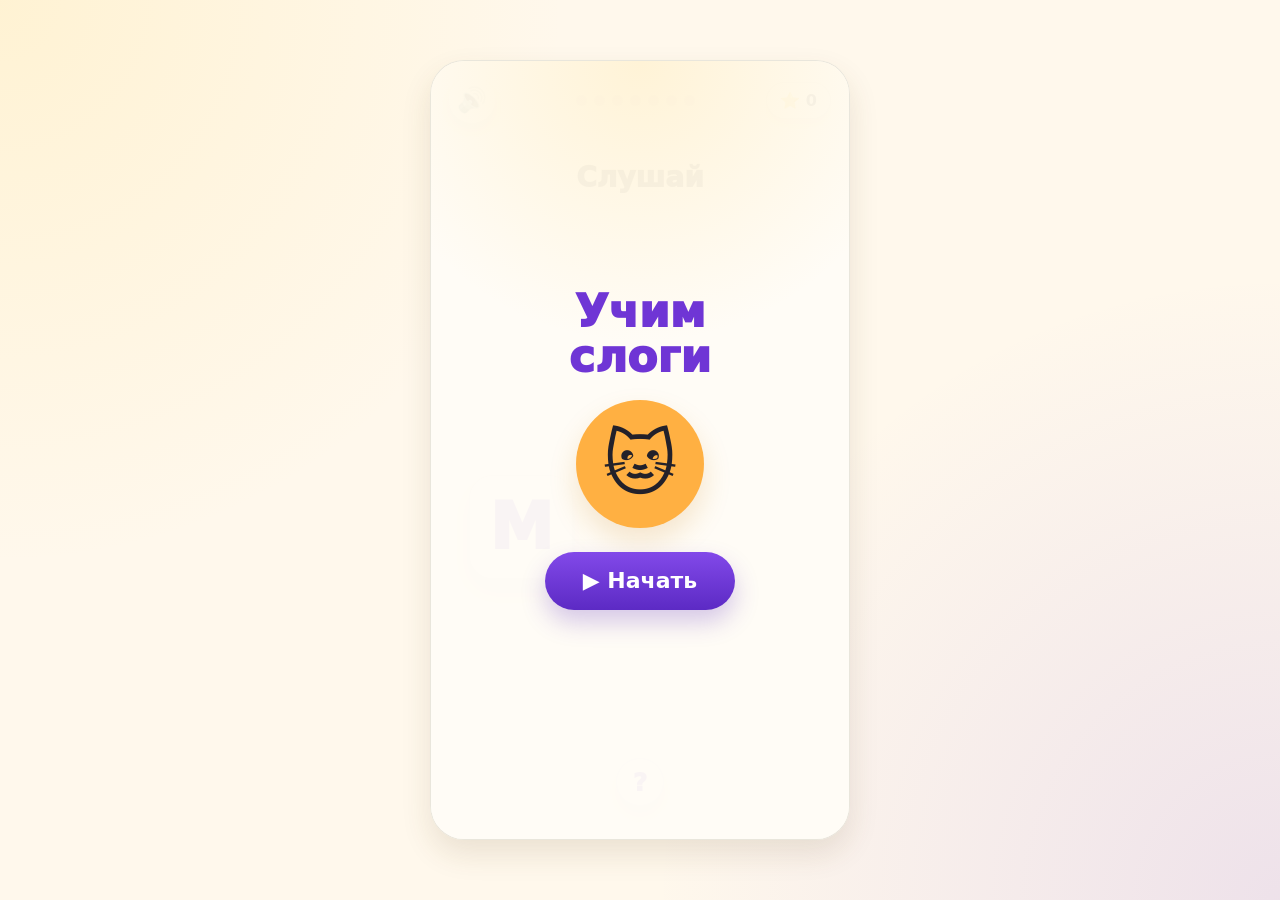
<file: syllable_trainer_audio_mvp_v7_webaudio.html>
<!doctype html>
<html lang="ru">
<head>
  <meta charset="utf-8" />
  <meta name="viewport" content="width=device-width, initial-scale=1, viewport-fit=cover" />
  <title>Учим слоги — audio MVP v7</title>
  <style>
    :root {
      --bg: #fff8ec;
      --card: #ffffff;
      --ink: #23212a;
      --muted: #8a8494;
      --purple: #6f35d5;
      --purple-dark: #4c21a2;
      --red: #f24a5b;
      --blue: #3495e7;
      --green: #30b864;
      --yellow: #ffc83d;
      --soft-shadow: 0 14px 30px rgba(92, 67, 25, .12);
      --border: rgba(75, 57, 24, .12);
    }

    * { box-sizing: border-box; -webkit-tap-highlight-color: transparent; }

    html, body {
      margin: 0;
      height: 100%;
      overflow: hidden;
      background:
        radial-gradient(circle at top left, rgba(255, 222, 123, .22), transparent 36%),
        radial-gradient(circle at bottom right, rgba(122, 75, 221, .13), transparent 40%),
        var(--bg);
      font-family: system-ui, -apple-system, BlinkMacSystemFont, "Segoe UI", sans-serif;
      color: var(--ink);
      user-select: none;
      touch-action: none;
    }

    button {
      font: inherit;
      border: 0;
      cursor: pointer;
      touch-action: manipulation;
    }

    .app {
      height: 100dvh;
      width: 100vw;
      display: grid;
      place-items: center;
      padding: 14px;
    }

    .screen {
      width: min(420px, 100%);
      height: min(780px, 100%);
      min-height: 620px;
      background: rgba(255, 254, 249, .86);
      border: 1px solid var(--border);
      border-radius: 34px;
      box-shadow: var(--soft-shadow);
      overflow: hidden;
      position: relative;
      display: flex;
      flex-direction: column;
    }

    .topbar {
      height: 72px;
      display: grid;
      grid-template-columns: 56px 1fr auto;
      align-items: center;
      gap: 10px;
      padding: 14px 18px 8px;
    }

    .round-btn {
      width: 46px;
      height: 46px;
      border-radius: 50%;
      background: var(--card);
      box-shadow: 0 7px 16px rgba(84, 49, 143, .14);
      color: var(--purple);
      font-size: 24px;
      display: grid;
      place-items: center;
    }

    .score {
      background: var(--card);
      border: 1px solid var(--border);
      border-radius: 999px;
      padding: 8px 13px;
      font-weight: 800;
      display: flex;
      align-items: center;
      gap: 6px;
      box-shadow: 0 7px 14px rgba(84, 49, 143, .08);
    }

    .dots {
      display: flex;
      justify-content: center;
      gap: 7px;
    }

    .dot {
      width: 11px;
      height: 11px;
      border-radius: 999px;
      background: #ded9e5;
    }
    .dot.done { background: var(--purple); }

    .prompt {
      text-align: center;
      margin: 8px 22px 0;
      min-height: 74px;
      display: grid;
      place-items: center;
    }

    .prompt-title {
      font-size: 28px;
      line-height: 1.1;
      font-weight: 950;
      color: var(--ink);
    }


    .playfield {
      position: relative;
      flex: 1;
      min-height: 420px;
      padding: 10px 22px 20px;
    }

    .source-wrap {
      position: absolute;
      left: 34px;
      top: 50%;
      transform: translateY(-50%);
      width: 112px;
      height: 112px;
      display: grid;
      place-items: center;
      z-index: 20;
    }

    .source-wrap.dragging {
      z-index: 80;
    }

    .letter-card {
      width: 104px;
      height: 104px;
      border-radius: 24px;
      background: var(--card);
      box-shadow: 0 12px 24px rgba(43, 25, 72, .13);
      border: 1px solid rgba(87, 65, 100, .08);
      display: grid;
      place-items: center;
      font-size: 64px;
      line-height: 1;
      font-weight: 950;
      cursor: grab;
      position: relative;
      z-index: 3;
    }

    .letter-card.dragging {
      cursor: grabbing;
      transform: scale(1.05);
      z-index: 30;
      box-shadow: 0 20px 40px rgba(43, 25, 72, .18);
    }

    .consonant { color: var(--purple); text-shadow: 0 2px 0 rgba(0,0,0,.04); }

    .options {
      position: absolute;
      right: 34px;
      top: 50%;
      transform: translateY(-50%);
      display: grid;
      gap: 16px;
      align-content: center;
      z-index: 10;
    }

    .options.three {
      gap: 10px;
    }

    .option {
      width: 104px;
      height: 104px;
      border-radius: 24px;
      background: var(--card);
      box-shadow: 0 12px 24px rgba(43, 25, 72, .12);
      border: 2px solid transparent;
      display: grid;
      place-items: center;
      font-size: 64px;
      line-height: 1;
      font-weight: 950;
      transition: transform .12s ease, border-color .12s ease, background .12s ease;
    }

    .option:nth-child(1) { color: var(--red); }
    .option:nth-child(2) { color: var(--blue); }
    .option:nth-child(3) { color: var(--green); }

    .options.three .option {
      width: 94px;
      height: 94px;
      font-size: 58px;
    }

    .option.hot {
      transform: scale(1.06);
      border-color: rgba(111, 53, 213, .35);
      background: #fbf8ff;
    }

    .option.hint-hot {
      transform: scale(1.08);
      border-color: rgba(255, 200, 61, .95);
      background: #fff7d6;
      box-shadow: 0 16px 30px rgba(255, 200, 61, .24);
    }

    .hint {
      position: absolute;
      left: 26px;
      right: 26px;
      bottom: 20px;
      min-height: 74px;
      display: grid;
      place-items: center;
      pointer-events: none;
      z-index: 70;
    }

    .hint-toggle {
      width: 48px;
      height: 48px;
      border-radius: 50%;
      background: var(--card);
      color: var(--purple);
      border: 1px solid rgba(111, 53, 213, .16);
      font-size: 25px;
      line-height: 1;
      font-weight: 950;
      display: grid;
      place-items: center;
      box-shadow: 0 10px 20px rgba(84, 49, 143, .12);
      pointer-events: auto;
      transition: transform .12s ease, background .12s ease, box-shadow .12s ease;
    }

    .hint-toggle:active,
    .hint-toggle.hint-active {
      transform: scale(.95);
      background: #fbf8ff;
      box-shadow: 0 6px 14px rgba(84, 49, 143, .10);
    }

    .hint-answer {
      position: absolute;
      left: 50%;
      bottom: 60px;
      transform: translateX(-50%);
      min-width: 86px;
      min-height: 50px;
      padding: 9px 18px;
      border-radius: 18px;
      background: var(--card);
      color: var(--purple-dark);
      border: 1px solid rgba(87, 65, 100, .08);
      box-shadow: 0 14px 28px rgba(43, 25, 72, .12);
      font-size: 32px;
      line-height: 1;
      font-weight: 950;
      letter-spacing: 2px;
      display: grid;
      place-items: center;
      pointer-events: none;
    }

    .hint-answer[hidden] {
      display: none !important;
    }

    .hint-answer.flash {
      animation: hintFlash 1.35s ease both;
    }

    .result-card {
      position: absolute;
      left: 50%;
      top: 135px;
      transform: translateX(-50%);
      min-width: 196px;
      min-height: 130px;
      padding: 20px 24px;
      border-radius: 26px;
      background: var(--card);
      box-shadow: 0 16px 32px rgba(43, 25, 72, .14);
      border: 1px solid rgba(87, 65, 100, .08);
      display: none;
      place-items: center;
      text-align: center;
      z-index: 50;
    }

    .result-card.show { display: grid; animation: pop .24s ease both; }

    .result-syllable {
      font-size: 74px;
      line-height: 1;
      font-weight: 950;
      letter-spacing: 3px;
      margin-bottom: 10px;
    }
    .result-syllable .c { color: var(--purple); }
    .result-syllable .v1 { color: var(--red); }
    .result-syllable .v2 { color: var(--blue); }
    .result-syllable .v3 { color: var(--green); }

    .result-text {
      font-size: 20px;
      font-weight: 850;
    }

    .result-text.good { color: var(--purple-dark); }
    .result-text.bad { color: #cc4150; }

    .star-burst {
      position: absolute;
      inset: 0;
      pointer-events: none;
      display: none;
      z-index: 49;
    }
    .star-burst.show { display: block; }
    .burst-star {
      position: absolute;
      font-size: 26px;
      animation: twinkle .65s ease both;
    }

    .mini-pause, .start-screen {
      position: absolute;
      inset: 0;
      z-index: 90;
      background:
        radial-gradient(circle at top, rgba(255, 211, 103, .22), transparent 35%),
        rgba(255, 252, 246, .96);
      display: grid;
      place-items: center;
      padding: 26px;
      text-align: center;
    }

    .mini-pause[hidden], .start-screen[hidden] { display: none; }

    .start-title, .pause-title {
      font-size: 44px;
      line-height: 1.02;
      font-weight: 950;
      color: var(--purple);
      margin: 0 0 20px;
    }

    .cat {
      width: 128px;
      height: 128px;
      border-radius: 50%;
      background: #ffb042;
      display: grid;
      place-items: center;
      font-size: 72px;
      margin: 8px auto 24px;
      box-shadow: 0 14px 28px rgba(198, 125, 17, .18);
    }

    .primary {
      min-width: 190px;
      min-height: 58px;
      border-radius: 999px;
      padding: 15px 28px;
      background: linear-gradient(180deg, #8249e9, #5c2ac4);
      color: white;
      font-size: 22px;
      font-weight: 850;
      box-shadow: 0 12px 24px rgba(89, 43, 189, .25);
    }

    .primary:disabled {
      opacity: .72;
      cursor: default;
      transform: none;
    }

    .secondary-row {
      display: flex;
      gap: 12px;
      justify-content: center;
      flex-wrap: wrap;
    }

    .secondary {
      min-height: 48px;
      border-radius: 999px;
      padding: 12px 18px;
      background: var(--card);
      color: var(--purple-dark);
      font-weight: 850;
      box-shadow: 0 8px 18px rgba(84, 49, 143, .12);
    }

    .pause-score {
      display: inline-flex;
      align-items: center;
      justify-content: center;
      gap: 8px;
      background: white;
      border: 1px solid var(--border);
      border-radius: 26px;
      padding: 15px 24px;
      font-size: 34px;
      font-weight: 950;
      margin-bottom: 28px;
      box-shadow: 0 10px 22px rgba(43, 25, 72, .10);
    }

    .screen.shake { animation: shake .28s ease both; }

    @keyframes pop {
      from { opacity: 0; transform: translateX(-50%) scale(.86); }
      to { opacity: 1; transform: translateX(-50%) scale(1); }
    }

    @keyframes twinkle {
      from { opacity: 0; transform: scale(.4) translateY(10px); }
      45% { opacity: 1; }
      to { opacity: 0; transform: scale(1.25) translateY(-12px); }
    }

    @keyframes hintFlash {
      from { opacity: 0; transform: translateX(-50%) translateY(8px) scale(.9); }
      15% { opacity: 1; transform: translateX(-50%) translateY(0) scale(1); }
      78% { opacity: 1; transform: translateX(-50%) translateY(0) scale(1); }
      to { opacity: 0; transform: translateX(-50%) translateY(-6px) scale(.96); }
    }

    @keyframes shake {
      0%, 100% { transform: translateX(0); }
      25% { transform: translateX(-5px); }
      50% { transform: translateX(5px); }
      75% { transform: translateX(-3px); }
    }

    @media (max-height: 680px) {
      .screen { min-height: 560px; }
      .prompt { margin-top: 4px; min-height: 58px; }
      .prompt-title { font-size: 25px; }
      .letter-card, .option { width: 92px; height: 92px; font-size: 58px; }
      .options.three .option { width: 84px; height: 84px; font-size: 52px; }
      .options.three { gap: 8px; }
      .source-wrap { width: 96px; height: 96px; }
      .result-card { top: 104px; }
    }
  </style>
</head>

<body>
  <main class="app">
    <section class="screen" id="screen">
      <div class="topbar">
        <button class="round-btn" id="speakBtn" aria-label="Повторить задание">🔊</button>
        <div class="dots" id="dots" aria-hidden="true"></div>
        <div class="score" aria-label="Звёзды"><span>⭐</span><span id="score">0</span></div>
      </div>

      <div class="prompt" id="prompt">
        <div class="prompt-title">Слушай</div>
      </div>

      <div class="playfield" id="playfield">
        <div class="source-wrap" id="sourceWrap">
          <div class="letter-card consonant" id="sourceLetter">М</div>
        </div>

        <div class="options" id="options"></div>

        <div class="hint" id="hint">
          <button class="hint-toggle" id="hintToggle" type="button" aria-label="Подсказка" aria-expanded="false">?</button>
          <div class="hint-answer" id="hintAnswer" hidden></div>
        </div>

        <div class="result-card" id="resultCard">
          <div>
            <div class="result-syllable" id="resultSyllable"></div>
            <div class="result-text" id="resultText"></div>
          </div>
        </div>

        <div class="star-burst" id="starBurst"></div>
      </div>

      <div class="start-screen" id="startScreen">
        <div>
          <h1 class="start-title">Учим<br>слоги</h1>
          <div class="cat">🐱</div>
          <button class="primary" id="startBtn">▶ Начать</button>
        </div>
      </div>

      <div class="mini-pause" id="miniPause" hidden>
        <div>
          <h2 class="pause-title">Молодец!</h2>
          <div class="cat">🐱</div>
          <div class="pause-score"><span>⭐</span><span id="pauseScore">0</span></div>
          <div class="secondary-row">
            <button class="secondary" id="againBtn">↻ Ещё раз</button>
            <button class="primary" id="continueBtn">Дальше</button>
          </div>
        </div>
      </div>
    </section>
  </main>

<script>
(() => {
  const consonants = ["М", "Б", "П", "Л", "С"];
  const vowels = ["А", "О", "У", "И"];
  const sessionLength = 7;

  // Файлы должны лежать рядом с HTML в папке audio/
  // Пример: index.html + audio/ma.mp3
  const audioMap = {
    make_syllable: "audio/make_syllable.mp3",
    need: "audio/need.mp3",
    success: "audio/success.mp3",

    "МА": "audio/ma.mp3",
    "МО": "audio/mo.mp3",
    "МУ": "audio/mu.mp3",
    "МИ": "audio/mi.mp3",

    "БА": "audio/ba.mp3",
    "БО": "audio/bo.mp3",
    "БУ": "audio/bu.mp3",
    "БИ": "audio/bi.mp3",

    "ПА": "audio/pa.mp3",
    "ПО": "audio/po.mp3",
    "ПУ": "audio/pu.mp3",
    "ПИ": "audio/pi.mp3",

    "ЛА": "audio/la.mp3",
    "ЛО": "audio/lo.mp3",
    "ЛУ": "audio/lu.mp3",
    "ЛИ": "audio/li.mp3",

    "СА": "audio/sa.mp3",
    "СО": "audio/so.mp3",
    "СУ": "audio/su.mp3",
    "СИ": "audio/si.mp3"
  };

  const AudioContextClass = window.AudioContext || window.webkitAudioContext;

  const audioEngine = {
    ctx: null,
    buffers: new Map(),
    loading: null,
    currentSources: new Set(),
    currentHtmlAudio: null,
    unlocked: false,
    useFallbackAudio: false,
  };

  const START_BUTTON_TEXT = "▶ Начать";

  const START_LOADING_TEXT = "Загрузка…";

  const SILENCE_SECONDS = 0.03;

  const AUDIO_FALLBACK_TIMEOUT_MS = 5000;

  const AUDIO_LOAD_TIMEOUT_MS = 12000;

  const audioLoadController = typeof AbortController !== "undefined" ? AbortController : null;

  const state = {
    score: 0,
    step: 0,
    task: null,
    locked: false,
    drag: null,
    lastTaskKey: null,
    sequenceToken: 0,
    hintTimer: null,
  };

  const els = {
    screen: document.getElementById("screen"),
    speakBtn: document.getElementById("speakBtn"),
    dots: document.getElementById("dots"),
    score: document.getElementById("score"),
    prompt: document.getElementById("prompt"),
    hintToggle: document.getElementById("hintToggle"),
    hintAnswer: document.getElementById("hintAnswer"),
    sourceWrap: document.getElementById("sourceWrap"),
    sourceLetter: document.getElementById("sourceLetter"),
    options: document.getElementById("options"),
    resultCard: document.getElementById("resultCard"),
    resultSyllable: document.getElementById("resultSyllable"),
    resultText: document.getElementById("resultText"),
    starBurst: document.getElementById("starBurst"),
    startScreen: document.getElementById("startScreen"),
    startBtn: document.getElementById("startBtn"),
    miniPause: document.getElementById("miniPause"),
    pauseScore: document.getElementById("pauseScore"),
    continueBtn: document.getElementById("continueBtn"),
    againBtn: document.getElementById("againBtn"),
  };

  function shuffle(array) {
    const a = [...array];
    for (let i = a.length - 1; i > 0; i--) {
      const j = Math.floor(Math.random() * (i + 1));
      [a[i], a[j]] = [a[j], a[i]];
    }
    return a;
  }

  function pickDifferent(list, except) {
    const filtered = list.filter(x => x !== except);
    return filtered[Math.floor(Math.random() * filtered.length)];
  }

  function generateTask() {
    let consonant, correct, wrong, key;

    // Небольшая защита от полного повтора предыдущего задания
    for (let i = 0; i < 10; i++) {
      consonant = consonants[Math.floor(Math.random() * consonants.length)];
      correct = vowels[Math.floor(Math.random() * vowels.length)];
      wrong = pickDifferent(vowels, correct);
      key = consonant + correct + wrong;
      if (key !== state.lastTaskKey) break;
    }

    state.lastTaskKey = key;

    // Иногда 3 варианта, чаще 2.
    let options = [correct, wrong];
    if (Math.random() < 0.25) {
      const remaining = vowels.filter(v => v !== correct && v !== wrong);
      const third = remaining[Math.floor(Math.random() * remaining.length)];
      options.push(third);
    }

    return {
      consonant,
      correct,
      target: consonant + correct,
      options: shuffle(options)
    };
  }

  function renderDots() {
    els.dots.innerHTML = "";
    for (let i = 0; i < sessionLength; i++) {
      const dot = document.createElement("div");
      dot.className = "dot" + (i < state.step ? " done" : "");
      els.dots.appendChild(dot);
    }
  }


  function resetHint(target) {
    if (state.hintTimer) clearTimeout(state.hintTimer);
    state.hintTimer = null;
    els.hintAnswer.hidden = true;
    els.hintAnswer.classList.remove("flash");
    els.hintAnswer.textContent = target;
    els.hintToggle.classList.remove("hint-active");
    els.hintToggle.setAttribute("aria-expanded", "false");
    clearHintHighlight();
  }

  function clearHintHighlight() {
    els.options.querySelectorAll(".hint-hot").forEach(o => o.classList.remove("hint-hot"));
  }

  function hideHint() {
    if (state.hintTimer) clearTimeout(state.hintTimer);
    state.hintTimer = null;
    els.hintAnswer.hidden = true;
    els.hintAnswer.classList.remove("flash");
    els.hintToggle.classList.remove("hint-active");
    els.hintToggle.setAttribute("aria-expanded", "false");
    clearHintHighlight();
  }

  function showHint() {
    if (!state.task || state.locked) return;

    if (state.hintTimer) clearTimeout(state.hintTimer);
    clearHintHighlight();

    els.hintAnswer.textContent = state.task.target;
    els.hintAnswer.hidden = false;
    els.hintAnswer.classList.remove("flash");
    void els.hintAnswer.offsetWidth;
    els.hintAnswer.classList.add("flash");
    els.hintToggle.classList.add("hint-active");
    els.hintToggle.setAttribute("aria-expanded", "true");

    const correctOption = els.options.querySelector(`.option[data-vowel="${state.task.correct}"]`);
    if (correctOption) correctOption.classList.add("hint-hot");

    state.hintTimer = setTimeout(hideHint, 1350);
  }

  function renderTask(task) {
    state.task = task;
    state.locked = false;

    resetHint(task.target);
    els.sourceLetter.textContent = task.consonant;
    resetSourcePosition();

    els.options.className = "options" + (task.options.length === 3 ? " three" : "");
    els.options.innerHTML = "";
    task.options.forEach(vowel => {
      const btn = document.createElement("button");
      btn.className = "option";
      btn.type = "button";
      btn.textContent = vowel;
      btn.dataset.vowel = vowel;
      btn.addEventListener("click", () => choose(vowel));
      els.options.appendChild(btn);
    });

    els.resultCard.classList.remove("show");
    els.starBurst.classList.remove("show");
    renderDots();
    playTaskAudio(task.target);
  }


  function wait(ms) {
    return new Promise(resolve => setTimeout(resolve, ms));
  }

  function waitWithTimeout(promise, ms, fallbackValue = null) {
    let timer;
    const timeout = new Promise(resolve => {
      timer = setTimeout(() => resolve(fallbackValue), ms);
    });

    return Promise.race([promise, timeout]).finally(() => clearTimeout(timer));
  }

  async function initAudioEngine() {
    if (audioEngine.useFallbackAudio) return false;

    if (!AudioContextClass) {
      audioEngine.useFallbackAudio = true;
      console.warn("Web Audio API is not available. Falling back to HTMLAudioElement.");
      return false;
    }

    if (!audioEngine.ctx) {
      audioEngine.ctx = new AudioContextClass();
    }

    try {
      if (audioEngine.ctx.state === "suspended") {
        await audioEngine.ctx.resume();
      }
      return audioEngine.ctx.state === "running" || audioEngine.ctx.state === "interrupted";
    } catch (err) {
      audioEngine.useFallbackAudio = true;
      console.warn("AudioContext resume failed. Falling back to HTMLAudioElement.", err);
      return false;
    }
  }

  async function unlockAudioEngine() {
    const ready = await initAudioEngine();
    if (!ready || !audioEngine.ctx) return false;

    try {
      const frameCount = Math.max(1, Math.floor(audioEngine.ctx.sampleRate * SILENCE_SECONDS));
      const silentBuffer = audioEngine.ctx.createBuffer(1, frameCount, audioEngine.ctx.sampleRate);
      const source = audioEngine.ctx.createBufferSource();
      source.buffer = silentBuffer;
      source.connect(audioEngine.ctx.destination);
      source.start(0);
      audioEngine.unlocked = true;
      return true;
    } catch (err) {
      console.warn("Audio unlock failed.", err);
      return false;
    }
  }

  async function fetchAudioBuffer(key, src) {
    if (!audioEngine.ctx) return null;

    try {
      const controller = audioLoadController ? new audioLoadController() : null;
      const fetchOptions = controller ? { cache: "force-cache", signal: controller.signal } : { cache: "force-cache" };
      const timeoutId = controller ? setTimeout(() => controller.abort(), AUDIO_LOAD_TIMEOUT_MS) : null;

      const response = await fetch(src, fetchOptions);
      if (timeoutId) clearTimeout(timeoutId);
      if (!response.ok) throw new Error(`HTTP ${response.status}`);

      const raw = await response.arrayBuffer();
      const decoded = await audioEngine.ctx.decodeAudioData(raw.slice(0));
      audioEngine.buffers.set(key, decoded);
      return decoded;
    } catch (err) {
      console.warn("Web Audio load failed:", key, src, err);
      return null;
    }
  }

  async function loadAllAudio() {
    if (audioEngine.useFallbackAudio || !audioEngine.ctx) return 0;
    if (audioEngine.loading) return audioEngine.loading;

    const entries = Object.entries(audioMap);
    audioEngine.loading = Promise.all(entries.map(([key, src]) => fetchAudioBuffer(key, src)))
      .then(() => audioEngine.buffers.size)
      .catch(err => {
        console.warn("Audio preload failed.", err);
        return audioEngine.buffers.size;
      });

    return audioEngine.loading;
  }

  async function prepareAudioEngine() {
    const unlocked = await unlockAudioEngine();
    if (!unlocked) return false;

    await loadAllAudio();
    return audioEngine.buffers.size > 0;
  }

  function stopActiveAudio() {
    if (audioEngine.currentHtmlAudio) {
      try {
        audioEngine.currentHtmlAudio.pause();
        audioEngine.currentHtmlAudio.currentTime = 0;
      } catch (e) {}
      audioEngine.currentHtmlAudio = null;
    }

    audioEngine.currentSources.forEach(source => {
      try { source.stop(0); } catch (e) {}
    });
    audioEngine.currentSources.clear();
  }

  function stopAudioSequence() {
    state.sequenceToken++;
    stopActiveAudio();
  }

  function playHtmlAudio(key) {
    const src = audioMap[key];

    if (!src) {
      console.warn("No audio source for key:", key);
      return Promise.resolve();
    }

    return new Promise(resolve => {
      const audio = new Audio(src);
      audio.preload = "auto";
      audioEngine.currentHtmlAudio = audio;

      let done = false;
      const finish = () => {
        if (done) return;
        done = true;
        clearTimeout(fallbackTimer);
        if (audioEngine.currentHtmlAudio === audio) audioEngine.currentHtmlAudio = null;
        resolve();
      };

      const fallbackTimer = setTimeout(finish, AUDIO_FALLBACK_TIMEOUT_MS);

      audio.addEventListener("ended", finish, { once: true });
      audio.addEventListener("pause", finish, { once: true });
      audio.addEventListener("error", () => {
        console.warn("HTMLAudio failed:", key, src);
        finish();
      }, { once: true });

      const playPromise = audio.play();
      if (playPromise && typeof playPromise.catch === "function") {
        playPromise.catch(err => {
          console.warn("HTMLAudio play blocked/failed:", key, err);
          finish();
        });
      }
    });
  }

  async function playWebAudio(key) {
    const src = audioMap[key];

    if (!src) {
      console.warn("No audio source for key:", key);
      return;
    }

    if (!audioEngine.ctx || audioEngine.useFallbackAudio) {
      return playHtmlAudio(key);
    }

    try {
      if (audioEngine.ctx.state === "suspended" || audioEngine.ctx.state === "interrupted") {
        await audioEngine.ctx.resume();
      }
    } catch (err) {
      console.warn("AudioContext resume before play failed:", err);
    }

    if (!audioEngine.loading) {
      loadAllAudio();
    }

    await audioEngine.loading;

    let buffer = audioEngine.buffers.get(key);
    if (!buffer) {
      buffer = await fetchAudioBuffer(key, src);
    }

    if (!buffer) {
      return playHtmlAudio(key);
    }

    return new Promise(resolve => {
      const source = audioEngine.ctx.createBufferSource();
      source.buffer = buffer;
      source.connect(audioEngine.ctx.destination);

      let done = false;
      const finish = () => {
        if (done) return;
        done = true;
        clearTimeout(fallbackTimer);
        audioEngine.currentSources.delete(source);
        resolve();
      };

      const fallbackTimer = setTimeout(finish, Math.ceil(buffer.duration * 1000) + 700);
      source.onended = finish;
      audioEngine.currentSources.add(source);

      try {
        source.start(0);
      } catch (err) {
        console.warn("Web Audio play failed:", key, err);
        finish();
      }
    });
  }

  async function playAudio(key) {
    return playWebAudio(key);
  }

  async function playSequence(keys, pauseMs = 120) {
    stopActiveAudio();
    const token = ++state.sequenceToken;

    for (const key of keys) {
      if (token !== state.sequenceToken) return;
      await playAudio(key);
      if (token !== state.sequenceToken) return;
      await wait(pauseMs);
    }
  }

  function playTaskAudio(target) {
    return playSequence(["make_syllable", target], 130);
  }

  function playSuccessAudio(syllable) {
    return playSequence([syllable], 0);
  }

  function playFinalSuccessAudio() {
    return playSequence(["success"], 0);
  }

  function playErrorAudio(actual, target) {
    // "МИ. Нужно МА."
    return playSequence([actual, "need", target], 170);
  }

  function coloredSyllable(consonant, vowel) {
    const optionIndex = state.task.options.indexOf(vowel);
    const cls = optionIndex === 0 ? "v1" : optionIndex === 1 ? "v2" : "v3";
    return `<span class="c">${consonant}</span><span class="${cls}">${vowel}</span>`;
  }

  async function choose(vowel) {
    if (state.locked) return;
    state.locked = true;
    stopAudioSequence();
    hideHint();

    clearHotOptions();

    const syllable = state.task.consonant + vowel;
    const target = state.task.target;
    const isCorrect = vowel === state.task.correct;

    els.resultSyllable.innerHTML = coloredSyllable(state.task.consonant, vowel);
    els.resultCard.classList.add("show");

    if (isCorrect) {
      els.resultText.className = "result-text good";
      els.resultText.textContent = syllable;
      state.score += 1;
      state.step += 1;
      els.score.textContent = state.score;
      burst();

      // Ждём фактического окончания файла слога.
      await playSuccessAudio(syllable);
      await wait(250);

      if (state.step >= sessionLength) {
        showPause();
        await playFinalSuccessAudio();
      } else {
        renderTask(generateTask());
      }
    } else {
      els.resultText.className = "result-text bad";
      els.resultText.textContent = `Нужно ${target}`;
      els.screen.classList.add("shake");

      // Ждём полную цепочку: [ошибочный слог] → [need] → [цель].
      // Никаких фиксированных 1500 мс.
      await playErrorAudio(syllable, target);
      await wait(250);

      els.screen.classList.remove("shake");
      els.resultCard.classList.remove("show");
      resetSourcePosition();
      state.locked = false;

      // Повтор задания начинается только после полного окончания ошибки.
      await playTaskAudio(target);
    }
  }

  function burst() {
    els.starBurst.innerHTML = "";
    const positions = [
      [20, 24], [72, 20], [18, 58], [78, 56], [48, 16], [52, 64]
    ];
    positions.forEach(([x, y], i) => {
      const star = document.createElement("div");
      star.className = "burst-star";
      star.textContent = "⭐";
      star.style.left = `${x}%`;
      star.style.top = `${y}%`;
      star.style.animationDelay = `${i * 45}ms`;
      els.starBurst.appendChild(star);
    });
    els.starBurst.classList.add("show");
    setTimeout(() => els.starBurst.classList.remove("show"), 750);
  }

  function showPause() {
    renderDots();
    els.pauseScore.textContent = state.score;
    els.miniPause.hidden = false;
  }

  function newSession(resetScore = false) {
    stopAudioSequence();

    if (resetScore) state.score = 0;
    state.step = 0;
    els.score.textContent = state.score;
    els.miniPause.hidden = true;
    renderTask(generateTask());
  }

  function resetSourcePosition() {
    els.sourceLetter.style.transform = "";
    els.sourceLetter.classList.remove("dragging");
    els.sourceWrap.classList.remove("dragging");
  }

  function clearHotOptions() {
    els.options.querySelectorAll(".option").forEach(o => o.classList.remove("hot", "hint-hot"));
  }

  function optionAtPoint(x, y) {
    const options = [...els.options.querySelectorAll(".option")];
    return options.find(el => {
      const r = el.getBoundingClientRect();
      return x >= r.left && x <= r.right && y >= r.top && y <= r.bottom;
    });
  }

  function getClientPoint(e) {
    const touch = e.changedTouches && e.changedTouches[0];
    if (touch) return { x: touch.clientX, y: touch.clientY };
    return { x: e.clientX, y: e.clientY };
  }

  function beginDrag(x, y, pointerId = "touch") {
    if (state.locked) return;

    const r = els.sourceLetter.getBoundingClientRect();
    state.drag = {
      pointerId,
      startX: x,
      startY: y,
      baseLeft: r.left,
      baseTop: r.top,
    };

    els.sourceLetter.classList.add("dragging");
    els.sourceWrap.classList.add("dragging");
  }

  function moveDrag(x, y, pointerId = "touch") {
    if (!state.drag || state.drag.pointerId !== pointerId || state.locked) return;

    const dx = x - state.drag.startX;
    const dy = y - state.drag.startY;

    els.sourceLetter.style.transform = `translate(${dx}px, ${dy}px) scale(1.05)`;

    clearHotOptions();
    const hot = optionAtPoint(x, y);
    if (hot) hot.classList.add("hot");
  }

  function endDrag(x, y, pointerId = "touch") {
    if (!state.drag || state.drag.pointerId !== pointerId || state.locked) return;

    const target = optionAtPoint(x, y);
    state.drag = null;
    els.sourceLetter.classList.remove("dragging");

    if (target) {
      // Важно: на iOS Safari этот вызов происходит прямо внутри touchend.
      // Так audio.play() чаще считается результатом пользовательского действия.
      choose(target.dataset.vowel);
    } else {
      resetSourcePosition();
      clearHotOptions();
    }
  }

  function onPointerDown(e) {
    // На iOS Safari есть отдельные touch handlers ниже.
    // Чтобы не было двойной обработки, pointer-ветку используем в основном для мыши/стилуса/desktop.
    if (e.pointerType === "touch") return;
    if (state.locked) return;
    e.preventDefault();

    beginDrag(e.clientX, e.clientY, e.pointerId);
    els.sourceLetter.setPointerCapture(e.pointerId);
  }

  function onPointerMove(e) {
    if (e.pointerType === "touch") return;
    if (!state.drag || state.drag.pointerId !== e.pointerId || state.locked) return;
    e.preventDefault();

    moveDrag(e.clientX, e.clientY, e.pointerId);
  }

  function onPointerUp(e) {
    if (e.pointerType === "touch") return;
    if (!state.drag || state.drag.pointerId !== e.pointerId || state.locked) return;
    e.preventDefault();

    endDrag(e.clientX, e.clientY, e.pointerId);
  }

  function onTouchStart(e) {
    if (state.locked) return;
    e.preventDefault();

    const p = getClientPoint(e);
    beginDrag(p.x, p.y, "touch");
  }

  function onTouchMove(e) {
    if (!state.drag || state.drag.pointerId !== "touch" || state.locked) return;
    e.preventDefault();

    const p = getClientPoint(e);
    moveDrag(p.x, p.y, "touch");
  }

  function onTouchEnd(e) {
    if (!state.drag || state.drag.pointerId !== "touch" || state.locked) return;
    e.preventDefault();

    const p = getClientPoint(e);
    endDrag(p.x, p.y, "touch");
  }

  els.sourceLetter.addEventListener("pointerdown", onPointerDown);
  els.sourceLetter.addEventListener("pointermove", onPointerMove);
  els.sourceLetter.addEventListener("pointerup", onPointerUp);
  els.sourceLetter.addEventListener("pointercancel", onPointerUp);

  // iOS Safari надёжнее считает touchend прямым пользовательским действием для аудио.
  els.sourceLetter.addEventListener("touchstart", onTouchStart, { passive: false });
  els.sourceLetter.addEventListener("touchmove", onTouchMove, { passive: false });
  els.sourceLetter.addEventListener("touchend", onTouchEnd, { passive: false });
  els.sourceLetter.addEventListener("touchcancel", onTouchEnd, { passive: false });

  els.speakBtn.addEventListener("click", () => {
    if (state.locked || !state.task || !els.miniPause.hidden) return;

    stopAudioSequence();
    playTaskAudio(state.task.target);
  });

  els.hintToggle.addEventListener("click", () => {
    showHint();
  });

  els.startBtn.addEventListener("click", async () => {
    if (els.startBtn.disabled) return;

    els.startBtn.disabled = true;
    els.startBtn.textContent = START_LOADING_TEXT;

    await waitWithTimeout(prepareAudioEngine(), AUDIO_LOAD_TIMEOUT_MS + 2000, false);

    els.startBtn.textContent = START_BUTTON_TEXT;
    els.startBtn.disabled = false;
    els.startScreen.hidden = true;
    newSession(true);
  });

  els.continueBtn.addEventListener("click", () => newSession(false));
  els.againBtn.addEventListener("click", () => newSession(true));

  renderDots();
})();
</script>
</body>
</html>
</file>
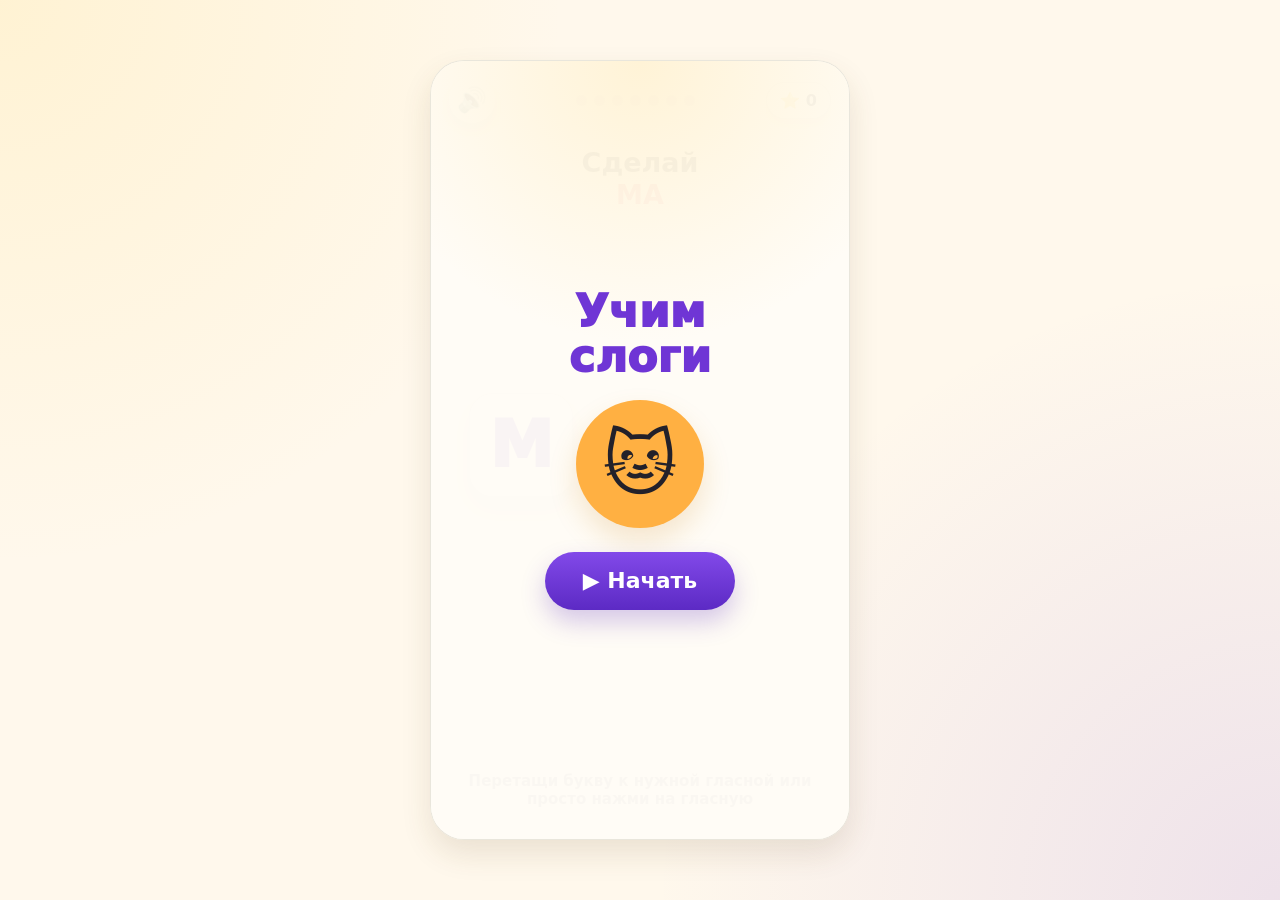
<file: syllable_trainer_mvp.html>
<!doctype html>
<html lang="ru">
<head>
  <meta charset="utf-8" />
  <meta name="viewport" content="width=device-width, initial-scale=1, viewport-fit=cover" />
  <title>Учим слоги — MVP</title>
  <style>
    :root {
      --bg: #fff8ec;
      --card: #ffffff;
      --ink: #23212a;
      --muted: #8a8494;
      --purple: #6f35d5;
      --purple-dark: #4c21a2;
      --red: #f24a5b;
      --blue: #3495e7;
      --green: #30b864;
      --yellow: #ffc83d;
      --soft-shadow: 0 14px 30px rgba(92, 67, 25, .12);
      --border: rgba(75, 57, 24, .12);
    }

    * { box-sizing: border-box; -webkit-tap-highlight-color: transparent; }

    html, body {
      margin: 0;
      height: 100%;
      overflow: hidden;
      background:
        radial-gradient(circle at top left, rgba(255, 222, 123, .22), transparent 36%),
        radial-gradient(circle at bottom right, rgba(122, 75, 221, .13), transparent 40%),
        var(--bg);
      font-family: system-ui, -apple-system, BlinkMacSystemFont, "Segoe UI", sans-serif;
      color: var(--ink);
      user-select: none;
      touch-action: none;
    }

    button {
      font: inherit;
      border: 0;
      cursor: pointer;
      touch-action: manipulation;
    }

    .app {
      height: 100dvh;
      width: 100vw;
      display: grid;
      place-items: center;
      padding: 14px;
    }

    .screen {
      width: min(420px, 100%);
      height: min(780px, 100%);
      min-height: 620px;
      background: rgba(255, 254, 249, .86);
      border: 1px solid var(--border);
      border-radius: 34px;
      box-shadow: var(--soft-shadow);
      overflow: hidden;
      position: relative;
      display: flex;
      flex-direction: column;
    }

    .topbar {
      height: 72px;
      display: grid;
      grid-template-columns: 56px 1fr auto;
      align-items: center;
      gap: 10px;
      padding: 14px 18px 8px;
    }

    .round-btn {
      width: 46px;
      height: 46px;
      border-radius: 50%;
      background: var(--card);
      box-shadow: 0 7px 16px rgba(84, 49, 143, .14);
      color: var(--purple);
      font-size: 24px;
      display: grid;
      place-items: center;
    }

    .score {
      background: var(--card);
      border: 1px solid var(--border);
      border-radius: 999px;
      padding: 8px 13px;
      font-weight: 800;
      display: flex;
      align-items: center;
      gap: 6px;
      box-shadow: 0 7px 14px rgba(84, 49, 143, .08);
    }

    .dots {
      display: flex;
      justify-content: center;
      gap: 7px;
    }

    .dot {
      width: 11px;
      height: 11px;
      border-radius: 999px;
      background: #ded9e5;
    }
    .dot.done { background: var(--purple); }

    .prompt {
      text-align: center;
      font-size: 27px;
      line-height: 1.15;
      font-weight: 900;
      margin: 14px 22px 6px;
      min-height: 64px;
      display: grid;
      place-items: center;
    }

    .prompt .target {
      color: var(--red);
      display: inline-block;
      min-width: 54px;
    }

    .playfield {
      position: relative;
      flex: 1;
      min-height: 420px;
      padding: 10px 22px 20px;
    }

    .source-wrap {
      position: absolute;
      left: 34px;
      top: 172px;
      width: 112px;
      height: 112px;
      display: grid;
      place-items: center;
    }

    .letter-card {
      width: 104px;
      height: 104px;
      border-radius: 24px;
      background: var(--card);
      box-shadow: 0 12px 24px rgba(43, 25, 72, .13);
      border: 1px solid rgba(87, 65, 100, .08);
      display: grid;
      place-items: center;
      font-size: 64px;
      line-height: 1;
      font-weight: 950;
      cursor: grab;
      position: relative;
      z-index: 3;
    }

    .letter-card.dragging {
      cursor: grabbing;
      transform: scale(1.05);
      z-index: 30;
      box-shadow: 0 20px 40px rgba(43, 25, 72, .18);
    }

    .consonant { color: var(--purple); text-shadow: 0 2px 0 rgba(0,0,0,.04); }

    .options {
      position: absolute;
      right: 34px;
      top: 110px;
      display: grid;
      gap: 16px;
    }

    .option {
      width: 104px;
      height: 104px;
      border-radius: 24px;
      background: var(--card);
      box-shadow: 0 12px 24px rgba(43, 25, 72, .12);
      border: 2px solid transparent;
      display: grid;
      place-items: center;
      font-size: 64px;
      line-height: 1;
      font-weight: 950;
      transition: transform .12s ease, border-color .12s ease, background .12s ease;
    }

    .option:nth-child(1) { color: var(--red); }
    .option:nth-child(2) { color: var(--blue); }
    .option:nth-child(3) { color: var(--green); }

    .option.hot {
      transform: scale(1.06);
      border-color: rgba(111, 53, 213, .35);
      background: #fbf8ff;
    }

    .hint {
      position: absolute;
      left: 26px;
      right: 26px;
      bottom: 24px;
      min-height: 50px;
      display: grid;
      place-items: center;
      color: var(--muted);
      font-size: 15px;
      font-weight: 700;
      text-align: center;
    }

    .result-card {
      position: absolute;
      left: 50%;
      top: 135px;
      transform: translateX(-50%);
      min-width: 196px;
      min-height: 130px;
      padding: 20px 24px;
      border-radius: 26px;
      background: var(--card);
      box-shadow: 0 16px 32px rgba(43, 25, 72, .14);
      border: 1px solid rgba(87, 65, 100, .08);
      display: none;
      place-items: center;
      text-align: center;
      z-index: 50;
    }

    .result-card.show { display: grid; animation: pop .24s ease both; }

    .result-syllable {
      font-size: 74px;
      line-height: 1;
      font-weight: 950;
      letter-spacing: 3px;
      margin-bottom: 10px;
    }
    .result-syllable .c { color: var(--purple); }
    .result-syllable .v1 { color: var(--red); }
    .result-syllable .v2 { color: var(--blue); }
    .result-syllable .v3 { color: var(--green); }

    .result-text {
      font-size: 20px;
      font-weight: 850;
    }

    .result-text.good { color: var(--purple-dark); }
    .result-text.bad { color: #cc4150; }

    .star-burst {
      position: absolute;
      inset: 0;
      pointer-events: none;
      display: none;
      z-index: 49;
    }
    .star-burst.show { display: block; }
    .burst-star {
      position: absolute;
      font-size: 26px;
      animation: twinkle .65s ease both;
    }

    .mini-pause, .start-screen {
      position: absolute;
      inset: 0;
      z-index: 90;
      background:
        radial-gradient(circle at top, rgba(255, 211, 103, .22), transparent 35%),
        rgba(255, 252, 246, .96);
      display: grid;
      place-items: center;
      padding: 26px;
      text-align: center;
    }

    .mini-pause[hidden], .start-screen[hidden] { display: none; }

    .start-title, .pause-title {
      font-size: 44px;
      line-height: 1.02;
      font-weight: 950;
      color: var(--purple);
      margin: 0 0 20px;
    }

    .cat {
      width: 128px;
      height: 128px;
      border-radius: 50%;
      background: #ffb042;
      display: grid;
      place-items: center;
      font-size: 72px;
      margin: 8px auto 24px;
      box-shadow: 0 14px 28px rgba(198, 125, 17, .18);
    }

    .primary {
      min-width: 190px;
      min-height: 58px;
      border-radius: 999px;
      padding: 15px 28px;
      background: linear-gradient(180deg, #8249e9, #5c2ac4);
      color: white;
      font-size: 22px;
      font-weight: 850;
      box-shadow: 0 12px 24px rgba(89, 43, 189, .25);
    }

    .secondary-row {
      display: flex;
      gap: 12px;
      justify-content: center;
      flex-wrap: wrap;
    }

    .secondary {
      min-height: 48px;
      border-radius: 999px;
      padding: 12px 18px;
      background: var(--card);
      color: var(--purple-dark);
      font-weight: 850;
      box-shadow: 0 8px 18px rgba(84, 49, 143, .12);
    }

    .pause-score {
      display: inline-flex;
      align-items: center;
      justify-content: center;
      gap: 8px;
      background: white;
      border: 1px solid var(--border);
      border-radius: 26px;
      padding: 15px 24px;
      font-size: 34px;
      font-weight: 950;
      margin-bottom: 28px;
      box-shadow: 0 10px 22px rgba(43, 25, 72, .10);
    }

    .screen.shake { animation: shake .28s ease both; }

    @keyframes pop {
      from { opacity: 0; transform: translateX(-50%) scale(.86); }
      to { opacity: 1; transform: translateX(-50%) scale(1); }
    }

    @keyframes twinkle {
      from { opacity: 0; transform: scale(.4) translateY(10px); }
      45% { opacity: 1; }
      to { opacity: 0; transform: scale(1.25) translateY(-12px); }
    }

    @keyframes shake {
      0%, 100% { transform: translateX(0); }
      25% { transform: translateX(-5px); }
      50% { transform: translateX(5px); }
      75% { transform: translateX(-3px); }
    }

    @media (max-height: 680px) {
      .screen { min-height: 560px; }
      .prompt { margin-top: 4px; }
      .source-wrap { top: 145px; }
      .options { top: 92px; }
      .letter-card, .option { width: 92px; height: 92px; font-size: 58px; }
      .source-wrap { width: 96px; height: 96px; }
      .result-card { top: 104px; }
    }
  </style>
</head>

<body>
  <main class="app">
    <section class="screen" id="screen">
      <div class="topbar">
        <button class="round-btn" id="speakBtn" aria-label="Повторить задание">🔊</button>
        <div class="dots" id="dots" aria-hidden="true"></div>
        <div class="score" aria-label="Звёзды"><span>⭐</span><span id="score">0</span></div>
      </div>

      <div class="prompt" id="prompt">Сделай <span class="target">МА</span></div>

      <div class="playfield" id="playfield">
        <div class="source-wrap" id="sourceWrap">
          <div class="letter-card consonant" id="sourceLetter">М</div>
        </div>

        <div class="options" id="options"></div>

        <div class="hint" id="hint">Перетащи букву к нужной гласной или просто нажми на гласную</div>

        <div class="result-card" id="resultCard">
          <div>
            <div class="result-syllable" id="resultSyllable"></div>
            <div class="result-text" id="resultText"></div>
          </div>
        </div>

        <div class="star-burst" id="starBurst"></div>
      </div>

      <div class="start-screen" id="startScreen">
        <div>
          <h1 class="start-title">Учим<br>слоги</h1>
          <div class="cat">🐱</div>
          <button class="primary" id="startBtn">▶ Начать</button>
        </div>
      </div>

      <div class="mini-pause" id="miniPause" hidden>
        <div>
          <h2 class="pause-title">Молодец!</h2>
          <div class="cat">🐱</div>
          <div class="pause-score"><span>⭐</span><span id="pauseScore">0</span></div>
          <div class="secondary-row">
            <button class="secondary" id="againBtn">↻ Ещё раз</button>
            <button class="primary" id="continueBtn">Дальше</button>
          </div>
        </div>
      </div>
    </section>
  </main>

<script>
(() => {
  const consonants = ["М", "Б", "П", "Л", "С"];
  const vowels = ["А", "О", "У", "И"];
  const sessionLength = 7;

  const state = {
    score: 0,
    step: 0,
    task: null,
    locked: false,
    drag: null,
    lastTaskKey: null,
  };

  const els = {
    screen: document.getElementById("screen"),
    speakBtn: document.getElementById("speakBtn"),
    dots: document.getElementById("dots"),
    score: document.getElementById("score"),
    prompt: document.getElementById("prompt"),
    sourceWrap: document.getElementById("sourceWrap"),
    sourceLetter: document.getElementById("sourceLetter"),
    options: document.getElementById("options"),
    resultCard: document.getElementById("resultCard"),
    resultSyllable: document.getElementById("resultSyllable"),
    resultText: document.getElementById("resultText"),
    starBurst: document.getElementById("starBurst"),
    startScreen: document.getElementById("startScreen"),
    startBtn: document.getElementById("startBtn"),
    miniPause: document.getElementById("miniPause"),
    pauseScore: document.getElementById("pauseScore"),
    continueBtn: document.getElementById("continueBtn"),
    againBtn: document.getElementById("againBtn"),
  };

  function shuffle(array) {
    const a = [...array];
    for (let i = a.length - 1; i > 0; i--) {
      const j = Math.floor(Math.random() * (i + 1));
      [a[i], a[j]] = [a[j], a[i]];
    }
    return a;
  }

  function pickDifferent(list, except) {
    const filtered = list.filter(x => x !== except);
    return filtered[Math.floor(Math.random() * filtered.length)];
  }

  function generateTask() {
    let consonant, correct, wrong, key;

    // Небольшая защита от полного повтора предыдущего задания
    for (let i = 0; i < 10; i++) {
      consonant = consonants[Math.floor(Math.random() * consonants.length)];
      correct = vowels[Math.floor(Math.random() * vowels.length)];
      wrong = pickDifferent(vowels, correct);
      key = consonant + correct + wrong;
      if (key !== state.lastTaskKey) break;
    }

    state.lastTaskKey = key;

    // Иногда 3 варианта, чаще 2.
    let options = [correct, wrong];
    if (Math.random() < 0.25) {
      const third = vowels.find(v => v !== correct && v !== wrong);
      options.push(third);
    }

    return {
      consonant,
      correct,
      target: consonant + correct,
      options: shuffle(options)
    };
  }

  function renderDots() {
    els.dots.innerHTML = "";
    for (let i = 0; i < sessionLength; i++) {
      const dot = document.createElement("div");
      dot.className = "dot" + (i < state.step ? " done" : "");
      els.dots.appendChild(dot);
    }
  }

  function renderTask(task) {
    state.task = task;
    state.locked = false;

    els.prompt.innerHTML = `Сделай <span class="target">${task.target}</span>`;
    els.sourceLetter.textContent = task.consonant;
    resetSourcePosition();

    els.options.innerHTML = "";
    task.options.forEach(vowel => {
      const btn = document.createElement("button");
      btn.className = "option";
      btn.type = "button";
      btn.textContent = vowel;
      btn.dataset.vowel = vowel;
      btn.addEventListener("click", () => choose(vowel));
      els.options.appendChild(btn);
    });

    els.resultCard.classList.remove("show");
    els.starBurst.classList.remove("show");
    renderDots();
    speak(`Сделай ${task.target}`);
  }

  function speak(text) {
    try {
      if (!("speechSynthesis" in window)) return;
      window.speechSynthesis.cancel();

      const utterance = new SpeechSynthesisUtterance(text);
      utterance.lang = "ru-RU";
      utterance.rate = 0.82;
      utterance.pitch = 1.08;
      utterance.volume = 1;

      const voices = window.speechSynthesis.getVoices();
      const ruVoice = voices.find(v => /ru/i.test(v.lang));
      if (ruVoice) utterance.voice = ruVoice;

      window.speechSynthesis.speak(utterance);
    } catch (e) {
      // Без звука приложение всё равно работает.
    }
  }

  function coloredSyllable(consonant, vowel) {
    const optionIndex = state.task.options.indexOf(vowel);
    const cls = optionIndex === 0 ? "v1" : optionIndex === 1 ? "v2" : "v3";
    return `<span class="c">${consonant}</span><span class="${cls}">${vowel}</span>`;
  }

  function choose(vowel) {
    if (state.locked) return;
    state.locked = true;

    clearHotOptions();

    const syllable = state.task.consonant + vowel;
    const isCorrect = vowel === state.task.correct;

    els.resultSyllable.innerHTML = coloredSyllable(state.task.consonant, vowel);
    els.resultCard.classList.add("show");

    if (isCorrect) {
      els.resultText.className = "result-text good";
      els.resultText.textContent = syllable;
      state.score += 1;
      state.step += 1;
      els.score.textContent = state.score;
      burst();
      speak(syllable);

      setTimeout(() => {
        if (state.step >= sessionLength) {
          showPause();
        } else {
          renderTask(generateTask());
        }
      }, 850);
    } else {
      els.resultText.className = "result-text bad";
      els.resultText.textContent = `Нужно ${state.task.target}`;
      els.screen.classList.add("shake");
      speak(`${syllable}. Нужно ${state.task.target}.`);

      setTimeout(() => {
        els.screen.classList.remove("shake");
        els.resultCard.classList.remove("show");
        resetSourcePosition();
        state.locked = false;
        speak(`Сделай ${state.task.target}`);
      }, 1500);
    }
  }

  function burst() {
    els.starBurst.innerHTML = "";
    const positions = [
      [20, 24], [72, 20], [18, 58], [78, 56], [48, 16], [52, 64]
    ];
    positions.forEach(([x, y], i) => {
      const star = document.createElement("div");
      star.className = "burst-star";
      star.textContent = "⭐";
      star.style.left = `${x}%`;
      star.style.top = `${y}%`;
      star.style.animationDelay = `${i * 45}ms`;
      els.starBurst.appendChild(star);
    });
    els.starBurst.classList.add("show");
    setTimeout(() => els.starBurst.classList.remove("show"), 750);
  }

  function showPause() {
    renderDots();
    els.pauseScore.textContent = state.score;
    els.miniPause.hidden = false;
    speak("Молодец!");
  }

  function newSession(resetScore = false) {
    if (resetScore) state.score = 0;
    state.step = 0;
    els.score.textContent = state.score;
    els.miniPause.hidden = true;
    renderTask(generateTask());
  }

  function resetSourcePosition() {
    els.sourceLetter.style.transform = "";
    els.sourceLetter.classList.remove("dragging");
  }

  function clearHotOptions() {
    els.options.querySelectorAll(".option").forEach(o => o.classList.remove("hot"));
  }

  function optionAtPoint(x, y) {
    const options = [...els.options.querySelectorAll(".option")];
    return options.find(el => {
      const r = el.getBoundingClientRect();
      return x >= r.left && x <= r.right && y >= r.top && y <= r.bottom;
    });
  }

  function onPointerDown(e) {
    if (state.locked) return;
    e.preventDefault();

    const r = els.sourceLetter.getBoundingClientRect();
    state.drag = {
      pointerId: e.pointerId,
      startX: e.clientX,
      startY: e.clientY,
      baseLeft: r.left,
      baseTop: r.top,
    };

    els.sourceLetter.setPointerCapture(e.pointerId);
    els.sourceLetter.classList.add("dragging");
  }

  function onPointerMove(e) {
    if (!state.drag || state.drag.pointerId !== e.pointerId || state.locked) return;
    e.preventDefault();

    const dx = e.clientX - state.drag.startX;
    const dy = e.clientY - state.drag.startY;

    els.sourceLetter.style.transform = `translate(${dx}px, ${dy}px) scale(1.05)`;

    clearHotOptions();
    const hot = optionAtPoint(e.clientX, e.clientY);
    if (hot) hot.classList.add("hot");
  }

  function onPointerUp(e) {
    if (!state.drag || state.drag.pointerId !== e.pointerId || state.locked) return;
    e.preventDefault();

    const target = optionAtPoint(e.clientX, e.clientY);
    state.drag = null;
    els.sourceLetter.classList.remove("dragging");

    if (target) {
      choose(target.dataset.vowel);
    } else {
      resetSourcePosition();
      clearHotOptions();
    }
  }

  els.sourceLetter.addEventListener("pointerdown", onPointerDown);
  els.sourceLetter.addEventListener("pointermove", onPointerMove);
  els.sourceLetter.addEventListener("pointerup", onPointerUp);
  els.sourceLetter.addEventListener("pointercancel", onPointerUp);

  els.speakBtn.addEventListener("click", () => {
    if (state.task) speak(`Сделай ${state.task.target}`);
  });

  els.startBtn.addEventListener("click", () => {
    els.startScreen.hidden = true;
    newSession(true);
  });

  els.continueBtn.addEventListener("click", () => newSession(false));
  els.againBtn.addEventListener("click", () => newSession(true));

  // Прогрузка голосов в Chrome иногда асинхронная.
  if ("speechSynthesis" in window) {
    window.speechSynthesis.onvoiceschanged = () => {};
  }

  renderDots();
})();
</script>
</body>
</html>
</file>
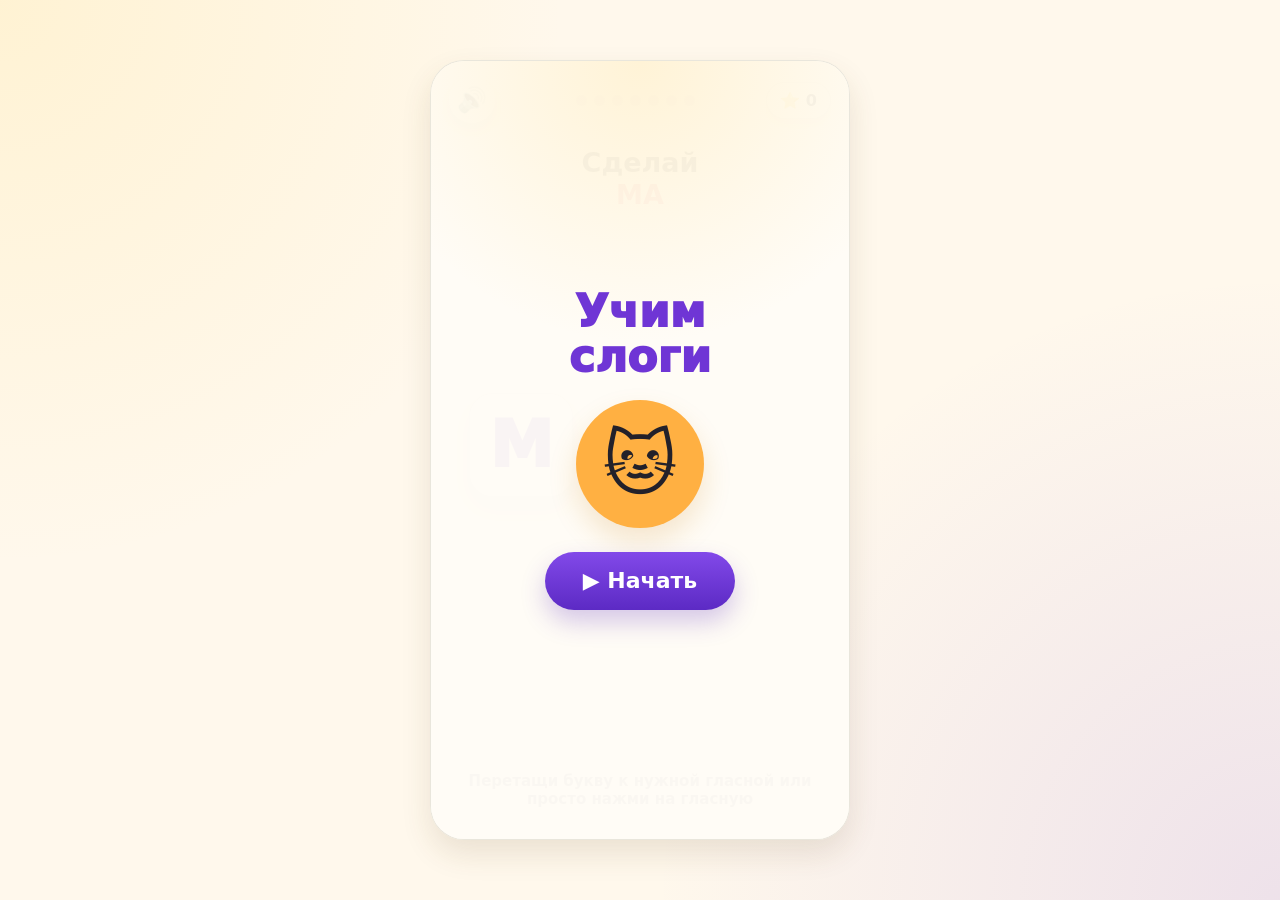
<file: syllable_trainer_mvp_v2_lowercase_tts.html>
<!doctype html>
<html lang="ru">
<head>
  <meta charset="utf-8" />
  <meta name="viewport" content="width=device-width, initial-scale=1, viewport-fit=cover" />
  <title>Учим слоги — MVP</title>
  <style>
    :root {
      --bg: #fff8ec;
      --card: #ffffff;
      --ink: #23212a;
      --muted: #8a8494;
      --purple: #6f35d5;
      --purple-dark: #4c21a2;
      --red: #f24a5b;
      --blue: #3495e7;
      --green: #30b864;
      --yellow: #ffc83d;
      --soft-shadow: 0 14px 30px rgba(92, 67, 25, .12);
      --border: rgba(75, 57, 24, .12);
    }

    * { box-sizing: border-box; -webkit-tap-highlight-color: transparent; }

    html, body {
      margin: 0;
      height: 100%;
      overflow: hidden;
      background:
        radial-gradient(circle at top left, rgba(255, 222, 123, .22), transparent 36%),
        radial-gradient(circle at bottom right, rgba(122, 75, 221, .13), transparent 40%),
        var(--bg);
      font-family: system-ui, -apple-system, BlinkMacSystemFont, "Segoe UI", sans-serif;
      color: var(--ink);
      user-select: none;
      touch-action: none;
    }

    button {
      font: inherit;
      border: 0;
      cursor: pointer;
      touch-action: manipulation;
    }

    .app {
      height: 100dvh;
      width: 100vw;
      display: grid;
      place-items: center;
      padding: 14px;
    }

    .screen {
      width: min(420px, 100%);
      height: min(780px, 100%);
      min-height: 620px;
      background: rgba(255, 254, 249, .86);
      border: 1px solid var(--border);
      border-radius: 34px;
      box-shadow: var(--soft-shadow);
      overflow: hidden;
      position: relative;
      display: flex;
      flex-direction: column;
    }

    .topbar {
      height: 72px;
      display: grid;
      grid-template-columns: 56px 1fr auto;
      align-items: center;
      gap: 10px;
      padding: 14px 18px 8px;
    }

    .round-btn {
      width: 46px;
      height: 46px;
      border-radius: 50%;
      background: var(--card);
      box-shadow: 0 7px 16px rgba(84, 49, 143, .14);
      color: var(--purple);
      font-size: 24px;
      display: grid;
      place-items: center;
    }

    .score {
      background: var(--card);
      border: 1px solid var(--border);
      border-radius: 999px;
      padding: 8px 13px;
      font-weight: 800;
      display: flex;
      align-items: center;
      gap: 6px;
      box-shadow: 0 7px 14px rgba(84, 49, 143, .08);
    }

    .dots {
      display: flex;
      justify-content: center;
      gap: 7px;
    }

    .dot {
      width: 11px;
      height: 11px;
      border-radius: 999px;
      background: #ded9e5;
    }
    .dot.done { background: var(--purple); }

    .prompt {
      text-align: center;
      font-size: 27px;
      line-height: 1.15;
      font-weight: 900;
      margin: 14px 22px 6px;
      min-height: 64px;
      display: grid;
      place-items: center;
    }

    .prompt .target {
      color: var(--red);
      display: inline-block;
      min-width: 54px;
    }

    .playfield {
      position: relative;
      flex: 1;
      min-height: 420px;
      padding: 10px 22px 20px;
    }

    .source-wrap {
      position: absolute;
      left: 34px;
      top: 172px;
      width: 112px;
      height: 112px;
      display: grid;
      place-items: center;
    }

    .letter-card {
      width: 104px;
      height: 104px;
      border-radius: 24px;
      background: var(--card);
      box-shadow: 0 12px 24px rgba(43, 25, 72, .13);
      border: 1px solid rgba(87, 65, 100, .08);
      display: grid;
      place-items: center;
      font-size: 64px;
      line-height: 1;
      font-weight: 950;
      cursor: grab;
      position: relative;
      z-index: 3;
    }

    .letter-card.dragging {
      cursor: grabbing;
      transform: scale(1.05);
      z-index: 30;
      box-shadow: 0 20px 40px rgba(43, 25, 72, .18);
    }

    .consonant { color: var(--purple); text-shadow: 0 2px 0 rgba(0,0,0,.04); }

    .options {
      position: absolute;
      right: 34px;
      top: 110px;
      display: grid;
      gap: 16px;
    }

    .option {
      width: 104px;
      height: 104px;
      border-radius: 24px;
      background: var(--card);
      box-shadow: 0 12px 24px rgba(43, 25, 72, .12);
      border: 2px solid transparent;
      display: grid;
      place-items: center;
      font-size: 64px;
      line-height: 1;
      font-weight: 950;
      transition: transform .12s ease, border-color .12s ease, background .12s ease;
    }

    .option:nth-child(1) { color: var(--red); }
    .option:nth-child(2) { color: var(--blue); }
    .option:nth-child(3) { color: var(--green); }

    .option.hot {
      transform: scale(1.06);
      border-color: rgba(111, 53, 213, .35);
      background: #fbf8ff;
    }

    .hint {
      position: absolute;
      left: 26px;
      right: 26px;
      bottom: 24px;
      min-height: 50px;
      display: grid;
      place-items: center;
      color: var(--muted);
      font-size: 15px;
      font-weight: 700;
      text-align: center;
    }

    .result-card {
      position: absolute;
      left: 50%;
      top: 135px;
      transform: translateX(-50%);
      min-width: 196px;
      min-height: 130px;
      padding: 20px 24px;
      border-radius: 26px;
      background: var(--card);
      box-shadow: 0 16px 32px rgba(43, 25, 72, .14);
      border: 1px solid rgba(87, 65, 100, .08);
      display: none;
      place-items: center;
      text-align: center;
      z-index: 50;
    }

    .result-card.show { display: grid; animation: pop .24s ease both; }

    .result-syllable {
      font-size: 74px;
      line-height: 1;
      font-weight: 950;
      letter-spacing: 3px;
      margin-bottom: 10px;
    }
    .result-syllable .c { color: var(--purple); }
    .result-syllable .v1 { color: var(--red); }
    .result-syllable .v2 { color: var(--blue); }
    .result-syllable .v3 { color: var(--green); }

    .result-text {
      font-size: 20px;
      font-weight: 850;
    }

    .result-text.good { color: var(--purple-dark); }
    .result-text.bad { color: #cc4150; }

    .star-burst {
      position: absolute;
      inset: 0;
      pointer-events: none;
      display: none;
      z-index: 49;
    }
    .star-burst.show { display: block; }
    .burst-star {
      position: absolute;
      font-size: 26px;
      animation: twinkle .65s ease both;
    }

    .mini-pause, .start-screen {
      position: absolute;
      inset: 0;
      z-index: 90;
      background:
        radial-gradient(circle at top, rgba(255, 211, 103, .22), transparent 35%),
        rgba(255, 252, 246, .96);
      display: grid;
      place-items: center;
      padding: 26px;
      text-align: center;
    }

    .mini-pause[hidden], .start-screen[hidden] { display: none; }

    .start-title, .pause-title {
      font-size: 44px;
      line-height: 1.02;
      font-weight: 950;
      color: var(--purple);
      margin: 0 0 20px;
    }

    .cat {
      width: 128px;
      height: 128px;
      border-radius: 50%;
      background: #ffb042;
      display: grid;
      place-items: center;
      font-size: 72px;
      margin: 8px auto 24px;
      box-shadow: 0 14px 28px rgba(198, 125, 17, .18);
    }

    .primary {
      min-width: 190px;
      min-height: 58px;
      border-radius: 999px;
      padding: 15px 28px;
      background: linear-gradient(180deg, #8249e9, #5c2ac4);
      color: white;
      font-size: 22px;
      font-weight: 850;
      box-shadow: 0 12px 24px rgba(89, 43, 189, .25);
    }

    .secondary-row {
      display: flex;
      gap: 12px;
      justify-content: center;
      flex-wrap: wrap;
    }

    .secondary {
      min-height: 48px;
      border-radius: 999px;
      padding: 12px 18px;
      background: var(--card);
      color: var(--purple-dark);
      font-weight: 850;
      box-shadow: 0 8px 18px rgba(84, 49, 143, .12);
    }

    .pause-score {
      display: inline-flex;
      align-items: center;
      justify-content: center;
      gap: 8px;
      background: white;
      border: 1px solid var(--border);
      border-radius: 26px;
      padding: 15px 24px;
      font-size: 34px;
      font-weight: 950;
      margin-bottom: 28px;
      box-shadow: 0 10px 22px rgba(43, 25, 72, .10);
    }

    .screen.shake { animation: shake .28s ease both; }

    @keyframes pop {
      from { opacity: 0; transform: translateX(-50%) scale(.86); }
      to { opacity: 1; transform: translateX(-50%) scale(1); }
    }

    @keyframes twinkle {
      from { opacity: 0; transform: scale(.4) translateY(10px); }
      45% { opacity: 1; }
      to { opacity: 0; transform: scale(1.25) translateY(-12px); }
    }

    @keyframes shake {
      0%, 100% { transform: translateX(0); }
      25% { transform: translateX(-5px); }
      50% { transform: translateX(5px); }
      75% { transform: translateX(-3px); }
    }

    @media (max-height: 680px) {
      .screen { min-height: 560px; }
      .prompt { margin-top: 4px; }
      .source-wrap { top: 145px; }
      .options { top: 92px; }
      .letter-card, .option { width: 92px; height: 92px; font-size: 58px; }
      .source-wrap { width: 96px; height: 96px; }
      .result-card { top: 104px; }
    }
  </style>
</head>

<body>
  <main class="app">
    <section class="screen" id="screen">
      <div class="topbar">
        <button class="round-btn" id="speakBtn" aria-label="Повторить задание">🔊</button>
        <div class="dots" id="dots" aria-hidden="true"></div>
        <div class="score" aria-label="Звёзды"><span>⭐</span><span id="score">0</span></div>
      </div>

      <div class="prompt" id="prompt">Сделай <span class="target">МА</span></div>

      <div class="playfield" id="playfield">
        <div class="source-wrap" id="sourceWrap">
          <div class="letter-card consonant" id="sourceLetter">М</div>
        </div>

        <div class="options" id="options"></div>

        <div class="hint" id="hint">Перетащи букву к нужной гласной или просто нажми на гласную</div>

        <div class="result-card" id="resultCard">
          <div>
            <div class="result-syllable" id="resultSyllable"></div>
            <div class="result-text" id="resultText"></div>
          </div>
        </div>

        <div class="star-burst" id="starBurst"></div>
      </div>

      <div class="start-screen" id="startScreen">
        <div>
          <h1 class="start-title">Учим<br>слоги</h1>
          <div class="cat">🐱</div>
          <button class="primary" id="startBtn">▶ Начать</button>
        </div>
      </div>

      <div class="mini-pause" id="miniPause" hidden>
        <div>
          <h2 class="pause-title">Молодец!</h2>
          <div class="cat">🐱</div>
          <div class="pause-score"><span>⭐</span><span id="pauseScore">0</span></div>
          <div class="secondary-row">
            <button class="secondary" id="againBtn">↻ Ещё раз</button>
            <button class="primary" id="continueBtn">Дальше</button>
          </div>
        </div>
      </div>
    </section>
  </main>

<script>
(() => {
  const consonants = ["М", "Б", "П", "Л", "С"];
  const vowels = ["А", "О", "У", "И"];
  const sessionLength = 7;

  const state = {
    score: 0,
    step: 0,
    task: null,
    locked: false,
    drag: null,
    lastTaskKey: null,
  };

  const els = {
    screen: document.getElementById("screen"),
    speakBtn: document.getElementById("speakBtn"),
    dots: document.getElementById("dots"),
    score: document.getElementById("score"),
    prompt: document.getElementById("prompt"),
    sourceWrap: document.getElementById("sourceWrap"),
    sourceLetter: document.getElementById("sourceLetter"),
    options: document.getElementById("options"),
    resultCard: document.getElementById("resultCard"),
    resultSyllable: document.getElementById("resultSyllable"),
    resultText: document.getElementById("resultText"),
    starBurst: document.getElementById("starBurst"),
    startScreen: document.getElementById("startScreen"),
    startBtn: document.getElementById("startBtn"),
    miniPause: document.getElementById("miniPause"),
    pauseScore: document.getElementById("pauseScore"),
    continueBtn: document.getElementById("continueBtn"),
    againBtn: document.getElementById("againBtn"),
  };

  function shuffle(array) {
    const a = [...array];
    for (let i = a.length - 1; i > 0; i--) {
      const j = Math.floor(Math.random() * (i + 1));
      [a[i], a[j]] = [a[j], a[i]];
    }
    return a;
  }

  function pickDifferent(list, except) {
    const filtered = list.filter(x => x !== except);
    return filtered[Math.floor(Math.random() * filtered.length)];
  }

  function generateTask() {
    let consonant, correct, wrong, key;

    // Небольшая защита от полного повтора предыдущего задания
    for (let i = 0; i < 10; i++) {
      consonant = consonants[Math.floor(Math.random() * consonants.length)];
      correct = vowels[Math.floor(Math.random() * vowels.length)];
      wrong = pickDifferent(vowels, correct);
      key = consonant + correct + wrong;
      if (key !== state.lastTaskKey) break;
    }

    state.lastTaskKey = key;

    // Иногда 3 варианта, чаще 2.
    let options = [correct, wrong];
    if (Math.random() < 0.25) {
      const third = vowels.find(v => v !== correct && v !== wrong);
      options.push(third);
    }

    return {
      consonant,
      correct,
      target: consonant + correct,
      options: shuffle(options)
    };
  }

  function renderDots() {
    els.dots.innerHTML = "";
    for (let i = 0; i < sessionLength; i++) {
      const dot = document.createElement("div");
      dot.className = "dot" + (i < state.step ? " done" : "");
      els.dots.appendChild(dot);
    }
  }

  function renderTask(task) {
    state.task = task;
    state.locked = false;

    els.prompt.innerHTML = `Сделай <span class="target">${task.target}</span>`;
    els.sourceLetter.textContent = task.consonant;
    resetSourcePosition();

    els.options.innerHTML = "";
    task.options.forEach(vowel => {
      const btn = document.createElement("button");
      btn.className = "option";
      btn.type = "button";
      btn.textContent = vowel;
      btn.dataset.vowel = vowel;
      btn.addEventListener("click", () => choose(vowel));
      els.options.appendChild(btn);
    });

    els.resultCard.classList.remove("show");
    els.starBurst.classList.remove("show");
    renderDots();
    speakTask(task.target);
  }


  function speakTask(target) {
    // На экране слог остаётся капсом: МА, СУ.
    // В синтезатор отправляем lowercase, иначе iOS/Safari может читать "СУ" как "эс-у".
    speak(`Сделай слог ${target.toLowerCase()}`);
  }

  function speakSyllable(syllable) {
    speak(syllable.toLowerCase());
  }

  function speakError(actual, target) {
    speak(`${actual.toLowerCase()}. Нужно ${target.toLowerCase()}.`);
  }

  function speak(text) {
    try {
      if (!("speechSynthesis" in window)) return;
      window.speechSynthesis.cancel();

      const utterance = new SpeechSynthesisUtterance(text);
      utterance.lang = "ru-RU";
      utterance.rate = 0.82;
      utterance.pitch = 1.08;
      utterance.volume = 1;

      const voices = window.speechSynthesis.getVoices();
      const ruVoice = voices.find(v => /ru/i.test(v.lang));
      if (ruVoice) utterance.voice = ruVoice;

      window.speechSynthesis.speak(utterance);
    } catch (e) {
      // Без звука приложение всё равно работает.
    }
  }

  function coloredSyllable(consonant, vowel) {
    const optionIndex = state.task.options.indexOf(vowel);
    const cls = optionIndex === 0 ? "v1" : optionIndex === 1 ? "v2" : "v3";
    return `<span class="c">${consonant}</span><span class="${cls}">${vowel}</span>`;
  }

  function choose(vowel) {
    if (state.locked) return;
    state.locked = true;

    clearHotOptions();

    const syllable = state.task.consonant + vowel;
    const isCorrect = vowel === state.task.correct;

    els.resultSyllable.innerHTML = coloredSyllable(state.task.consonant, vowel);
    els.resultCard.classList.add("show");

    if (isCorrect) {
      els.resultText.className = "result-text good";
      els.resultText.textContent = syllable;
      state.score += 1;
      state.step += 1;
      els.score.textContent = state.score;
      burst();
      speakSyllable(syllable);

      setTimeout(() => {
        if (state.step >= sessionLength) {
          showPause();
        } else {
          renderTask(generateTask());
        }
      }, 850);
    } else {
      els.resultText.className = "result-text bad";
      els.resultText.textContent = `Нужно ${state.task.target}`;
      els.screen.classList.add("shake");
      speakError(syllable, state.task.target);

      setTimeout(() => {
        els.screen.classList.remove("shake");
        els.resultCard.classList.remove("show");
        resetSourcePosition();
        state.locked = false;
        speakTask(state.task.target);
      }, 1500);
    }
  }

  function burst() {
    els.starBurst.innerHTML = "";
    const positions = [
      [20, 24], [72, 20], [18, 58], [78, 56], [48, 16], [52, 64]
    ];
    positions.forEach(([x, y], i) => {
      const star = document.createElement("div");
      star.className = "burst-star";
      star.textContent = "⭐";
      star.style.left = `${x}%`;
      star.style.top = `${y}%`;
      star.style.animationDelay = `${i * 45}ms`;
      els.starBurst.appendChild(star);
    });
    els.starBurst.classList.add("show");
    setTimeout(() => els.starBurst.classList.remove("show"), 750);
  }

  function showPause() {
    renderDots();
    els.pauseScore.textContent = state.score;
    els.miniPause.hidden = false;
    speak("Молодец!");
  }

  function newSession(resetScore = false) {
    if (resetScore) state.score = 0;
    state.step = 0;
    els.score.textContent = state.score;
    els.miniPause.hidden = true;
    renderTask(generateTask());
  }

  function resetSourcePosition() {
    els.sourceLetter.style.transform = "";
    els.sourceLetter.classList.remove("dragging");
  }

  function clearHotOptions() {
    els.options.querySelectorAll(".option").forEach(o => o.classList.remove("hot"));
  }

  function optionAtPoint(x, y) {
    const options = [...els.options.querySelectorAll(".option")];
    return options.find(el => {
      const r = el.getBoundingClientRect();
      return x >= r.left && x <= r.right && y >= r.top && y <= r.bottom;
    });
  }

  function onPointerDown(e) {
    if (state.locked) return;
    e.preventDefault();

    const r = els.sourceLetter.getBoundingClientRect();
    state.drag = {
      pointerId: e.pointerId,
      startX: e.clientX,
      startY: e.clientY,
      baseLeft: r.left,
      baseTop: r.top,
    };

    els.sourceLetter.setPointerCapture(e.pointerId);
    els.sourceLetter.classList.add("dragging");
  }

  function onPointerMove(e) {
    if (!state.drag || state.drag.pointerId !== e.pointerId || state.locked) return;
    e.preventDefault();

    const dx = e.clientX - state.drag.startX;
    const dy = e.clientY - state.drag.startY;

    els.sourceLetter.style.transform = `translate(${dx}px, ${dy}px) scale(1.05)`;

    clearHotOptions();
    const hot = optionAtPoint(e.clientX, e.clientY);
    if (hot) hot.classList.add("hot");
  }

  function onPointerUp(e) {
    if (!state.drag || state.drag.pointerId !== e.pointerId || state.locked) return;
    e.preventDefault();

    const target = optionAtPoint(e.clientX, e.clientY);
    state.drag = null;
    els.sourceLetter.classList.remove("dragging");

    if (target) {
      choose(target.dataset.vowel);
    } else {
      resetSourcePosition();
      clearHotOptions();
    }
  }

  els.sourceLetter.addEventListener("pointerdown", onPointerDown);
  els.sourceLetter.addEventListener("pointermove", onPointerMove);
  els.sourceLetter.addEventListener("pointerup", onPointerUp);
  els.sourceLetter.addEventListener("pointercancel", onPointerUp);

  els.speakBtn.addEventListener("click", () => {
    if (state.task) speakTask(state.task.target);
  });

  els.startBtn.addEventListener("click", () => {
    els.startScreen.hidden = true;
    newSession(true);
  });

  els.continueBtn.addEventListener("click", () => newSession(false));
  els.againBtn.addEventListener("click", () => newSession(true));

  // Прогрузка голосов в Chrome иногда асинхронная.
  if ("speechSynthesis" in window) {
    window.speechSynthesis.onvoiceschanged = () => {};
  }

  renderDots();
})();
</script>
</body>
</html>
</file>
<file: css/styles.css>
:root {
      --bg: #fff8ec;
      --card: #ffffff;
      --ink: #23212a;
      --muted: #8a8494;
      --purple: #6f35d5;
      --purple-dark: #4c21a2;
      --red: #f24a5b;
      --blue: #3495e7;
      --green: #30b864;
      --yellow: #ffc83d;
      --soft-shadow: 0 14px 30px rgba(92, 67, 25, .12);
      --border: rgba(75, 57, 24, .12);
    }

    * { box-sizing: border-box; -webkit-tap-highlight-color: transparent; }

    html, body {
      margin: 0;
      height: 100%;
      overflow: hidden;
      background:
        radial-gradient(circle at top left, rgba(255, 222, 123, .22), transparent 36%),
        radial-gradient(circle at bottom right, rgba(122, 75, 221, .13), transparent 40%),
        var(--bg);
      font-family: system-ui, -apple-system, BlinkMacSystemFont, "Segoe UI", sans-serif;
      color: var(--ink);
      user-select: none;
      touch-action: none;
    }

    button {
      font: inherit;
      border: 0;
      cursor: pointer;
      touch-action: manipulation;
    }

    .sr-only {
      position: absolute;
      width: 1px;
      height: 1px;
      padding: 0;
      margin: -1px;
      overflow: hidden;
      clip: rect(0, 0, 0, 0);
      white-space: nowrap;
      border: 0;
    }


    .app {
      height: 100dvh;
      width: 100vw;
      display: grid;
      place-items: center;
      padding: 14px;
    }

    .screen {
      width: min(420px, 100%);
      height: min(780px, 100%);
      min-height: 620px;
      background: rgba(255, 254, 249, .86);
      border: 1px solid var(--border);
      border-radius: 34px;
      box-shadow: var(--soft-shadow);
      overflow: hidden;
      position: relative;
      display: flex;
      flex-direction: column;
    }

    .topbar {
      height: 72px;
      display: grid;
      grid-template-columns: 56px 1fr auto;
      align-items: center;
      gap: 10px;
      padding: 14px 18px 8px;
    }

    .round-btn {
      width: 46px;
      height: 46px;
      border-radius: 50%;
      background: var(--card);
      box-shadow: 0 7px 16px rgba(84, 49, 143, .14);
      color: var(--purple);
      font-size: 24px;
      display: grid;
      place-items: center;
    }

    .score {
      background: var(--card);
      border: 1px solid var(--border);
      border-radius: 999px;
      padding: 8px 13px;
      font-weight: 800;
      display: flex;
      align-items: center;
      gap: 6px;
      box-shadow: 0 7px 14px rgba(84, 49, 143, .08);
    }

    .dots {
      display: flex;
      justify-content: center;
      gap: 7px;
    }

    .dot {
      width: 11px;
      height: 11px;
      border-radius: 999px;
      background: #ded9e5;
    }
    .dot.done { background: var(--purple); }

    .prompt {
      text-align: center;
      margin: 8px 22px 0;
      min-height: 74px;
      display: grid;
      place-items: center;
    }

    .prompt-title {
      font-size: 34px;
      line-height: 1.1;
      font-weight: 950;
      color: var(--purple);
      display: grid;
      place-items: center;
    }


    .playfield {
      position: relative;
      flex: 1;
      min-height: 420px;
      padding: 10px 22px 20px;
    }

    .source-wrap {
      position: absolute;
      left: 34px;
      top: 50%;
      transform: translateY(-50%);
      width: 112px;
      height: 112px;
      display: grid;
      place-items: center;
      z-index: 20;
    }

    .source-wrap.dragging {
      z-index: 80;
    }

    .letter-card {
      width: 104px;
      height: 104px;
      border-radius: 24px;
      background: var(--card);
      box-shadow: 0 12px 24px rgba(43, 25, 72, .13);
      border: 1px solid rgba(87, 65, 100, .08);
      display: grid;
      place-items: center;
      font-size: 64px;
      line-height: 1;
      font-weight: 950;
      cursor: grab;
      position: relative;
      z-index: 3;
    }

    .letter-card.dragging {
      cursor: grabbing;
      transform: scale(1.05);
      z-index: 30;
      box-shadow: 0 20px 40px rgba(43, 25, 72, .18);
    }

    .consonant { color: var(--purple); text-shadow: 0 2px 0 rgba(0,0,0,.04); }

    .options {
      position: absolute;
      right: 34px;
      top: 50%;
      transform: translateY(-50%);
      display: grid;
      gap: 16px;
      align-content: center;
      z-index: 10;
    }

    .options.three {
      gap: 10px;
    }

    .option {
      width: 104px;
      height: 104px;
      border-radius: 24px;
      background: var(--card);
      box-shadow: 0 12px 24px rgba(43, 25, 72, .12);
      border: 2px solid transparent;
      display: grid;
      place-items: center;
      font-size: 64px;
      line-height: 1;
      font-weight: 950;
      transition: transform .12s ease, border-color .12s ease, background .12s ease;
    }

    .option:nth-child(1) { color: var(--red); }
    .option:nth-child(2) { color: var(--blue); }
    .option:nth-child(3) { color: var(--green); }

    .options.three .option {
      width: 94px;
      height: 94px;
      font-size: 58px;
    }

    .option.hot {
      transform: scale(1.06);
      border-color: rgba(111, 53, 213, .35);
      background: #fbf8ff;
    }

    .option.hint-hot {
      transform: scale(1.08);
      border-color: rgba(255, 200, 61, .95);
      background: #fff7d6;
      box-shadow: 0 16px 30px rgba(255, 200, 61, .24);
    }

    .option.wrong-bounce {
      border-color: rgba(242, 74, 91, .85);
      background: #fff1f3;
      animation: wrongBounce .42s ease both;
    }

    .option.correct-flash {
      border-color: rgba(255, 200, 61, .95);
      background: #fff7d6;
      box-shadow: 0 16px 30px rgba(255, 200, 61, .24);
      animation: correctFlash .9s ease both;
    }

    .hint {
      position: absolute;
      left: 26px;
      right: 26px;
      bottom: 20px;
      min-height: 74px;
      display: grid;
      place-items: center;
      pointer-events: none;
      z-index: 70;
    }

    .hint-toggle {
      width: 48px;
      height: 48px;
      border-radius: 50%;
      background: var(--card);
      color: var(--purple);
      border: 1px solid rgba(111, 53, 213, .16);
      font-size: 25px;
      line-height: 1;
      font-weight: 950;
      display: grid;
      place-items: center;
      box-shadow: 0 10px 20px rgba(84, 49, 143, .12);
      pointer-events: auto;
      transition: transform .12s ease, background .12s ease, box-shadow .12s ease;
    }

    .hint-toggle:active,
    .hint-toggle.hint-active {
      transform: scale(.95);
      background: #fbf8ff;
      box-shadow: 0 6px 14px rgba(84, 49, 143, .10);
    }

    .hint-answer {
      position: absolute;
      left: 50%;
      bottom: 60px;
      transform: translateX(-50%);
      min-width: 86px;
      min-height: 50px;
      padding: 9px 18px;
      border-radius: 18px;
      background: var(--card);
      color: var(--purple-dark);
      border: 1px solid rgba(87, 65, 100, .08);
      box-shadow: 0 14px 28px rgba(43, 25, 72, .12);
      font-size: 32px;
      line-height: 1;
      font-weight: 950;
      letter-spacing: 2px;
      display: grid;
      place-items: center;
      pointer-events: none;
    }

    .hint-answer[hidden] {
      display: none !important;
    }

    .hint-answer.flash {
      animation: hintFlash 1.35s ease both;
    }

    .result-card {
      position: absolute;
      left: 50%;
      top: 135px;
      transform: translateX(-50%);
      min-width: 196px;
      min-height: 130px;
      padding: 20px 24px;
      border-radius: 26px;
      background: var(--card);
      box-shadow: 0 16px 32px rgba(43, 25, 72, .14);
      border: 1px solid rgba(87, 65, 100, .08);
      display: none;
      place-items: center;
      text-align: center;
      z-index: 50;
    }

    .result-card.show { display: grid; animation: pop .24s ease both; }

    .result-syllable {
      font-size: 74px;
      line-height: 1;
      font-weight: 950;
      letter-spacing: 3px;
      margin-bottom: 10px;
    }
    .result-syllable .c { color: var(--purple); }
    .result-syllable .v1 { color: var(--red); }
    .result-syllable .v2 { color: var(--blue); }
    .result-syllable .v3 { color: var(--green); }

    .result-text {
      font-size: 20px;
      font-weight: 850;
    }

    .result-text.good { color: var(--purple-dark); }
    .result-text.bad { color: #cc4150; }

    .star-burst {
      position: absolute;
      inset: 0;
      pointer-events: none;
      display: none;
      z-index: 49;
    }
    .star-burst.show { display: block; }
    .burst-star {
      position: absolute;
      font-size: 26px;
      animation: twinkle .65s ease both;
    }

    .mini-pause, .start-screen {
      position: absolute;
      inset: 0;
      z-index: 90;
      background:
        radial-gradient(circle at top, rgba(255, 211, 103, .22), transparent 35%),
        rgba(255, 252, 246, .96);
      display: grid;
      place-items: center;
      padding: 26px;
      text-align: center;
    }

    .mini-pause[hidden], .start-screen[hidden] { display: none; }

    .finish-panel {
      position: relative;
      width: min(340px, 100%);
      display: grid;
      justify-items: center;
    }

    .finish-panel > *:not(.finish-confetti):not(.sr-only) {
      position: relative;
      z-index: 1;
    }

    .start-title, .pause-title {
      font-size: 44px;
      line-height: 1.02;
      font-weight: 950;
      color: var(--purple);
      margin: 0 0 20px;
    }

    .finish-visual {
      position: relative;
      width: 190px;
      height: 154px;
      display: grid;
      place-items: center;
      margin: 0 auto 6px;
    }

    .finish-rays {
      position: absolute;
      width: 148px;
      height: 148px;
      border-radius: 50%;
      background: conic-gradient(
        from 0deg,
        rgba(255, 200, 61, .00),
        rgba(255, 200, 61, .48),
        rgba(255, 200, 61, .00),
        rgba(111, 53, 213, .24),
        rgba(255, 200, 61, .00)
      );
      opacity: .55;
    }

    .finish-badge {
      position: relative;
      width: 112px;
      height: 112px;
      border-radius: 32px;
      background: white;
      border: 1px solid rgba(255, 200, 61, .65);
      display: grid;
      place-items: center;
      font-size: 66px;
      box-shadow: 0 18px 34px rgba(198, 125, 17, .18);
    }

    .finish-stars {
      position: absolute;
      left: 14px;
      right: 14px;
      bottom: 1px;
      display: flex;
      justify-content: space-between;
      font-size: 30px;
      pointer-events: none;
    }

    .finish-confetti {
      position: absolute;
      left: -8px;
      right: -8px;
      top: -30px;
      height: 190px;
      overflow: visible;
      pointer-events: none;
      z-index: 0;
    }

    .finish-confetti span {
      position: absolute;
      top: -14px;
      opacity: 0;
      font-size: 23px;
    }

    .finish-confetti span:nth-child(1) { left: 8%; }
    .finish-confetti span:nth-child(2) { left: 24%; }
    .finish-confetti span:nth-child(3) { left: 42%; }
    .finish-confetti span:nth-child(4) { left: 60%; }
    .finish-confetti span:nth-child(5) { left: 76%; }
    .finish-confetti span:nth-child(6) { left: 90%; }

    .mini-pause.celebrate .finish-badge {
      animation: finishPop .56s cubic-bezier(.18, .89, .32, 1.28) both;
    }

    .mini-pause.celebrate .finish-rays {
      animation: rayPulse 1.25s ease-out both;
    }

    .mini-pause.celebrate .finish-stars span {
      animation: starHop .86s ease-out both;
    }

    .mini-pause.celebrate .finish-stars span:nth-child(2) { animation-delay: .08s; }
    .mini-pause.celebrate .finish-stars span:nth-child(3) { animation-delay: .16s; }

    .mini-pause.celebrate .finish-confetti span {
      animation: confettiFall 1.55s ease-out both;
    }

    .mini-pause.celebrate .finish-confetti span:nth-child(2) { animation-delay: .08s; }
    .mini-pause.celebrate .finish-confetti span:nth-child(3) { animation-delay: .16s; }
    .mini-pause.celebrate .finish-confetti span:nth-child(4) { animation-delay: .04s; }
    .mini-pause.celebrate .finish-confetti span:nth-child(5) { animation-delay: .20s; }
    .mini-pause.celebrate .finish-confetti span:nth-child(6) { animation-delay: .12s; }

    .cat {
      width: 128px;
      height: 128px;
      border-radius: 50%;
      background: #ffb042;
      display: grid;
      place-items: center;
      font-size: 72px;
      margin: 8px auto 24px;
      box-shadow: 0 14px 28px rgba(198, 125, 17, .18);
    }

    .finish-cat {
      width: 92px;
      height: 92px;
      font-size: 52px;
      margin: 0 auto 14px;
    }

    .mini-pause.celebrate .finish-cat {
      animation: softBounce .7s ease-out both;
      animation-delay: .10s;
    }

    .primary {
      min-width: 190px;
      min-height: 58px;
      border-radius: 999px;
      padding: 15px 28px;
      background: linear-gradient(180deg, #8249e9, #5c2ac4);
      color: white;
      font-size: 22px;
      font-weight: 850;
      box-shadow: 0 12px 24px rgba(89, 43, 189, .25);
    }

    .icon-only {
      min-width: 78px;
      min-height: 58px;
      padding: 12px 22px;
      font-size: 31px;
      line-height: 1;
      display: inline-grid;
      place-items: center;
    }

    .start-action.icon-only {
      min-width: 118px;
      min-height: 72px;
      font-size: 38px;
    }

    .primary:disabled {
      opacity: .72;
      cursor: default;
      transform: none;
    }

    .secondary-row {
      display: flex;
      gap: 12px;
      justify-content: center;
      flex-wrap: wrap;
    }

    .finish-actions {
      gap: 14px;
    }

    .finish-action.icon-only {
      min-width: 74px;
      min-height: 64px;
      font-size: 32px;
    }

    .secondary {
      min-height: 48px;
      border-radius: 999px;
      padding: 12px 18px;
      background: var(--card);
      color: var(--purple-dark);
      font-weight: 850;
      box-shadow: 0 8px 18px rgba(84, 49, 143, .12);
    }

    .pause-score {
      display: inline-flex;
      align-items: center;
      justify-content: center;
      gap: 8px;
      background: white;
      border: 1px solid var(--border);
      border-radius: 26px;
      padding: 15px 24px;
      font-size: 34px;
      font-weight: 950;
      margin-bottom: 28px;
      box-shadow: 0 10px 22px rgba(43, 25, 72, .10);
    }

    .finish-panel .pause-score {
      margin-bottom: 22px;
    }

    .screen.shake { animation: shake .28s ease both; }

    @keyframes pop {
      from { opacity: 0; transform: translateX(-50%) scale(.86); }
      to { opacity: 1; transform: translateX(-50%) scale(1); }
    }

    @keyframes twinkle {
      from { opacity: 0; transform: scale(.4) translateY(10px); }
      45% { opacity: 1; }
      to { opacity: 0; transform: scale(1.25) translateY(-12px); }
    }

    @keyframes hintFlash {
      from { opacity: 0; transform: translateX(-50%) translateY(8px) scale(.9); }
      15% { opacity: 1; transform: translateX(-50%) translateY(0) scale(1); }
      78% { opacity: 1; transform: translateX(-50%) translateY(0) scale(1); }
      to { opacity: 0; transform: translateX(-50%) translateY(-6px) scale(.96); }
    }

    @keyframes shake {
      0%, 100% { transform: translateX(0); }
      25% { transform: translateX(-5px); }
      50% { transform: translateX(5px); }
      75% { transform: translateX(-3px); }
    }

    @keyframes wrongBounce {
      0%, 100% { transform: translateX(0) scale(1); }
      25% { transform: translateX(10px) scale(1.03); }
      50% { transform: translateX(-8px) scale(1.03); }
      75% { transform: translateX(4px) scale(1.01); }
    }

    @keyframes correctFlash {
      0% { transform: scale(1); }
      28% { transform: scale(1.10); }
      64% { transform: scale(1.06); }
      100% { transform: scale(1); }
    }

    @keyframes finishPop {
      from { opacity: 0; transform: translateY(10px) scale(.72); }
      62% { opacity: 1; transform: translateY(-4px) scale(1.08); }
      to { opacity: 1; transform: translateY(0) scale(1); }
    }

    @keyframes rayPulse {
      from { opacity: 0; transform: rotate(0deg) scale(.75); }
      52% { opacity: .75; transform: rotate(18deg) scale(1.08); }
      to { opacity: .38; transform: rotate(28deg) scale(1); }
    }

    @keyframes starHop {
      from { opacity: 0; transform: translateY(12px) scale(.6); }
      48% { opacity: 1; transform: translateY(-9px) scale(1.12); }
      to { opacity: 1; transform: translateY(0) scale(1); }
    }

    @keyframes confettiFall {
      from { opacity: 0; transform: translateY(-18px) rotate(0deg) scale(.72); }
      18% { opacity: 1; }
      to { opacity: 0; transform: translateY(150px) rotate(170deg) scale(1.05); }
    }

    @keyframes softBounce {
      from { opacity: .92; transform: translateY(7px) scale(.94); }
      58% { opacity: 1; transform: translateY(-3px) scale(1.03); }
      to { opacity: 1; transform: translateY(0) scale(1); }
    }

    @media (max-height: 680px) {
      .screen { min-height: 560px; }
      .prompt { margin-top: 4px; min-height: 58px; }
      .prompt-title { font-size: 25px; }
      .letter-card, .option { width: 92px; height: 92px; font-size: 58px; }
      .options.three .option { width: 84px; height: 84px; font-size: 52px; }
      .options.three { gap: 8px; }
      .source-wrap { width: 96px; height: 96px; }
      .result-card { top: 104px; }
      .finish-visual { width: 164px; height: 124px; margin-bottom: 2px; }
      .finish-rays { width: 124px; height: 124px; }
      .finish-badge { width: 92px; height: 92px; font-size: 54px; border-radius: 26px; }
      .finish-stars { font-size: 25px; bottom: -2px; }
      .finish-cat { width: 76px; height: 76px; font-size: 44px; margin-bottom: 10px; }
      .pause-score { font-size: 28px; padding: 12px 20px; }
      .finish-action.icon-only { min-width: 66px; min-height: 56px; font-size: 29px; }
    }
</file>
